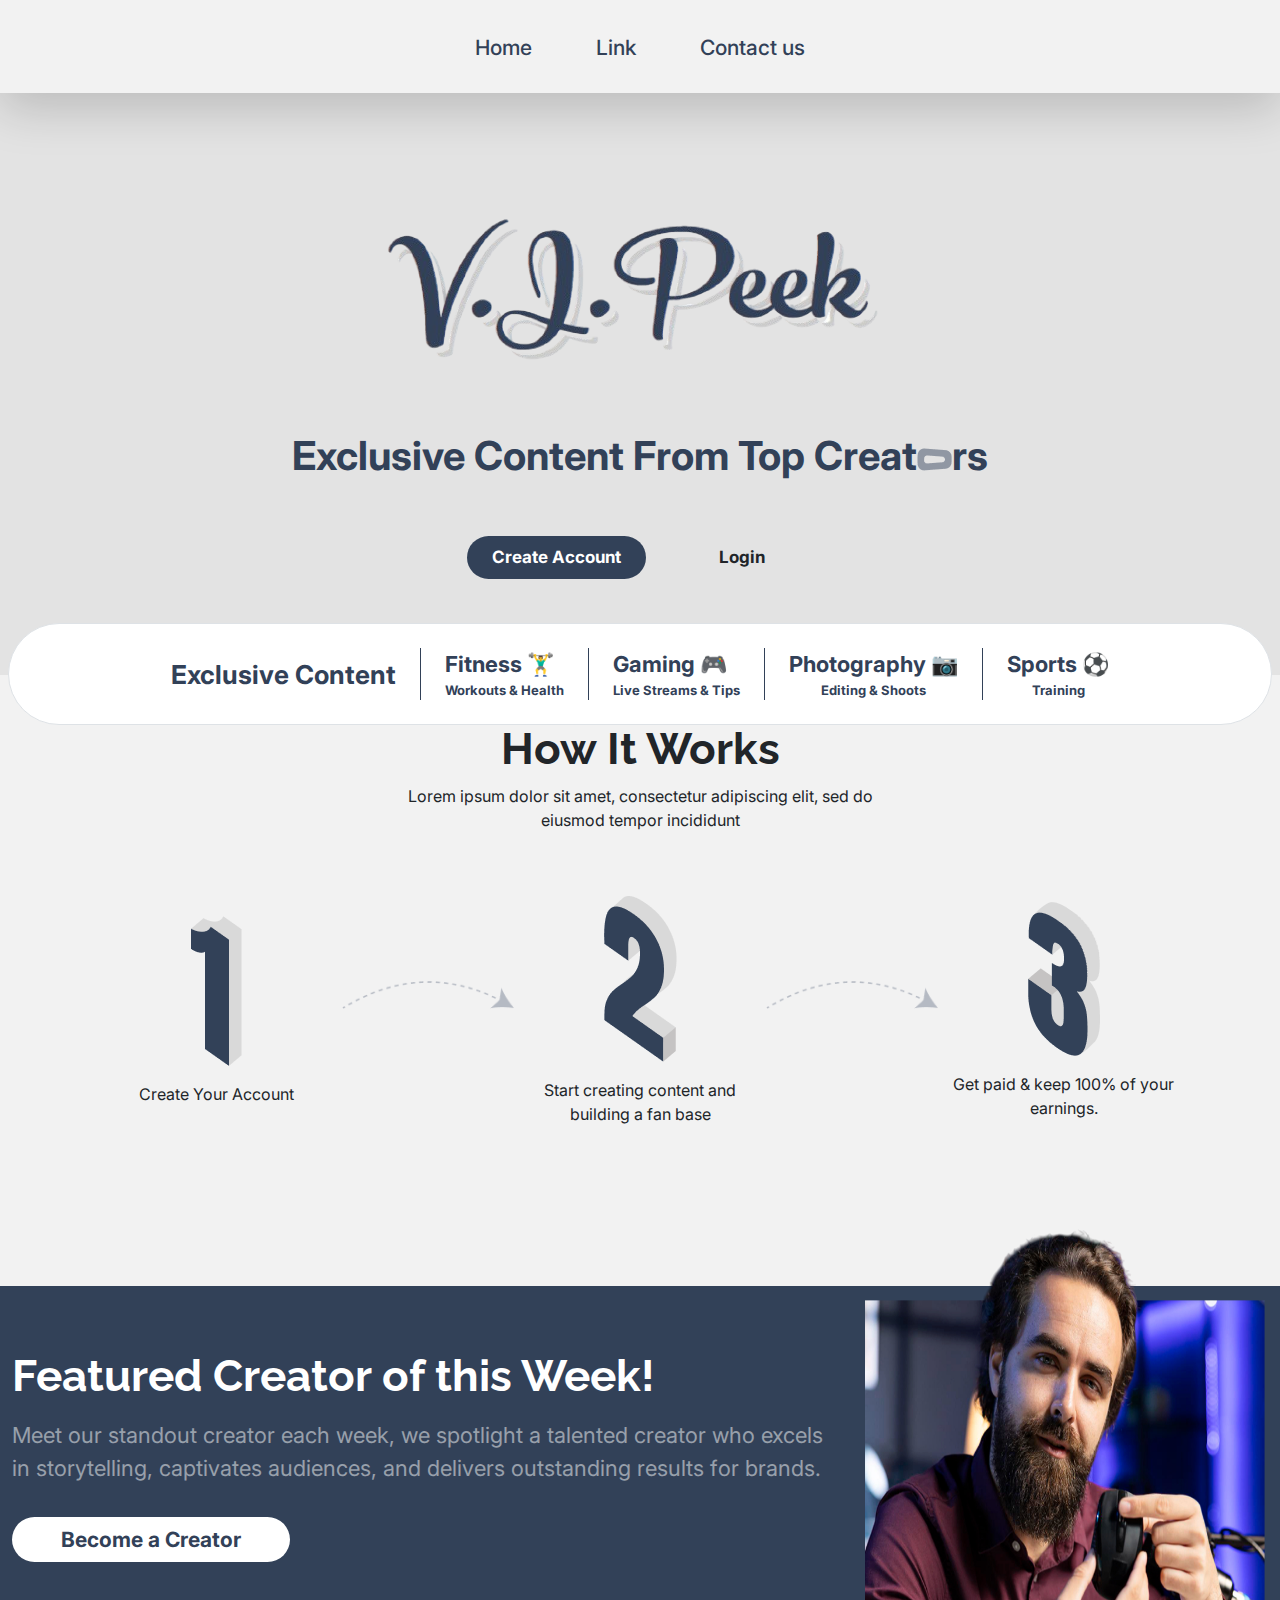
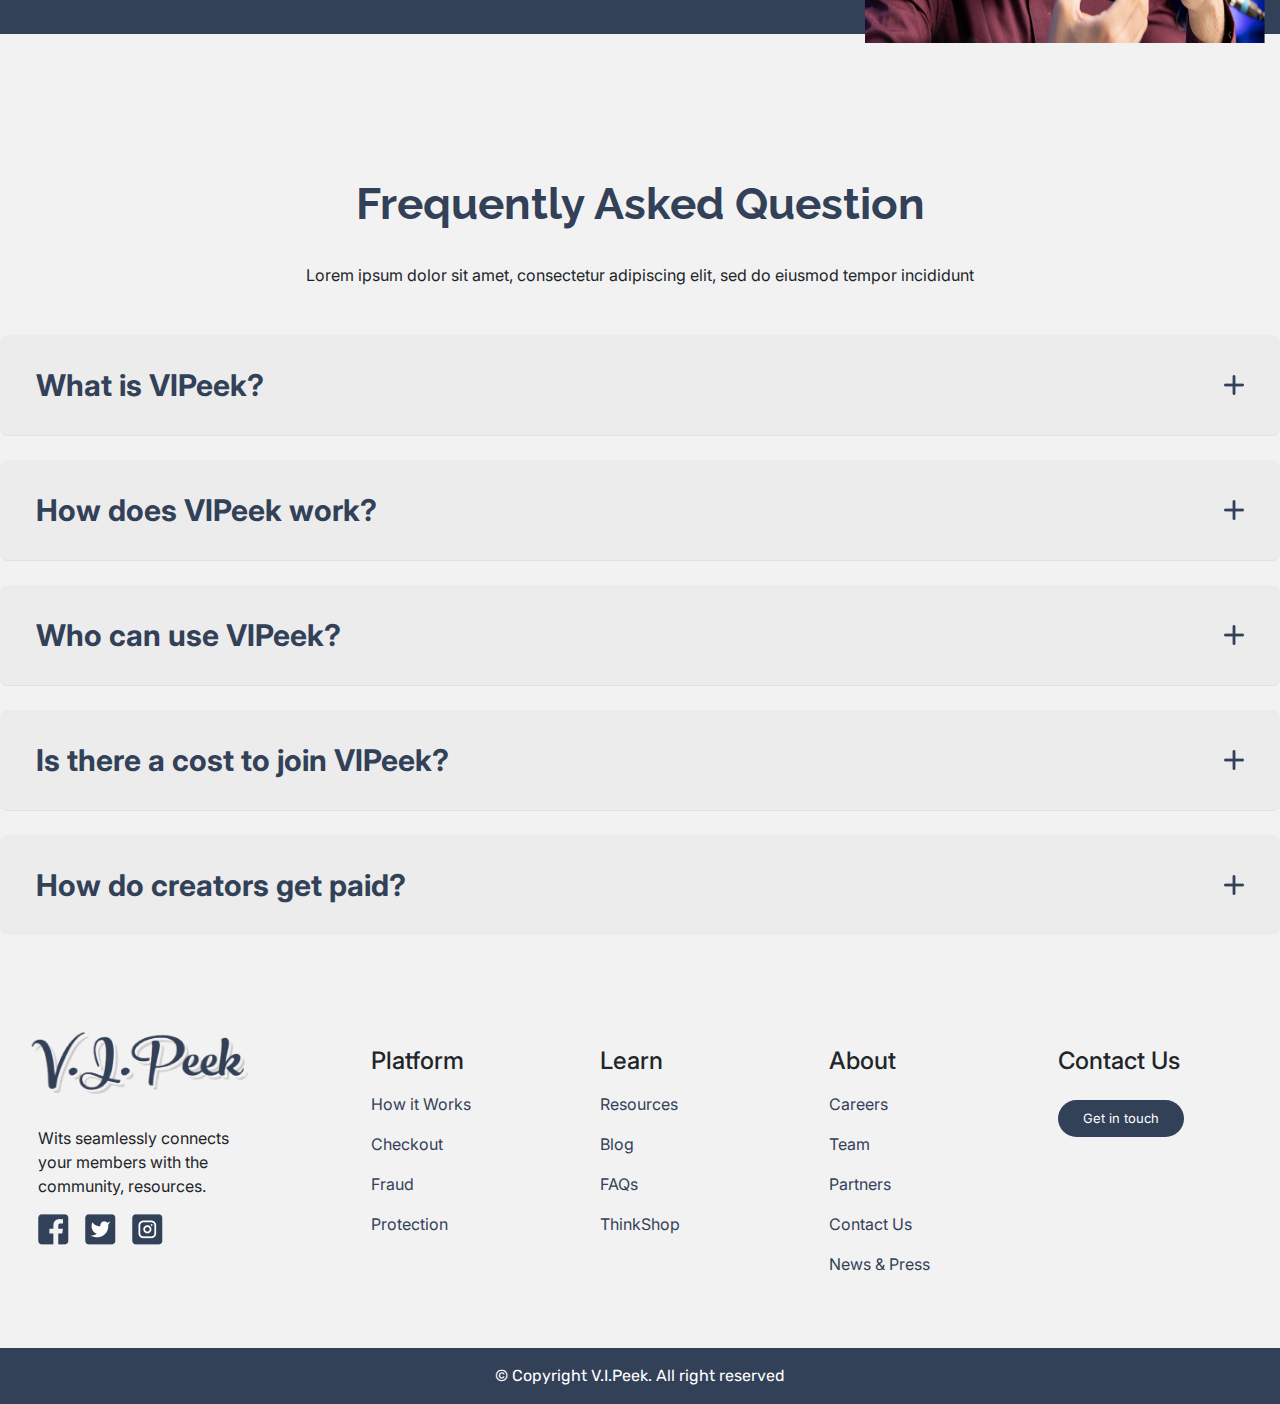
<file: index.html>
<!DOCTYPE html>
<html lang="en">
  <head>
    <meta charset="UTF-8" />
    <meta name="viewport" content="width=device-width, initial-scale=1.0" />
    <link
      href="https://cdn.jsdelivr.net/npm/bootstrap@5.3.3/dist/css/bootstrap.min.css"
      rel="stylesheet"
      integrity="sha384-QWTKZyjpPEjISv5WaRU9OFeRpok6YctnYmDr5pNlyT2bRjXh0JMhjY6hW+ALEwIH"
      crossorigin="anonymous"
    />
    <link
      rel="stylesheet"
      href="https://cdn.jsdelivr.net/npm/swiper@11/swiper-bundle.min.css"
    />

    <link rel="stylesheet" href="style.css" />
    <title>Home</title>
  </head>

  <body class="bg-page">
    <nav class="navbar navbar-expand shadow-lg py-4">
      <div class="container mx-auto">
        <!-- <button
          class="navbar-toggler"
          type="button"
          data-bs-toggle="collapse"
          data-bs-target="#navbarSupportedContent"
          aria-controls="navbarSupportedContent"
          aria-expanded="false"
          aria-label="Toggle navigation"
        >
          <span class="navbar-toggler-icon"></span>
        </button> -->
        <div class="collapse navbar-collapse" id="navbarSupportedContent">
          <ul
            class="navbar-nav me-auto mb-2 mb-lg-0 d-flex mx-auto font-inter font-md gap-5"
          >
            <li class="nav-item">
              <a class="nav-link" href="#">Home</a>
            </li>
            <li class="nav-item">
              <a class="nav-link" href="#">Link</a>
            </li>

            <li class="nav-item">
              <a class="nav-link" href="#">Contact us</a>
            </li>
          </ul>
        </div>
      </div>
    </nav>

    <!-- Button to Open the Modal -->

    <!-- Sign In Modal -->
    <div
      class="modal fade"
      id="signinModal"
      tabindex="-1"
      aria-labelledby="signinModalLabel"
      aria-hidden="true"
    >
      <div class="modal-dialog modal-dialog-centered">
        <div
          class="modal-content d-flex justify-content-center align-items-center"
        >
          <div class="modal-body rounded-4 bg-white font-inter signin-content">
            <div class="py-3 position-relative">
              <div class="section-w2 mx-auto">
                <div class="">
                  <div class="d-flex justify-content-between">
                    <img
                      src="/assests/38770BF6-9C5E-4BF8-854D-470DB7F1E33C_2.png"
                      alt=""
                      class="img-fluid w-50 signup-logo"
                    />
                    <div>
                      <img
                        src="/assests/Subtract.png"
                        class="img-fluid mt-3 me-2 position-absolute right-0 cursor-pointer"
                        alt=""
                        data-bs-dismiss="modal"
                        aria-label="Close"
                      />
                    </div>
                  </div>
                  <div class="my-2 my-md-5">
                    <h1 class="font-xxl fw-bold font-raleway">Sign In</h1>
                    <p class="font-xs font-inter text-blue">
                      Nice to see you again!
                    </p>
                  </div>
                  <div class="form mx-auto text-center">
                    <form class="">
                      <div class="form-group">
                        <input
                          type="email"
                          name=""
                          id=""
                          placeholder="Email"
                          class="w-100 py-2 mb-3"
                        />
                      </div>

                      <div class="form-group position-relative">
                        <input
                          type="password"
                          name=""
                          id=""
                          placeholder="Password"
                          class="w-100 py-2 mb-4"
                        />
                        <span
                          ><img
                            class="position-absolute eye"
                            src="/assests/Group 1000002935.png"
                            alt=""
                        /></span>
                      </div>

                      <div
                        class="d-flex align-items-center justify-content-between py-4"
                      >
                        <div class="d-flex">
                          <input type="checkbox" name="" id="" />
                          <p
                            class="mb-0 ms-3 font-inter fw-medium text-blue-50"
                          >
                            Remember Me
                          </p>
                        </div>
                        <p class="text-blue fw-medium font-inter mb-0 ms-3">
                          Forget Password
                        </p>
                      </div>
                      <div class="mb-4">
                        <a
                          href=""
                          class="btn bg-main-blue w-100 py-2 rounded-pill fw-bold text-white my-2 my-md-4"
                          >Sign In</a
                        >
                        <p class="font-inter">
                          Don’t have an account?
                          <a
                            href=""
                            class="text-blue text-decoration-none fw-semibold"
                            >Create Account</a
                          >
                        </p>
                      </div>

                      <div>
                        <div class="w-100 hr"></div>
                        <div class="or mx-auto fw-medium font-inter">Or</div>
                      </div>

                      <div
                        class="d-flex justify-content-between pb-md-3 signin"
                      >
                        <div class="py-4 mx-auto">
                          <a href="">
                            <img
                              src="/assests/Google logo.png"
                              class="img-fluid"
                              alt=""
                            />
                            <span class="text-blue ms-1 font-inter"
                              >Continue with
                              <span class="fw-semibold">Google</span></span
                            >
                          </a>
                        </div>
                        <div class="py-4 mx-auto signin">
                          <a href="">
                            <img
                              class="img-fluid"
                              src="/assests/Facebook_f_logo_(2021) 1.png"
                              alt=""
                            />
                            <span class="text-blue ms-1 font-inter"
                              >Continue with
                              <span class="fw-semibold">Facebook</span></span
                            >
                          </a>
                        </div>
                      </div>
                    </form>
                  </div>
                </div>
              </div>
            </div>
          </div>
        </div>
      </div>
    </div>

    <!-- Sign UP Modal -->

    <div
      class="modal fade"
      id="signupModal"
      tabindex="-1"
      aria-labelledby="signupModalLabel"
      aria-hidden="true"
    >
      <div class="modal-dialog modal-dialog-centered">
        <div
          class="modal-content d-flex justify-content-center align-items-center"
        >
          <div class="modal-body bg-white rounded-4 signin-content">
            <div class="py-3 position-relative">
              <div class="section-w2 mx-auto px-2">
                <div class="">
                  <div class="d-flex justify-content-between">
                    <img
                      src="/assests/38770BF6-9C5E-4BF8-854D-470DB7F1E33C_2.png"
                      alt=""
                      class="img-fluid w-50 signup-logo"
                    />
                    <div>
                      <img
                        src="/assests/Subtract.png"
                        class="img-fluid mt-3 me-2 position-absolute right-0 cursor-pointer"
                        data-bs-dismiss="modal"
                        aria-label="Close"
                        alt=""
                      />
                    </div>
                  </div>

                  <h1 class="font-xxl fw-bold font-raleway">Sign Up</h1>
                  <p class="font-xs font-inter text-blue">
                    Join us and start something great!
                  </p>

                  <div class="">
                    <div
                      class="rounded-pill border border-1 d-flex mx-auto p-1"
                      style="width: max-content"
                    >
                      <a
                        href=""
                        class="btn px-4 py-2 text-blue rounded-pill fw-semibold"
                        >Creator</a
                      >
                      <a
                        href=""
                        class="btn px-4 py-2 text-white bg-main-blue rounded-pill fw-semibold"
                        >Viewer</a
                      >
                    </div>
                    <p
                      class="text-center font-xs text-blue font-inter py-3 mb-0"
                    >
                      Select Account Type
                    </p>
                  </div>

                  <div class="form mx-auto text-center">
                    <form class="">
                      <div class="form-group">
                        <input
                          type="text"
                          name=""
                          id=""
                          placeholder="Full Name"
                          class="w-100 py-2 mb-4"
                        />
                      </div>

                      <div class="form-group">
                        <input
                          type="password"
                          name=""
                          id=""
                          placeholder="Email"
                          class="w-100 py-2 mb-4"
                        />
                      </div>

                      <div class="form-group position-relative">
                        <input
                          type="password"
                          id="passwordInput"
                          placeholder="Password"
                          class="w-100 py-2 mb-3"
                        />
                        <span>
                          <img
                            id="togglePassword"
                            class="position-absolute eye cursor-pointer"
                            src="/assests/Group 27205.png"
                            alt="Show Password"
                         
                          />
                        </span>
                      </div>

                      <div class="d-flex align-items-center">
                        <input type="checkbox" name="" id="" />
                        <p class="mb-0 ms-3 font-inter font-14">
                          I agree to all the
                          <span class="text-blue fw-semibold">Terms</span> and
                          <span class="fw-semibold text-blue">
                            Privacy Policies.</span
                          >
                        </p>
                      </div>
                      <div class="mb-4">
                        <a
                          href=""
                          class="btn bg-main-blue w-100 py-2 rounded-pill fw-bold text-white my-4"
                          >Create Account</a
                        >
                        <p class="font-inter">
                          Already have an account?
                          <a
                            href=""
                            class="text-blue text-decoration-none fw-semibold"
                            >Sign In</a
                          >
                        </p>
                      </div>

                      <div>
                        <div class="w-100 hr"></div>
                        <div class="or mx-auto fw-medium font-inter">Or</div>
                      </div>

                      <div class="d-flex justify-content-between signin">
                        <div class="py-4 mx-auto">
                          <a href="">
                            <img
                              src="/assests/Google logo.png"
                              class="img-fluid"
                              alt=""
                            />
                            <span class="text-blue ms-1 font-inter"
                              >Continue with
                              <span class="fw-semibold">Google</span></span
                            >
                          </a>
                        </div>
                        <div class="py-4 mx-auto signin">
                          <a href="">
                            <img
                              class="img-fluid"
                              src="/assests/Facebook_f_logo_(2021) 1.png"
                              alt=""
                            />
                            <span class="text-blue ms-1 font-inter"
                              >Continue with
                              <span class="fw-semibold">Facebook</span></span
                            >
                          </a>
                        </div>
                      </div>
                    </form>
                  </div>
                </div>
              </div>
            </div>
          </div>
        </div>
      </div>
    </div>

    <!-- end signupmodel -->

    <div class="container-fluid bg-header pt-4 pb-5">
      <div class="container mx-auto">
        <div class="d-flex flex-column">
          <img
            class="img-fluid mx-auto"
            src="/assests/38770BF6-9C5E-4BF8-854D-470DB7F1E33C_2.png"
            alt=""
          />
          <h1 class="text-blue fw-bold font-inter text-center">
            Exclusive Content From Top Creat<span
              ><img src="/assests/Vector (11).png" alt="" /></span
            >rs
          </h1>
        </div>

        <div class="main-btn d-flex justify-content-center gap-4 my-5">
          <a
            class="btn bg-main-blue text-white rounded-pill px-4 py-2"
            data-bs-toggle="modal"
            data-bs-target="#signupModal"
            href=""
            >Create Account</a
          >
          <a
            class="btn rounded-pill px-5 py-2"
            data-bs-toggle="modal"
            data-bs-target="#signinModal"
            href=""
            >Login</a
          >
        </div>
      </div>
    </div>

    <div
      class="section-w mx-lg-auto position-relative shadow-sm exclusivecontent-wrapper"
    >
      <div
        class="exclusivecontent mx-2 d-flex justify-content-center align-items-center px-lg-4 py-lg-4 border rounded-pill position-absolute top1 bg-white font-raleway text-blue"
      >
        <div class="font-xl fw-bold px-4 ms-500">Exclusive Content</div>
        <div class="font-lg fw-bold px-4 border-1 border-start border-end">
          Fitness 🏋️‍♂️
          <span class="font-xs d-block text-center">Workouts & Health</span>
        </div>
        <div class="font-lg fw-bold px-4 border-1 border-end">
          Gaming 🎮
          <span class="font-xs d-block text-center">Live Streams & Tips</span>
        </div>
        <div class="font-lg fw-bold px-4 border-1 border-end">
          Photography 📷
          <span class="font-xs d-block text-center">Editing & Shoots</span>
        </div>
        <div class="font-lg fw-bold px-4">
          Sports ⚽ <span class="font-xs d-block text-center">Training</span>
        </div>
      </div>
    </div>

    <!-- Top Creators Section -->
    <!-- <div class="top-creators">
      <div class="section-w mx-auto">
        <div
          class="creators-container my-5 py-6 d-flex align-items-center container"
        >

          <div
            class="circle position-relative ms-3"
            onclick="topCreatorsSwiper.slidePrev()"
          >
            <img
              class="position-absolute center-div ms-auto"
              src="/assests/Frame.png"
              alt="Previous"
            />
          </div>

          <div class="mx-auto text-center font-inter text-width">
            <h1 class="font-xxl fw-bold font-raleway text-blue">
              Top Creators
            </h1>
            <p class="text-base text-blue font-variation">
              Lorem ipsum dolor sit amet, consectetur adipiscing elit, sed do
              eiusmod tempor incididunt.
            </p>
            <a
              class="btn bg-main-blue text-white rounded-pill px-4 py-2"
              href="#"
              >Explore More</a
            >
          </div>


          <div
            class="circle position-relative me-3"
            onclick="topCreatorsSwiper.slideNext()"
          >
            <img
              class="position-absolute center-div ms-auto"
              src="/assests/Vector.png"
              alt="Next"
            />
          </div>
        </div>


      </div>
    </div> -->

    <!-- trending -->

    <!-- Work -->

    <div class="work">
      <div class="creator my-5 d-flex align-items-center container">
        <div class="mx-auto text-center font-inter">
          <h1 class="font-xxl fw-bold font-raleway">How It Works</h1>
          <p class="">
            Lorem ipsum dolor sit amet, consectetur adipiscing elit, sed do
            <br />
            eiusmod tempor incididunt
          </p>
        </div>
      </div>

      <div class="mx-auto section-w1">
        <div
          class="d-flex justify-content-between align-items-center text-center"
        >
          <div class="d-flex flex-column w-25 align-items-center">
            <div class="flex">
              <img src="/assests/Group.png" alt="" class="img-fluid mx-auto" />
            </div>
            <p class="my-3">Create Your Account</p>
          </div>
          <div>
            <img src="/assests/Group (3).png" alt="" class="img-fluid mb-5" />
          </div>

          <div class="d-flex flex-column w-25 align-items-center">
            <div class="flex">
              <img
                src="/assests/Group (1).png"
                alt=""
                class="img-fluid mx-auto"
              />
            </div>
            <p class="my-3">Start creating content and building a fan base</p>
          </div>

          <div>
            <img src="/assests/Group (3).png" alt="" class="img-fluid mb-5" />
          </div>

          <div class="d-flex flex-column w-25 align-items-center">
            <div class="flex">
              <img
                src="/assests/Group (2).png"
                alt=""
                class="img-fluid mx-auto"
              />
            </div>
            <p class="my-3">Get paid & keep 100% of your earnings.</p>
          </div>
        </div>
      </div>
    </div>

    <!--  -->

    <div class="py-6">
      <div class="container-fluid bg-main-blue1 my-5">
        <div class="section-w mx-auto">
          <div class="row d-flex flex-wrap align-items-center text-white">
            <div class="col-lg-8 py-5 text-center text-lg-start featured">
              <h1 class="font-xxl font-raleway fw-bold my-3">
                Featured Creator of this Week!
              </h1>
              <p class="font-md1 font-inter text-white-50">
                Meet our standout creator each week, we spotlight a talented
                creator who excels in storytelling, captivates audiences, and
                delivers outstanding results for brands.
              </p>
              <a
                href=""
                class="btn bg-white rounded-pill px-5 fw-bold text-blue font-md mt-3 mb-4"
              >
                Become a Creator
              </a>
            </div>

            <div class="col-lg-4 position-relative">
              <div class="bg-blur3 position-absolute"></div>
              <div class="bg-blur4 position-absolute"></div>
              <div class="position-relative text-center">
                <img
                  src="/assests/Group 1.png"
                  class="img-fluid position-absolute featured-img d-none d-lg-flex"
                  alt=""
                />
                <img
                  src="/assests/Group 1.png"
                  class="img-fluid d-lg-none"
                  alt=""
                />
              </div>
            </div>
          </div>
        </div>
      </div>
    </div>

    <!--Accordion  -->

    <div class="section-w mx-auto homepage-accordion">
      <div class="mx-auto text-center font-inter">
        <h1 class="font-xxl fw-bold font-raleway text-blue">
          Frequently Asked Question
        </h1>
        <p class="font-base">
          <br />
          Lorem ipsum dolor sit amet, consectetur adipiscing elit, sed do
          eiusmod tempor incididunt
        </p>
      </div>

      <!-- accordion -->
      <div class="accordion accordion-flush my-5" id="accordionFlushExample">
        <div class="accordion-item p-3 rounded-3">
          <h2 class="accordion-header">
            <button
              class="accordion-button collapsed fw-bold text-blue font-inter"
              type="button"
              data-bs-toggle="collapse"
              data-bs-target="#flush-collapseOne"
              aria-expanded="false"
              aria-controls="flush-collapseOne"
            >
              What is VIPeek?
            </button>
          </h2>
          <div
            id="flush-collapseOne"
            class="accordion-collapse collapse"
            data-bs-parent="#accordionFlushExample"
          >
            <div class="accordion-body">
              ViPeek is a platform that helps businesses connect with creators
              to promote their brands through engaging video content.
            </div>
          </div>
        </div>
        <br />
        <div class="accordion-item p-3 rounded-3">
          <h2 class="accordion-header">
            <button
              class="accordion-button collapsed fw-bold text-blue font-inter"
              type="button"
              data-bs-toggle="collapse"
              data-bs-target="#flush-collapseTwo"
              aria-expanded="false"
              aria-controls="flush-collapseTwo"
            >
              How does VIPeek work?
            </button>
          </h2>
          <div
            id="flush-collapseTwo"
            class="accordion-collapse collapse"
            data-bs-parent="#accordionFlushExample"
          >
            <div class="accordion-body">
              ViPeek is a platform that helps businesses connect with creators
              to promote their brands through engaging video content.
            </div>
          </div>
        </div>
        <br />
        <div class="accordion-item p-3 rounded-3">
          <h2 class="accordion-header">
            <button
              class="accordion-button collapsed fw-bold text-blue font-inter"
              type="button"
              data-bs-toggle="collapse"
              data-bs-target="#flush-collapseThree"
              aria-expanded="false"
              aria-controls="flush-collapseThree"
            >
              Who can use VIPeek?
            </button>
          </h2>
          <div
            id="flush-collapseThree"
            class="accordion-collapse collapse"
            data-bs-parent="#accordionFlushExample"
          >
            <div class="accordion-body">
              ViPeek is a platform that helps businesses connect with creators
              to promote their brands through engaging video content.
            </div>
          </div>
        </div>
        <br />
        <div class="accordion-item p-3 rounded-3">
          <h2 class="accordion-header">
            <button
              class="accordion-button collapsed fw-bold text-blue font-inter"
              type="button"
              data-bs-toggle="collapse"
              data-bs-target="#flush-collapseFour"
              aria-expanded="false"
              aria-controls="flush-collapseFour"
            >
              Is there a cost to join VIPeek?
            </button>
          </h2>
          <div
            id="flush-collapseFour"
            class="accordion-collapse collapse"
            data-bs-parent="#accordionFlushExample"
          >
            <div class="accordion-body">
              ViPeek is a platform that helps businesses connect with creators
              to promote their brands through engaging video content.
            </div>
          </div>
        </div>
        <br />
        <div class="accordion-item p-3 rounded-3">
          <h2 class="accordion-header">
            <button
              class="accordion-button collapsed fw-bold text-blue font-inter"
              type="button"
              data-bs-toggle="collapse"
              data-bs-target="#flush-collapseFive"
              aria-expanded="false"
              aria-controls="flush-collapseFive"
            >
              How do creators get paid?
            </button>
          </h2>
          <div
            id="flush-collapseFive"
            class="accordion-collapse collapse"
            data-bs-parent="#accordionFlushExample"
          >
            <div class="accordion-body">
              ViPeek is a platform that helps businesses connect with creators
              to promote their brands through engaging video content.
            </div>
          </div>
        </div>
      </div>
    </div>

    <!--  -->

    <footer class="mt-6 mb-5">
      <div class="section-w mx-auto">
        <div
          class="row d-none footer-wrapper d-sm-flex justify-content-around position-relative mx-3 "
        >
          <div class="col-md-3 col-sm-12 mb-4">
            <div class="">
              <div class="footer-logo">
                <img
                  src="/assests/38770BF6-9C5E-4BF8-854D-470DB7F1E33C_2.png"
                  alt=""
                  style="max-width: 350px"
                />
              </div>
              <p class="font-base" style="max-width: 200px">
                Wits seamlessly connects your members with the community,
                resources.
              </p>

              <div class="socialIcon d-flex justify-content-start gap-3 ">
                <img src="/assests/facebook.png" alt="" class="img-fluid" />
                <img src="/assests/twitter.png" alt="" class="img-fluid" />
                <img src="/assests/instagram.png" alt="" class="img-fluid" />
              </div>
            </div>
          </div>
          <div class="footer-links col-sm-3 col-md-2 ">
            <h1 class="">Platform</h1>
            <ul>
              <li><a href="">How it Works</a></li>
              <li><a href="">Checkout</a></li>
              <li><a href="">Fraud</a></li>
              <li><a href="">Protection</a></li>
            </ul>
          </div>

          <div class="footer-links col-md-2 col-sm-3">
            <h1 class="">Learn</h1>
            <ul>
              <li><a href="">Resources</a></li>
              <li><a href="">Blog</a></li>
              <li><a href="">FAQs</a></li>
              <li><a href="">ThinkShop</a></li>
            </ul>
          </div>

          <div class="footer-links col-md-2 col-sm-3">
            <h1 class="">About</h1>
            <ul>
              <li><a href="">Careers</a></li>
              <li><a href="">Team</a></li>
              <li><a href="">Partners</a></li>
              <li><a href="">Contact Us</a></li>
              <li><a href="">News & Press</a></li>
            </ul>
          </div>

          <div
            class="d-flex justify-content-start flex-column align-items-start footer-contact col-md-2 col-sm-3 pe-0"
          >
            <h1 class="">Contact Us</h1>

            <a
              href=""
              class="btn bg-main-blue px-3 px-lg-4 py-2 font-xs rounded-pill text-white my-3"
              >Get in touch
            </a>
          </div>
        </div>
        <div
        class="row footer-wrapper  d-flex d-sm-none justify-content-around position-relative mx-3 "
      >
        <div class="col-12 mb-4">
          <div class="">
            <div class="footer-logo">
              <img
                src="/assests/38770BF6-9C5E-4BF8-854D-470DB7F1E33C_2.png"
                alt=""
                style="max-width: 350px"
              />
            </div>
            <p class="font-base" style="max-width: 200px">
              Wits seamlessly connects your members with the community,
              resources.
            </p>

            <div class="socialIcon d-flex justify-content-start gap-3 ">
              <img src="/assests/facebook.png" alt="" class="img-fluid" />
              <img src="/assests/twitter.png" alt="" class="img-fluid" />
              <img src="/assests/instagram.png" alt="" class="img-fluid" />
            </div>
          </div>
        </div>
        <div class="footer-links col-6 ">
          <h1 class="">Platform</h1>
          <ul>
            <li><a href="">How it Works</a></li>
            <li><a href="">Checkout</a></li>
            <li><a href="">Fraud</a></li>
            <li><a href="">Protection</a></li>
          </ul>
        </div>

        <div class="footer-links col-6">
          <h1 class="">Learn</h1>
          <ul>
            <li><a href="">Resources</a></li>
            <li><a href="">Blog</a></li>
            <li><a href="">FAQs</a></li>
            <li><a href="">ThinkShop</a></li>
          </ul>
        </div>

        <div class="footer-links col-md-2 col-6">
          <h1 class="">About</h1>
          <ul>
            <li><a href="">Careers</a></li>
            <li><a href="">Team</a></li>
            <li><a href="">Partners</a></li>
            <li><a href="">Contact Us</a></li>
            <li><a href="">News & Press</a></li>
          </ul>
        </div>

        <div
          class="d-flex justify-content-start flex-column align-items-start footer-contact col-md-2 col-6 pe-0"
        >
          <h1 class="">Contact Us</h1>

          <a
            href=""
            class="btn bg-main-blue px-3 px-lg-4 py-2 font-xs rounded-pill text-white my-3"
            >Get in touch
          </a>
        </div>
      </div>
      </div>
    </footer>
    <div class="container-fluid bg-main-blue text-white py-3 text-center">
      <p class="m-0 font-rubik">© Copyright V.I.Peek. All right reserved</p>
    </div>

    <script src="https://cdn.jsdelivr.net/npm/swiper@11/swiper-bundle.min.js"></script>

    <script
      src="https://cdn.jsdelivr.net/npm/bootstrap@5.3.3/dist/js/bootstrap.bundle.min.js"
      integrity="sha384-YvpcrYf0tY3lHB60NNkmXc5s9fDVZLESaAA55NDzOxhy9GkcIdslK1eN7N6jIeHz"
      crossorigin="anonymous"
    ></script>
    <script src="index.js"></script>
  </body>
</html>
</file>
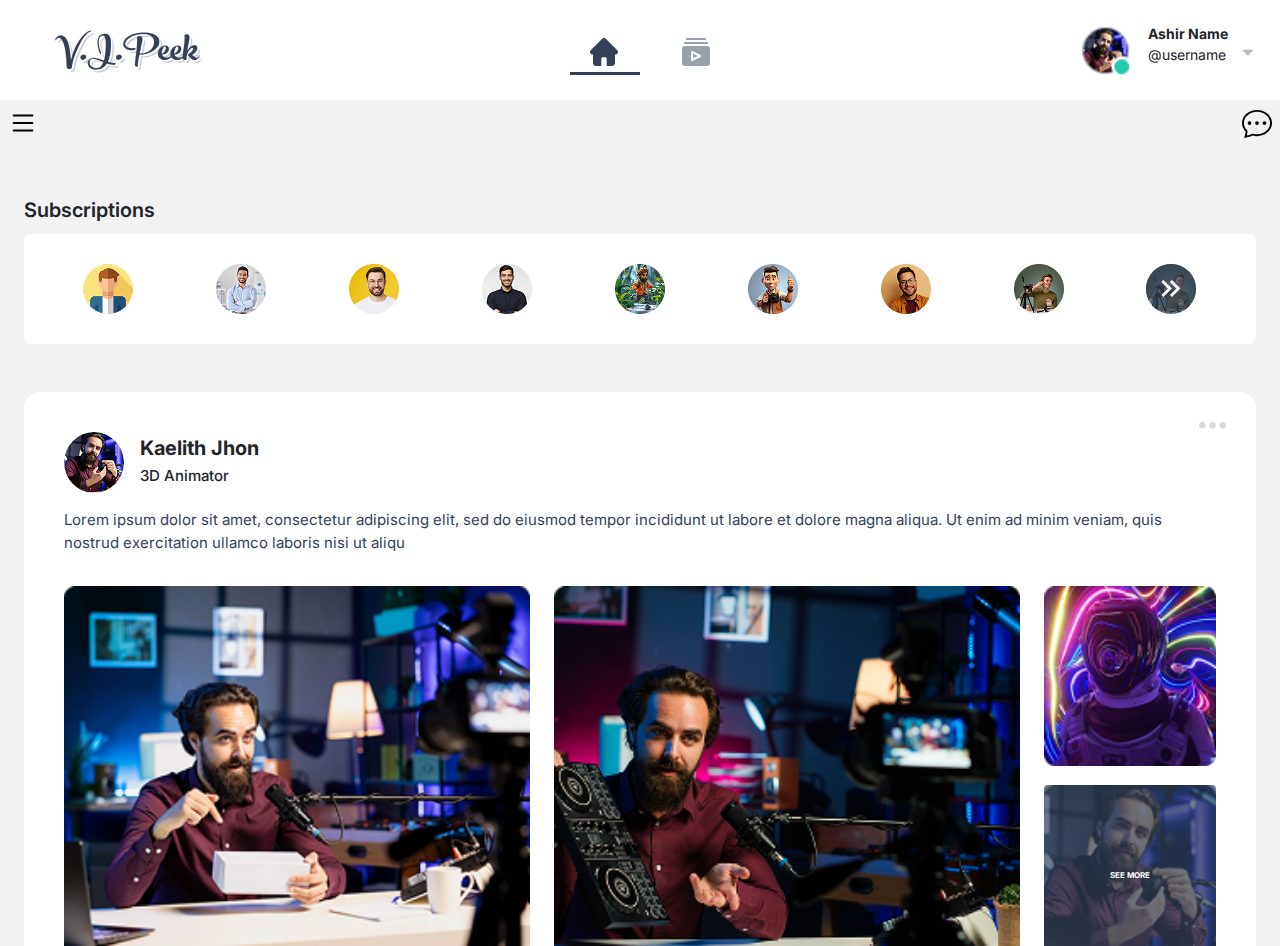
<file: feed.html>
<!DOCTYPE html>
<html lang="en">
  <head>
    <meta charset="UTF-8" />
    <meta name="viewport" content="width=device-width, initial-scale=1.0" />

    <link
      href="https://cdn.jsdelivr.net/npm/bootstrap@5.3.3/dist/css/bootstrap.min.css"
      rel="stylesheet"
      integrity="sha384-QWTKZyjpPEjISv5WaRU9OFeRpok6YctnYmDr5pNlyT2bRjXh0JMhjY6hW+ALEwIH"
      crossorigin="anonymous"
    />
    <link rel="stylesheet" href="style.css" />
    <title>Document</title>
  </head>
  <body class="bg-light-gray">
    <nav class="navbar navbar-expand bg-white main-nav">
      <div
        class="container-fluid d-flex justify-content-between w-100 mx-xxl-5"
      >
        <div class="d-flex flex-column align-items-center">
          <img
            src="/assests/38770BF6-9C5E-4BF8-854D-470DB7F1E33C 2.png"
            alt=""
          />
          <p
            class="text-blue font-inter fw-bold brand-text m-0 d-none d-lg-block"
          >
            Exclusive Content From Top Creat
            <span><img src="/assests/Vector (11).png" alt="" /></span>rs
          </p>
        </div>

        <ul
          class="navbar-nav d-flex align-items-center gap-lg-5 me-auto mb-2 mb-lg-0 ps-5"
        >
          <li class="nav-item">
            <div class="search-bar position-relative">
              <input
                type="search"
                class="py-2 rounded-pill px-3"
                placeholder="Search"
              />
              <span
                ><img src="/assests/images.png" class="searchIcon" alt=""
              /></span>
            </div>
          </li>
          <li class="nav-item mx-lg-3 navlink1">
            <a href="/feed.html" class="active"
              ><img src="/assests/Vector (4).svg" alt=""
            /></a>
          </li>
          <li class="nav-item mx-lg-3">
            <a href="/subscription.html"
              ><img src="/assests/Layer 15.svg" alt=""
            /></a>
          </li>
        </ul>
        <div class="d-flex justify-content-between align-items-center gap-3">
          <div class="position-relative">
            <a href="">
              <img src="/assests/fi-sr-bell.svg" class="img-fluid" alt="" />
              <span
                class="bg-main-blue text-white px-2 font-14 fw-semibold rounded-3 position-absolute nav-notification"
              >
                2</span
              >
            </a>
          </div>
          <div class="position-relative">
            <a href="">
              <img
                src="/assests/fi-sr-envelope (1).svg"
                class="img-fluid mx-3"
                alt=""
              />
              <span
                class="bg-main-blue text-white px-2 font-14 fw-semibold rounded-3 position-absolute msg-notification"
                >2</span
              >
            </a>
          </div>
          <div
            class="d-flex align-items-center profile position-relative cursor-pointer"
            id="profileToggle"
          >
            <img src="/assests/Avatar.png" class="userIcon mx-3" alt="" />
            <p
              class="d-flex flex-column font-inter fw-bold font-14 d-none d-lg-flex"
            >
              Ashir Name <span class="font-xss fw-normal">@username</span>
            </p>
            <img
              src="/assests/Icon (1).png"
              class="img-fluid my-2 mx-2"
              alt=""
            />
          </div>

          <div class="menu" id="dropdownMenu">
            <ul>
              <li>
                <a href="profile.html"
                  ><img src="/assests/Icon.svg" alt="" />&nbsp;Profile</a
                >
              </li>
              <li>
                <a href="messages.html"
                  ><img
                    src="/assests/fi-sr-envelope.svg"
                    alt=""
                  />&nbsp;Messages</a
                >
              </li>
              <li>
                <a href="support.html"
                  ><img
                    src="/assests/Group 1000002901.svg"
                    alt=""
                  />&nbsp;Help</a
                >
              </li>
              <li>
                <a href="#"
                  ><img src="/assests/Group.svg" alt="" />&nbsp;Sign Out</a
                >
              </li>
            </ul>
          </div>
        </div>
      </div>
    </nav>

    <nav class="navbar navbar-expand bg-white responsive-nav">
      <div class="container-fluid w-100">
        <div class="d-flex justify-content-between w-100">
          <div class="d-flex flex-column align-items-center nav-brand">
            <img
              src="/assests/38770BF6-9C5E-4BF8-854D-470DB7F1E33C 2.png"
              alt=""
            />
          </div>
          <div
            class="collapse navbar-collapse d-flex justify-content-end"
            id="navbarSupportedContent"
          >
            <ul
              class="navbar-nav d-none d-md-flex justify-content-center align-items-center gap-5 mx-auto mb-2 mb-lg-0"
            >
              <li class="nav-item navlink1">
                <a href="feed.html" class="active"
                  ><img src="/assests/Vector (4).svg" alt=""
                /></a>
              </li>
              <li class="nav-item mx-lg-3">
                <a href="subscription.html"
                  ><img src="/assests/Layer 15.svg" alt=""
                /></a>
              </li>
            </ul>

            <div
              class="d-flex align-items-center cursor-pointer profile"
              id="profileToggle2"
            >
              <img src="/assests/Avatar.png" class="userIcon mx-sm-3" alt="" />
              <p
                class="d-flex flex-column font-inter fw-bold font-14 d-none d-md-flex username-nav"
              >
                Ashir Name <span class="font-xss fw-normal">@username</span>
              </p>
              <img
                src="/assests/Icon (1).png"
                class="img-fluid my-2 mx-2"
                alt=""
              />
            </div>

            <div class="menu" id="dropdownMenu2">
              <ul>
                <li>
                  <a href="profile.html"
                    ><img src="/assests/Icon.svg" alt="" />&nbsp;Profile</a
                  >
                </li>
                <li>
                  <a href="messages.html"
                    ><img
                      src="/assests/fi-sr-envelope.svg"
                      alt=""
                    />&nbsp;Messages</a
                  >
                </li>
                <li>
                  <a href="support.html"
                    ><img
                      src="/assests/Group 1000002901.svg"
                      alt=""
                    />&nbsp;Help</a
                  >
                </li>
                <li>
                  <a href="#"
                    ><img src="/assests/Group.svg" alt="" />&nbsp;Sign Out</a
                  >
                </li>
              </ul>
            </div>
          </div>
        </div>
      </div>
    </nav>

    <main>
      <div class="container-fluid px-0">
        <div class="d-flex justify-content-between mx-2">
          <div class="sidebar-icon py-2">
            <img src="/assests/list.svg" class="sidebar-icon-width" alt="" />
          </div>
          <div class="chat-side-icon py-2" id="chatIcon">
            <img
              src="/assests/chat-dots.svg"
              class="sidebar-icon-width"
              alt=""
            />
          </div>
        </div>
        <div class="feed-wrapper d-flex justify-content-between">
          <!-- sidebar -->
          <div class="sidebar px-4" id="sideBox">
            <div
              class="sidebar-close-icon d-flex ms-auto w-100"
              id="closeSidebar"
            >
              <img src="/assests/x.svg" class="ms-auto" alt="" />
            </div>
            <ul>
              <li>
                <a href="feed.html"
                  ><img src="/assests/Vector (1).svg" alt="" /><span
                    class="sidebar-text"
                    >Home</span
                  ></a
                >
              </li>
              <li>
                <a href="profile.html"
                  ><img src="/assests/Icon (5).svg" alt="" /><span
                    class="sidebar-text"
                    >Profile</span
                  ></a
                >
              </li>
              <li>
                <a href="subscriptionmanagement.html"
                  ><img src="/assests/Subtract.svg" alt="" /><span
                    class="sidebar-text"
                    >Subscription Management</span
                  ></a
                >
              </li>
              <li>
                <a href="wallet.html"
                  ><img src="/assests/empty-wallet.svg" alt="" /><span
                    class="sidebar-text"
                    >Wallet & Payments</span
                  ></a
                >
              </li>
              <li class="position-relative">
                <a href="messages.html">
                  <span
                    class="text-white rounded-2 position-absolute side-notification"
                  >
                    2</span
                  >
                  <img src="/assests/fi-sr-envelope.svg" alt="" /><span
                    class="sidebar-text"
                    >Messages</span
                  ></a
                >
              </li>
              <li>
                <a href="purchaseHistory.html"
                  ><img src="/assests/Group 1000002900.svg" alt="" /><span
                    class="sidebar-text"
                    >Purchase History</span
                  ></a
                >
              </li>
              <li>
                <a href="support.html"
                  ><img src="/assests/Group 1000002901.svg" alt="" /><span
                    class="sidebar-text"
                    >Support & Help Center</span
                  ></a
                >
              </li>
              <li>
                <a class="mt-auto" href="">
                  <img src="/assests/Group.svg" alt="" />
                  <span class="sidebar-text">Logout</span>
                </a>
              </li>
            </ul>
          </div>

          <!-- subscription or main -->
          <div class="subscription-wrapper px-md-3 mx-2">
            <div class="feed-subscription w-100 section-feed">
              <div class="feed-main1 mx-auto mt-5">
                <h1>Subscriptions</h1>
                <div
                  class="d-flex justify-content-around gap-2 gap-md-3 gap-lg-4 bg-white p1-40 rounded-3 overflow-auto"
                >
                  <img src="/assests/Ellipse 50.png" alt="" />
                  <img src="/assests/Ellipse 50 (1).png" alt="" />
                  <img src="/assests/Ellipse 50 (2).png" alt="" />
                  <img src="/assests/Ellipse 50 (3).png" alt="" />
                  <img src="/assests/Ellipse 50 (4).png" alt="" />
                  <img src="/assests/Ellipse 50 (5).png" alt="" />
                  <img src="/assests/Ellipse 50 (6).png" alt="" />
                  <img src="/assests/Ellipse 50 (7).png" alt="" />
                  <div class="subscription position-relative arrow-more">
                    <img src="/assests/Ellipse 50 (7).png" alt="" />
                  </div>
                </div>
              </div>

              <div class="feed-main2 mt-5">
                <div
                  class="feed2-wrapper bg-white rounded-4 p-40 position-relative"
                >
                  <div>
                    <img
                      src="/assests/Group 1000002889.png"
                      class="position-absolute more-info img-fluid"
                      alt=""
                    />
                  </div>

                  <div class="feed-title d-flex gap-3 flex-wrap">
                    <div><img src="/assests/Ellipse 53.png" alt="" /></div>
                    <div>
                      <p class="profile-name mb-0">Kaelith Jhon</p>
                      <p class="designation mb-0">3D Animator</p>
                    </div>
                  </div>
                  <div class="py-3 post-text">
                    <p>
                      Lorem ipsum dolor sit amet, consectetur adipiscing elit,
                      sed do eiusmod tempor incididunt ut labore et dolore magna
                      aliqua. Ut enim ad minim veniam, quis nostrud exercitation
                      ullamco laboris nisi ut aliqu
                    </p>
                  </div>
                  <div class="post-img">
                    <div class="row d-flex gap-lg-0">
                      <div class="col-sm-6 col-lg-5 mb-3">
                        <img
                          src="/assests/Rectangle 3818.png"
                          class=""
                          alt=""
                        />
                      </div>

                      <div class="col-sm-6 col-lg-5 mb-3">
                        <img
                          src="/assests/Rectangle 3821.png"
                          class="mb-2"
                          alt=""
                        />
                      </div>

                      <div
                        class="col-12 col-lg-2 position-relative d-flex flex-lg-column justify-content-between mb-3"
                      >
                        <div class="w-48">
                          <img
                            src="/assests/Rectangle 3819.png"
                            class="mb-2"
                            alt=""
                          />
                        </div>
                        <div class="see_more">
                          <img
                            src="/assests/Rectangle 3820.png"
                            class="mb-2"
                            alt=""
                          />
                        </div>
                      </div>
                    </div>
                  </div>

                  <div
                    class="like-section d-flex justify-content-around align-items-center py-3 mt-4"
                  >
                    <div>
                      <a
                        href=""
                        class="d-flex flex-column align-items-center flex-sm-row"
                      >
                        <div>
                          <img
                            src="/assests/Group 1000002890.png"
                            alt=""
                            class="img-fluid me-1"
                          />
                        </div>

                        <span class="d-block d-sm-flex">Like</span>
                      </a>
                    </div>
                    <div>
                      <a
                        href=""
                        class="d-flex flex-column align-items-center flex-sm-row"
                      >
                        <div>
                          <img
                            src="/assests/Vector (16).png"
                            alt=""
                            class="img-fluid me-1"
                          />
                        </div>

                        <span class="d-block d-sm-flex ms-1">Comment</span>
                      </a>
                    </div>
                    <div>
                      <a
                        href=""
                        class="d-flex flex-column align-items-center flex-sm-row"
                      >
                        <div>
                          <img
                            src="/assests/Vector (15).png"
                            alt=""
                            class="img-fluid me-1"
                          />
                        </div>

                        <span class="d-block d-sm-flex ms-1">Share</span>
                      </a>
                    </div>
                  </div>
                </div>
              </div>

              <div class="feed-main4 mt-5">
                <div
                  class="feed2-wrapper bg-white rounded-4 p-40 position-relative"
                >
                  <div>
                    <img
                      src="/assests/Group 1000002889.png"
                      class="position-absolute more-info img-fluid"
                      alt=""
                    />
                  </div>

                  <div class="feed-title d-flex gap-3">
                    <div><img src="/assests/Ellipse 53.png" alt="" /></div>
                    <div>
                      <p class="profile-name mb-0">Kaelith Jhon</p>
                      <p class="designation mb-0">3D Animator</p>
                    </div>
                  </div>
                  <div class="py-3 post-text">
                    <p>
                      Lorem ipsum dolor sit amet, consectetur adipiscing elit,
                      sed do eiusmod tempor incididunt ut labore et dolore magna
                      aliqua. Ut enim ad minim veniam, quis nostrud exercitation
                      ullamco laboris nisi ut aliquip ex ea commodo consequat.
                      Duis aute irure dolor in reprehenderit in voluptate velit
                      esse cillum dolore eu fugiat nulla pariatur. Excepteur
                      sint occaecat cupidatat non proident, sunt in culpa qui
                      officia deserunt mollit anim id est laborum.
                    </p>
                  </div>

                  <div class="d-flex justify-content-center video-play">
                      <img src="/assests/Rectangle 3818 (4).png" class="img-fluid " alt="">
                  </div>


                  <div
                    class="like-section d-flex justify-content-around align-items-center py-3 mt-4"
                  >
                    <div>
                      <a
                        href=""
                        class="d-flex flex-column align-items-center flex-sm-row"
                      >
                        <div>
                          <img
                            src="/assests/Group 1000002890.png"
                            alt=""
                            class="img-fluid me-1"
                          />
                        </div>

                        <span class="d-block d-sm-flex">Like</span>
                      </a>
                    </div>
                    <div>
                      <a
                        href=""
                        class="d-flex flex-column align-items-center flex-sm-row"
                      >
                        <div>
                          <img
                            src="/assests/Vector (16).png"
                            alt=""
                            class="img-fluid me-1"
                          />
                        </div>

                        <span class="d-block d-sm-flex ms-1">Comment</span>
                      </a>
                    </div>
                    <div>
                      <a
                        href=""
                        class="d-flex flex-column align-items-center flex-sm-row"
                      >
                        <div>
                          <img
                            src="/assests/Vector (15).png"
                            alt=""
                            class="img-fluid me-1"
                          />
                        </div>

                        <span class="d-block d-sm-flex ms-1">Share</span>
                      </a>
                    </div>
                  </div>
                </div>
              </div>




              <!-- feed 4 -->
              <div class="feed-main3 mt-5">
                <div
                  class="feed2-wrapper bg-white rounded-4 p-40 position-relative"
                >
                  <div>
                    <img
                      src="/assests/Group 1000002889.png"
                      class="position-absolute more-info img-fluid"
                      alt=""
                    />
                  </div>

                  <div class="feed-title d-flex gap-3">
                    <div><img src="/assests/Ellipse 53.png" alt="" /></div>
                    <div>
                      <p class="profile-name mb-0">Kaelith Jhon</p>
                      <p class="designation mb-0">3D Animator</p>
                    </div>
                  </div>
                  <div class="py-3 post-text">
                    <p>
                      Lorem ipsum dolor sit amet, consectetur adipiscing elit,
                      sed do eiusmod tempor incididunt ut labore et dolore magna
                      aliqua. Ut enim ad minim veniam, quis nostrud exercitation
                      ullamco laboris nisi ut aliquip ex ea commodo consequat.
                      Duis aute irure dolor in reprehenderit in voluptate velit
                      esse cillum dolore eu fugiat nulla pariatur. Excepteur
                      sint occaecat cupidatat non proident, sunt in culpa qui
                      officia deserunt mollit anim id est laborum.
                    </p>
                  </div>
                  <div
                    class="like-section d-flex justify-content-around align-items-center py-3 mt-4"
                  >
                    <div>
                      <a
                        href=""
                        class="d-flex flex-column align-items-center flex-sm-row"
                      >
                        <div>
                          <img
                            src="/assests/Group 1000002890.png"
                            alt=""
                            class="img-fluid me-1"
                          />
                        </div>

                        <span class="d-block d-sm-flex">Like</span>
                      </a>
                    </div>
                    <div>
                      <a
                        href=""
                        class="d-flex flex-column align-items-center flex-sm-row"
                      >
                        <div>
                          <img
                            src="/assests/Vector (16).png"
                            alt=""
                            class="img-fluid me-1"
                          />
                        </div>

                        <span class="d-block d-sm-flex ms-1">Comment</span>
                      </a>
                    </div>
                    <div>
                      <a
                        href=""
                        class="d-flex flex-column align-items-center flex-sm-row"
                      >
                        <div>
                          <img
                            src="/assests/Vector (15).png"
                            alt=""
                            class="img-fluid me-1"
                          />
                        </div>

                        <span class="d-block d-sm-flex ms-1">Share</span>
                      </a>
                    </div>
                  </div>
                </div>
              </div>

              <div class="feed-main3 mt-5">
                <div
                  class="feed2-wrapper bg-white rounded-4 p-40 position-relative"
                >
                  <div>
                    <img
                      src="/assests/Group 1000002889.png"
                      class="position-absolute more-info img-fluid"
                      alt=""
                    />
                  </div>

                  <div class="feed-title d-flex gap-3">
                    <div><img src="/assests/Ellipse 53.png" alt="" /></div>
                    <div>
                      <p class="profile-name mb-0">Kaelith Jhon</p>
                      <p class="designation mb-0">3D Animator</p>
                    </div>
                  </div>
                  <div class="py-3 post-text">
                    <p>
                      Lorem ipsum dolor sit amet, consectetur adipiscing elit,
                      sed do eiusmod tempor incididunt ut labore et dolore magna
                      aliqua. Ut enim ad minim veniam, quis nostrud exercitation
                      ullamco laboris nisi ut aliquip ex ea commodo consequat.
                      Duis aute irure dolor in reprehenderit in voluptate velit
                      esse cillum dolore eu fugiat nulla pariatur. Excepteur
                      sint occaecat cupidatat non proident, sunt in culpa qui
                      officia deserunt mollit anim id est laborum.
                    </p>
                  </div>
                  <div class="d-flex justify-content-center">
                    <img
                      src="/assests/Rectangle 3818 (1).png"
                      alt=""
                      class="img-fluid"
                    />
                  </div>

                  <div
                    class="like-section d-flex justify-content-around align-items-center py-3 mt-4"
                  >
                    <div>
                      <a
                        href=""
                        class="d-flex flex-column align-items-center flex-sm-row"
                      >
                        <div>
                          <img
                            src="/assests/Group 1000002890.png"
                            alt=""
                            class="img-fluid me-1"
                          />
                        </div>

                        <span class="d-block d-sm-flex">Like</span>
                      </a>
                    </div>
                    <div>
                      <a
                        href=""
                        class="d-flex flex-column align-items-center flex-sm-row"
                      >
                        <div>
                          <img
                            src="/assests/Vector (16).png"
                            alt=""
                            class="img-fluid me-1"
                          />
                        </div>

                        <span class="d-block d-sm-flex ms-1">Comment</span>
                      </a>
                    </div>
                    <div>
                      <a
                        href=""
                        class="d-flex flex-column align-items-center flex-sm-row"
                      >
                        <div>
                          <img
                            src="/assests/Vector (15).png"
                            alt=""
                            class="img-fluid me-1"
                          />
                        </div>

                        <span class="d-block d-sm-flex ms-1">Share</span>
                      </a>
                    </div>
                  </div>
                </div>
              </div>

              <div class="feed-main2 mt-5">
                <div
                  class="feed2-wrapper bg-white rounded-4 p-40 position-relative"
                >
                  <div>
                    <img
                      src="/assests/Group 1000002889.png"
                      class="position-absolute more-info img-fluid"
                      alt=""
                    />
                  </div>

                  <div class="feed-title d-flex gap-3 flex-wrap">
                    <div><img src="/assests/Ellipse 53.png" alt="" /></div>
                    <div>
                      <p class="profile-name mb-0">Kaelith Jhon</p>
                      <p class="designation mb-0">3D Animator</p>
                    </div>
                  </div>
                  <div class="py-3 post-text">
                    <p>
                      Lorem ipsum dolor sit amet, consectetur adipiscing elit,
                      sed do eiusmod tempor incididunt ut labore et dolore magna
                      aliqua. Ut enim ad minim veniam, quis nostrud exercitation
                      ullamco laboris nisi ut aliqu
                    </p>
                  </div>
                  <div class="post-img">
                    <div class="row d-flex gap-lg-0">
                      <div class="col-sm-6 col-lg-5 mb-3">
                        <img
                          src="/assests/Rectangle 3818.png"
                          class=""
                          alt=""
                        />
                      </div>

                      <div class="col-sm-6 col-lg-5 mb-3">
                        <img
                          src="/assests/Rectangle 3821.png"
                          class="mb-2"
                          alt=""
                        />
                      </div>

                      <div
                        class="col-12 col-lg-2 position-relative d-flex flex-lg-column justify-content-between mb-3"
                      >
                        <div class="w-48">
                          <img
                            src="/assests/Rectangle 3819.png"
                            class="mb-2"
                            alt=""
                          />
                        </div>
                        <div class="see_more">
                          <img
                            src="/assests/Rectangle 3820.png"
                            class="mb-2"
                            alt=""
                          />
                        </div>
                      </div>
                    </div>
                  </div>

                  <div
                    class="like-section d-flex justify-content-around align-items-center py-3 mt-4"
                  >
                    <div>
                      <a
                        href=""
                        class="d-flex flex-column align-items-center flex-sm-row"
                      >
                        <div>
                          <img
                            src="/assests/Group 1000002890.png"
                            alt=""
                            class="img-fluid me-1"
                          />
                        </div>

                        <span class="d-block d-sm-flex">Like</span>
                      </a>
                    </div>
                    <div>
                      <a
                        href=""
                        class="d-flex flex-column align-items-center flex-sm-row"
                      >
                        <div>
                          <img
                            src="/assests/Vector (16).png"
                            alt=""
                            class="img-fluid me-1"
                          />
                        </div>

                        <span class="d-block d-sm-flex ms-1">Comment</span>
                      </a>
                    </div>
                    <div>
                      <a
                        href=""
                        class="d-flex flex-column align-items-center flex-sm-row"
                      >
                        <div>
                          <img
                            src="/assests/Vector (15).png"
                            alt=""
                            class="img-fluid me-1"
                          />
                        </div>

                        <span class="d-block d-sm-flex ms-1">Share</span>
                      </a>
                    </div>
                  </div>
                </div>
              </div>
            </div>
          </div>
          <!-- chat -->

          <div class="feed-chat px-4" id="chatBox">
            <div
              class="d-flex align-items-center justify-content-between chat-heading"
            >
              <h1 class="py-2">Chats</h1>
              <div class="chat-close-icon" id="closeChat">
                <img src="/assests/x.svg" alt="" />
              </div>
            </div>
            <div class="chat-wrapper">
              <div class="chat-icon d-flex align-items-center my-4">
                <div class="me-3">
                  <img src="/assests/Ellipse 50.png" alt="" />
                </div>
                <div class="flex position-relative">
                  <p class="chat-name mb-0">Name Here</p>
                  <p class="chat-text mb-0">His / Her Message Goes Her...</p>
                  <div
                    class="notification position-absolute my-2 d-flex align-items-center justify-content-center"
                  >
                    1
                  </div>
                </div>
              </div>

              <div class="chat-icon d-flex align-items-center my-4">
                <div class="me-3">
                  <img src="/assests/Ellipse 50 (1).png" alt="" />
                </div>
                <div class="flex position-relative">
                  <p class="chat-name mb-0">Name Here</p>
                  <p class="chat-text mb-0">His / Her Message Goes Her...</p>
                  <div
                    class="notification position-absolute my-2 d-flex align-items-center justify-content-center"
                  >
                    1
                  </div>
                </div>
              </div>

              <div class="chat-icon d-flex align-items-center my-4">
                <div class="me-3">
                  <img src="/assests/Ellipse 50 (2).png" alt="" />
                </div>
                <div class="flex position-relative">
                  <p class="chat-name mb-0">Name Here</p>
                  <p class="chat-text mb-0">His / Her Message Goes Her...</p>
                </div>
              </div>

              <div class="chat-icon d-flex align-items-center my-4">
                <div class="me-3">
                  <img src="/assests/Ellipse 50 (3).png" alt="" />
                </div>
                <div class="flex position-relative">
                  <p class="chat-name mb-0">Name Here</p>
                  <p class="chat-text mb-0">His / Her Message Goes Her...</p>
                </div>
              </div>

              <div class="chat-icon d-flex align-items-center my-4">
                <div class="me-3">
                  <img src="/assests/Ellipse 50 (4).png" alt="" />
                </div>
                <div class="flex position-relative">
                  <p class="chat-name mb-0">Name Here</p>
                  <p class="chat-text mb-0">His / Her Message Goes Her...</p>
                </div>
              </div>

              <div class="chat-icon d-flex align-items-center my-4">
                <div class="me-3">
                  <img src="/assests/Ellipse 50 (5).png" alt="" />
                </div>
                <div class="flex position-relative">
                  <p class="chat-name mb-0">Name Here</p>
                  <p class="chat-text mb-0">His / Her Message Goes Her...</p>
                </div>
              </div>

              <div class="chat-icon d-flex align-items-center my-4">
                <div class="me-3">
                  <img src="/assests/Ellipse 50 (6).png" alt="" />
                </div>
                <div class="flex position-relative">
                  <p class="chat-name mb-0">Name Here</p>
                  <p class="chat-text mb-0">His / Her Message Goes Her...</p>
                </div>
              </div>

              <div class="chat-icon d-flex align-items-center my-4">
                <div class="me-3">
                  <img src="/assests/Ellipse 50 (7).png" alt="" />
                </div>
                <div class="flex position-relative">
                  <p class="chat-name mb-0">Name Here</p>
                  <p class="chat-text mb-0">His / Her Message Goes Her...</p>
                </div>
              </div>
              <div class="chat-icon d-flex align-items-center my-4">
                <div class="me-3">
                  <img src="/assests/Ellipse 50 (7).png" alt="" />
                </div>
                <div class="flex position-relative">
                  <p class="chat-name mb-0">Name Here</p>
                  <p class="chat-text mb-0">His / Her Message Goes Her...</p>
                </div>
              </div>
              <div class="chat-icon d-flex align-items-center my-4">
                <div class="me-3">
                  <img src="/assests/Ellipse 50 (7).png" alt="" />
                </div>
                <div class="flex position-relative">
                  <p class="chat-name mb-0">Name Here</p>
                  <p class="chat-text mb-0">His / Her Message Goes Her...</p>
                </div>
              </div>
              <div class="chat-icon d-flex align-items-center my-4">
                <div class="me-3">
                  <img src="/assests/Ellipse 50 (7).png" alt="" />
                </div>
                <div class="flex position-relative">
                  <p class="chat-name mb-0">Name Here</p>
                  <p class="chat-text mb-0">His / Her Message Goes Her...</p>
                </div>
              </div>
              <div class="chat-icon d-flex align-items-center my-4">
                <div class="me-3">
                  <img src="/assests/Ellipse 50 (7).png" alt="" />
                </div>
                <div class="flex position-relative">
                  <p class="chat-name mb-0">Name Here</p>
                  <p class="chat-text mb-0">His / Her Message Goes Her...</p>
                </div>
              </div>
              <div class="chat-icon d-flex align-items-center my-4">
                <div class="me-3">
                  <img src="/assests/Ellipse 50 (7).png" alt="" />
                </div>
                <div class="flex position-relative">
                  <p class="chat-name mb-0">Name Here</p>
                  <p class="chat-text mb-0">His / Her Message Goes Her...</p>
                </div>
              </div>
              <div class="chat-icon d-flex align-items-center my-4">
                <div class="me-3">
                  <img src="/assests/Ellipse 50 (7).png" alt="" />
                </div>
                <div class="flex position-relative">
                  <p class="chat-name mb-0">Name Here</p>
                  <p class="chat-text mb-0">His / Her Message Goes Her...</p>
                </div>
              </div>
              <div class="chat-icon d-flex align-items-center my-4">
                <div class="me-3">
                  <img src="/assests/Ellipse 50 (7).png" alt="" />
                </div>
                <div class="flex position-relative">
                  <p class="chat-name mb-0">Name Here</p>
                  <p class="chat-text mb-0">His / Her Message Goes Her...</p>
                </div>
              </div>
              <div class="chat-icon d-flex align-items-center my-4">
                <div class="me-3">
                  <img src="/assests/Ellipse 50 (7).png" alt="" />
                </div>
                <div class="flex position-relative">
                  <p class="chat-name mb-0">Name Here</p>
                  <p class="chat-text mb-0">His / Her Message Goes Her...</p>
                </div>
              </div>
              <div class="chat-icon d-flex align-items-center my-4">
                <div class="me-3">
                  <img src="/assests/Ellipse 50 (7).png" alt="" />
                </div>
                <div class="flex position-relative">
                  <p class="chat-name mb-0">Name Here</p>
                  <p class="chat-text mb-0">His / Her Message Goes Her...</p>
                </div>
              </div>
              <div class="chat-icon d-flex align-items-center my-4">
                <div class="me-3">
                  <img src="/assests/Ellipse 50 (7).png" alt="" />
                </div>
                <div class="flex position-relative">
                  <p class="chat-name mb-0">Name Here</p>
                  <p class="chat-text mb-0">His / Her Message Goes Her...</p>
                </div>
              </div>
              <div class="chat-icon d-flex align-items-center my-4">
                <div class="me-3">
                  <img src="/assests/Ellipse 50 (7).png" alt="" />
                </div>
                <div class="flex position-relative">
                  <p class="chat-name mb-0">Name Here</p>
                  <p class="chat-text mb-0">His / Her Message Goes Her...</p>
                </div>
              </div>
              <div class="chat-icon d-flex align-items-center my-4">
                <div class="me-3">
                  <img src="/assests/Ellipse 50 (7).png" alt="" />
                </div>
                <div class="flex position-relative">
                  <p class="chat-name mb-0">Name Here</p>
                  <p class="chat-text mb-0">His / Her Message Goes Her...</p>
                </div>
              </div>
              <div class="chat-icon d-flex align-items-center my-4">
                <div class="me-3">
                  <img src="/assests/Ellipse 50 (7).png" alt="" />
                </div>
                <div class="flex position-relative">
                  <p class="chat-name mb-0">Name Here</p>
                  <p class="chat-text mb-0">His / Her Message Goes Her...</p>
                </div>
              </div>
            </div>
          </div>
        </div>
      </div>
    </main>

    <script src="index.js"></script>
    <script
      src="https://cdn.jsdelivr.net/npm/bootstrap@5.3.3/dist/js/bootstrap.bundle.min.js"
      integrity="sha384-YvpcrYf0tY3lHB60NNkmXc5s9fDVZLESaAA55NDzOxhy9GkcIdslK1eN7N6jIeHz"
      crossorigin="anonymous"
    ></script>
  </body>
</html>
</file>
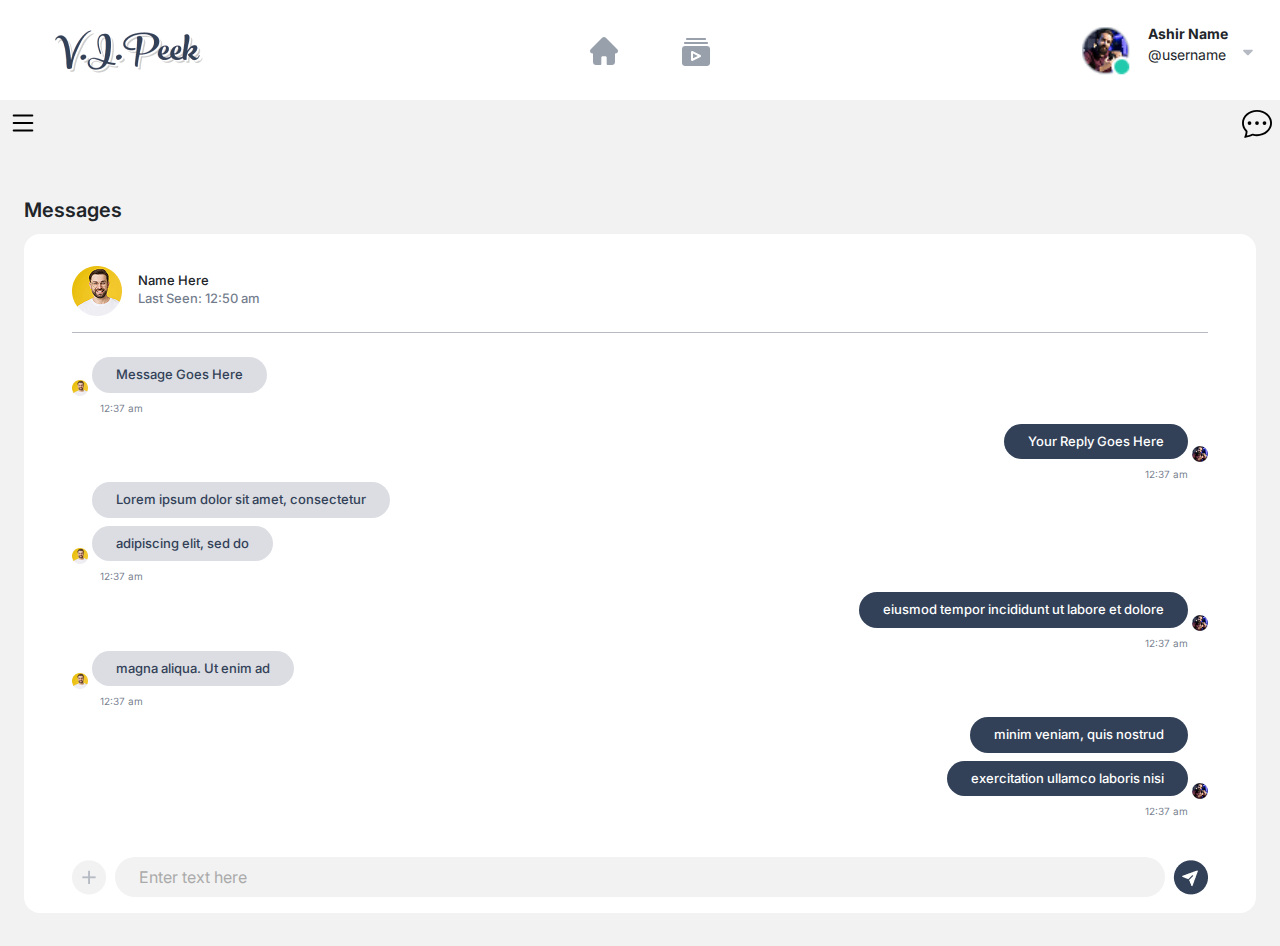
<file: messages.html>
<!DOCTYPE html>
<html lang="en">
  <head>
    <meta charset="UTF-8" />
    <meta name="viewport" content="width=device-width, initial-scale=1.0" />

    <link
      href="https://cdn.jsdelivr.net/npm/bootstrap@5.3.3/dist/css/bootstrap.min.css"
      rel="stylesheet"
      integrity="sha384-QWTKZyjpPEjISv5WaRU9OFeRpok6YctnYmDr5pNlyT2bRjXh0JMhjY6hW+ALEwIH"
      crossorigin="anonymous"
    />
    <link rel="stylesheet" href="style.css" />
    <title>Document</title>
  </head>
  <body class="bg-light-gray">
    <nav class="navbar navbar-expand bg-white main-nav">
      <div
        class="container-fluid d-flex justify-content-between w-100 mx-xxl-5"
      >
        <div class="d-flex flex-column align-items-center">
          <img
            src="/assests/38770BF6-9C5E-4BF8-854D-470DB7F1E33C 2.png"
            alt=""
          />
          <p
            class="text-blue font-inter fw-bold brand-text m-0 d-none d-lg-block"
          >
            Exclusive Content From Top Creat
            <span><img src="/assests/Vector (11).png" alt="" /></span>rs
          </p>
        </div>

        <ul
          class="navbar-nav d-flex align-items-center gap-lg-5 me-auto mb-2 mb-lg-0 ps-5"
        >
          <li class="nav-item">
            <div class="search-bar position-relative">
              <input
                type="search"
                class="py-2 rounded-pill px-3"
                placeholder="Search"
              />
              <span
                ><img src="/assests/images.png" class="searchIcon" alt=""
              /></span>
            </div>
          </li>
          <li class="nav-item mx-lg-3 navlink1">
            <a href="/feed.html"
              ><img src="assests/Vector (3).svg" alt=""
            /></a>
          </li>
          <li class="nav-item mx-lg-3">
            <a href="/subscription.html"
              ><img src="/assests/Layer 15.svg" alt=""
            /></a>
          </li>
        </ul>
        <div class="d-flex justify-content-between align-items-center gap-3">
          <div class="position-relative">
            <a href="">
              <img src="/assests/fi-sr-bell.svg" class="img-fluid" alt=""
            /> <span
            class="bg-main-blue text-white px-2 font-14 fw-semibold rounded-3 position-absolute nav-notification"
            >
           2</span >
          </a>
           
          </div>
          <div class="position-relative">
            <a href="">
              <img
                src="/assests/fi-sr-envelope (1).svg"
                class="img-fluid mx-3"
                alt=""
              />
              <span
              class="bg-main-blue text-white px-2 font-14 fw-semibold rounded-3 position-absolute msg-notification"
              >2</span>
            </a>
            
          </div>
          <div
            class="d-flex align-items-center profile position-relative cursor-pointer"
            id="profileToggle"
          >
            <img src="/assests/Avatar.png" class="userIcon mx-3" alt="" />
            <p
              class="d-flex flex-column font-inter fw-bold font-14 d-none d-lg-flex"
            >
              Ashir Name <span class="font-xss fw-normal">@username</span>
            </p>
            <img
              src="/assests/Icon (1).png"
              class="img-fluid my-2 mx-2"
              alt=""
            />
          </div>

          <div class="menu" id="dropdownMenu">
            <ul>
              <li>
                <a href="profile.html"
                  ><img src="/assests/Icon.svg" alt="" />&nbsp;Profile</a
                >
              </li>
              <li>
                <a href="messages.html"
                  ><img
                    src="/assests/fi-sr-envelope.svg"
                    alt=""
                  />&nbsp;Messages</a
                >
              </li>
              <li>
                <a href="support.html"
                  ><img
                    src="/assests/Group 1000002901.svg"
                    alt=""
                  />&nbsp;Help</a
                >
              </li>
              <li>
                <a href="#"
                  ><img src="/assests/Group.svg" alt="" />&nbsp;Sign Out</a
                >
              </li>
            </ul>
          </div>
        </div>
      </div>
    </nav>

    <nav class="navbar navbar-expand bg-white responsive-nav">
      <div class="container-fluid w-100">
        <div class="d-flex justify-content-between w-100">
          <div class="d-flex flex-column align-items-center nav-brand">
            <img
              src="/assests/38770BF6-9C5E-4BF8-854D-470DB7F1E33C 2.png"
              alt=""
            />
          </div>
          <div
            class="collapse navbar-collapse d-flex justify-content-end"
            id="navbarSupportedContent"
          >
            <ul
              class="navbar-nav d-none d-md-flex justify-content-center align-items-center gap-5 mx-auto mb-2 mb-lg-0"
            >
              <li class="nav-item navlink1">
                <a href="feed.html"
                  ><img src="assests/Vector (3).svg" alt=""
                /></a>
              </li>
              <li class="nav-item mx-lg-3">
                <a href="subscription.html"
                  ><img src="/assests/Layer 15.svg" alt=""
                /></a>
              </li>
            </ul>

            <div
              class="d-flex align-items-center cursor-pointer profile"
              id="profileToggle2"
            >
              <img src="/assests/Avatar.png" class="userIcon mx-sm-3" alt="" />
              <p
                class="d-flex flex-column font-inter fw-bold font-14 d-none d-md-flex username-nav"
              >
                Ashir Name <span class="font-xss fw-normal">@username</span>
              </p>
              <img
                src="/assests/Icon (1).png"
                class="img-fluid my-2 mx-2"
                alt=""
              />
            </div>

            <div class="menu" id="dropdownMenu2">
              <ul>
                <li>
                  <a href="profile.html"
                    ><img src="/assests/Icon.svg" alt="" />&nbsp;Profile</a
                  >
                </li>
                <li>
                  <a href="messages.html"
                    ><img
                      src="/assests/fi-sr-envelope.svg"
                      alt=""
                    />&nbsp;Messages</a
                  >
                </li>
                <li>
                  <a href="support.html"
                    ><img
                      src="/assests/Group 1000002901.svg"
                      alt=""
                    />&nbsp;Help</a
                  >
                </li>
                <li>
                  <a href="#"
                    ><img src="/assests/Group.svg" alt="" />&nbsp;Sign Out</a
                  >
                </li>
              </ul>
            </div>
          </div>
        </div>
      </div>
    </nav>


    <main>
      <div class="container-fluid px-0">
        <div class="d-flex justify-content-between mx-2">
          <div class="sidebar-icon py-2">
            <img src="/assests/list.svg" class="sidebar-icon-width" alt="" />
          </div>
          <div class="chat-side-icon py-2" id="chatIcon">
            <img
              src="/assests/chat-dots.svg"
              class="sidebar-icon-width"
              alt=""
            />
          </div>
        </div>
        <div class="feed-wrapper d-flex justify-content-between">
          <!-- sidebar -->
          <div class="sidebar px-4" id="sideBox">
            <div
              class="sidebar-close-icon d-flex ms-auto w-100"
              id="closeSidebar"
            >
              <img src="/assests/x.svg" class="ms-auto" alt="" />
            </div>
            <ul>
              <li>
                <a href="feed.html"
                  ><img src="/assests/Vector (2).svg" alt="" /><span
                    class="sidebar-text"
                    >Home</span
                  ></a
                >
              </li>
              <li>
                <a href="profile.html"
                  ><img src="/assests/Icon (5).svg" alt="" /><span
                    class="sidebar-text"
                    >Profile</span
                  ></a
                >
              </li>
              <li>
                <a href="subscriptionmanagement.html"
                  ><img src="/assests/Subtract.svg" alt="" /><span
                    class="sidebar-text"
                    >Subscription Management</span
                  ></a
                >
              </li>
              <li>
                <a href="wallet.html"
                  ><img src="/assests/empty-wallet.svg" alt="" /><span
                    class="sidebar-text"
                    >Wallet & Payments</span
                  ></a
                >
              </li>
              <li class="position-relative">
                <a href="messages.html">
                  <span
                    class="text-white  rounded-2 position-absolute side-notification"
                  >
                    2</span
                  >
                  <img src="/assests/fi-sr-envelope (2).svg" alt="" /><span
                    class="sidebar-text"
                    >Messages</span
                  ></a
                >
              </li>
              <li>
                <a href="purchaseHistory.html"
                  ><img src="/assests/Group 1000002900.svg" alt="" /><span
                    class="sidebar-text"
                    >Purchase History</span
                  ></a
                >
              </li>
              <li>
                <a href="support.html"
                  ><img src="/assests/Group 1000002901.svg" alt="" /><span
                    class="sidebar-text"
                    >Support & Help Center</span
                  ></a
                >
              </li>
              <li>
                <a class="mt-auto" href="">
                  <img src="/assests/Group.svg" alt="" />
                  <span class="sidebar-text">Logout</span>
                </a>
              </li>
            </ul>
          </div>

          <!-- Messages -->
          <div class="subscription-wrapper px-md-3 mx-2">
            <div class="feed-subscription w-100 section-feed">
              <!-- your-subscription or main start -->

              <div class="feed-main1 mx-auto mt-3 mt-md-5">
                <h1>Messages</h1>
                <div class="bg-white rounded-4 px-2 px-sm-4 px-md-5 font-inter pt-3">
                  <div class="message-header d-flex">
                    <div class="d-flex align-items-center rounded-circle">
                      <img
                        src="/assests/Ellipse 50 (2).png"
                        class="img-fluid me-3"
                        alt=""
                      />
                      <div>
                        <h5 class="mb-0">Name Here</h5>
                        <p class="mb-0 text-blue-50">Last Seen: 12:50 am</p>
                      </div>
                    </div>
                  </div>
                  <div class="message-body py-4">
                    <div class="message-receive position-relative">
                      <img
                        src="/assests/Ellipse 50 (2).png"
                        class="position-absolute"
                        alt=""
                      />
                      <div class="bg-message px-4 py-2 rounded-pill">
                        Message Goes Here
                      </div>
                      <div class="w-100 d-flex">
                        <p class="font-10 text-blue-50 mb-0 ms-2 mt-2">
                          12:37 am
                        </p>
                      </div>
                    </div>
                    <div class="message-sent position-relative">
                      <img
                        src="/assests/Ellipse 57.png"
                        class="position-absolute"
                        alt=""
                      />
                      <div class="bg-message px-4 py-2 rounded-pill ms-auto">
                        Your Reply Goes Here
                      </div>
                      <div class="w-100 d-flex">
                        <p class="font-10 text-blue-50 mb-0 mt-2 ms-auto">
                          12:37 am
                        </p>
                      </div>
                    </div>
                    <div class="message-receive position-relative">
                      <img
                        src="/assests/Ellipse 50 (2).png"
                        class="position-absolute"
                        alt=""
                      />
                      <div class="bg-message px-4 py-2 mb-2 rounded-pill">
                        Lorem ipsum dolor sit amet, consectetur
                      </div>
                      <div class="bg-message px-4 py-2 rounded-pill">
                        adipiscing elit, sed do
                      </div>
                      <div class="w-100 d-flex">
                        <p class="font-10 text-blue-50 mb-0 ms-2 mt-2">
                          12:37 am
                        </p>
                      </div>
                    </div>

                    <div class="message-sent position-relative">
                      <img
                        src="/assests/Ellipse 57.png"
                        class="position-absolute"
                        alt=""
                      />
                      <div class="bg-message px-4 py-2 rounded-pill ms-auto">
                        eiusmod tempor incididunt ut labore et dolore
                      </div>
                      <div class="w-100 d-flex">
                        <p class="font-10 text-blue-50 mb-0 mt-2 ms-auto">
                          12:37 am
                        </p>
                      </div>
                    </div>
                    <div class="message-receive position-relative">
                      <img
                        src="/assests/Ellipse 50 (2).png"
                        class="position-absolute"
                        alt=""
                      />
                      <div class="bg-message px-4 py-2 rounded-pill">
                        magna aliqua. Ut enim ad
                      </div>
                      <div class="w-100 d-flex">
                        <p class="font-10 text-blue-50 mb-0 ms-2 mt-2">
                          12:37 am
                        </p>
                      </div>
                    </div>

                    <div class="message-sent position-relative">
                      <img
                        src="/assests/Ellipse 57.png"
                        class="position-absolute"
                        alt=""
                      />
                      <div
                        class="bg-message px-4 py-2 mb-2 rounded-pill ms-auto"
                      >
                        minim veniam, quis nostrud
                      </div>
                      <div class="bg-message px-4 py-2 rounded-pill ms-auto">
                        exercitation ullamco laboris nisi
                      </div>
                      <div class="w-100 d-flex">
                        <p class="font-10 text-blue-50 mb-0 mt-2 ms-auto">
                          12:37 am
                        </p>
                      </div>
                    </div>
                 
                  
                  </div>
                  <div class="message-writer w-100 d-flex align-items-center mt-4 bg-white pb-3">
                    <a href="#"><img src="/assests/Group 1000002936 (1).png" alt="" class="flex-shrink-0"></a>
                    <input type="text" class="input-field rounded-pill px-4 py-2 flex-grow-1 mx-2" placeholder="Enter text here">
                    <a href="#"><img src="/assests/Group 1000002937.png" alt="" class="flex-shrink-0"></a>
                </div>
                </div>
              </div>
            </div>
          </div>
          <!-- chat -->
         
          <div class="feed-chat px-4" id="chatBox">
            <div
              class="d-flex align-items-center justify-content-between chat-heading"
            >
              <h1 class="py-2">Chats</h1>
              <div class="chat-close-icon" id="closeChat">
                <img src="/assests/x.svg" alt="" />
              </div>
            </div>
            <div class="chat-wrapper">
              <div class="chat-icon d-flex align-items-center my-4">
                <div class="me-3">
                  <img src="/assests/Ellipse 50.png" alt="" />
                </div>
                <div class="flex position-relative">
                  <p class="chat-name mb-0">Name Here</p>
                  <p class="chat-text mb-0">His / Her Message Goes Her...</p>
                  <div
                    class="notification position-absolute my-2 d-flex align-items-center justify-content-center"
                  >
                    1
                  </div>
                </div>
              </div>

              <div class="chat-icon d-flex align-items-center my-4">
                <div class="me-3">
                  <img src="/assests/Ellipse 50 (1).png" alt="" />
                </div>
                <div class="flex position-relative">
                  <p class="chat-name mb-0">Name Here</p>
                  <p class="chat-text mb-0">His / Her Message Goes Her...</p>
                  <div
                    class="notification position-absolute my-2 d-flex align-items-center justify-content-center"
                  >
                    1
                  </div>
                </div>
              </div>

              <div class="chat-icon d-flex align-items-center my-4">
                <div class="me-3">
                  <img src="/assests/Ellipse 50 (2).png" alt="" />
                </div>
                <div class="flex position-relative">
                  <p class="chat-name mb-0">Name Here</p>
                  <p class="chat-text mb-0">His / Her Message Goes Her...</p>
                </div>
              </div>

              <div class="chat-icon d-flex align-items-center my-4">
                <div class="me-3">
                  <img src="/assests/Ellipse 50 (3).png" alt="" />
                </div>
                <div class="flex position-relative">
                  <p class="chat-name mb-0">Name Here</p>
                  <p class="chat-text mb-0">His / Her Message Goes Her...</p>
                </div>
              </div>

              <div class="chat-icon d-flex align-items-center my-4">
                <div class="me-3">
                  <img src="/assests/Ellipse 50 (4).png" alt="" />
                </div>
                <div class="flex position-relative">
                  <p class="chat-name mb-0">Name Here</p>
                  <p class="chat-text mb-0">His / Her Message Goes Her...</p>
                </div>
              </div>

              <div class="chat-icon d-flex align-items-center my-4">
                <div class="me-3">
                  <img src="/assests/Ellipse 50 (5).png" alt="" />
                </div>
                <div class="flex position-relative">
                  <p class="chat-name mb-0">Name Here</p>
                  <p class="chat-text mb-0">His / Her Message Goes Her...</p>
                </div>
              </div>

              <div class="chat-icon d-flex align-items-center my-4">
                <div class="me-3">
                  <img src="/assests/Ellipse 50 (6).png" alt="" />
                </div>
                <div class="flex position-relative">
                  <p class="chat-name mb-0">Name Here</p>
                  <p class="chat-text mb-0">His / Her Message Goes Her...</p>
                </div>
              </div>

              <div class="chat-icon d-flex align-items-center my-4">
                <div class="me-3">
                  <img src="/assests/Ellipse 50 (7).png" alt="" />
                </div>
                <div class="flex position-relative">
                  <p class="chat-name mb-0">Name Here</p>
                  <p class="chat-text mb-0">His / Her Message Goes Her...</p>
                </div>
              </div>
              <div class="chat-icon d-flex align-items-center my-4">
                <div class="me-3">
                  <img src="/assests/Ellipse 50 (7).png" alt="" />
                </div>
                <div class="flex position-relative">
                  <p class="chat-name mb-0">Name Here</p>
                  <p class="chat-text mb-0">His / Her Message Goes Her...</p>
                </div>
              </div>
              <div class="chat-icon d-flex align-items-center my-4">
                <div class="me-3">
                  <img src="/assests/Ellipse 50 (7).png" alt="" />
                </div>
                <div class="flex position-relative">
                  <p class="chat-name mb-0">Name Here</p>
                  <p class="chat-text mb-0">His / Her Message Goes Her...</p>
                </div>
              </div>
              <div class="chat-icon d-flex align-items-center my-4">
                <div class="me-3">
                  <img src="/assests/Ellipse 50 (7).png" alt="" />
                </div>
                <div class="flex position-relative">
                  <p class="chat-name mb-0">Name Here</p>
                  <p class="chat-text mb-0">His / Her Message Goes Her...</p>
                </div>
              </div>
              <div class="chat-icon d-flex align-items-center my-4">
                <div class="me-3">
                  <img src="/assests/Ellipse 50 (7).png" alt="" />
                </div>
                <div class="flex position-relative">
                  <p class="chat-name mb-0">Name Here</p>
                  <p class="chat-text mb-0">His / Her Message Goes Her...</p>
                </div>
              </div>
              <div class="chat-icon d-flex align-items-center my-4">
                <div class="me-3">
                  <img src="/assests/Ellipse 50 (7).png" alt="" />
                </div>
                <div class="flex position-relative">
                  <p class="chat-name mb-0">Name Here</p>
                  <p class="chat-text mb-0">His / Her Message Goes Her...</p>
                </div>
              </div>
              <div class="chat-icon d-flex align-items-center my-4">
                <div class="me-3">
                  <img src="/assests/Ellipse 50 (7).png" alt="" />
                </div>
                <div class="flex position-relative">
                  <p class="chat-name mb-0">Name Here</p>
                  <p class="chat-text mb-0">His / Her Message Goes Her...</p>
                </div>
              </div>
              <div class="chat-icon d-flex align-items-center my-4">
                <div class="me-3">
                  <img src="/assests/Ellipse 50 (7).png" alt="" />
                </div>
                <div class="flex position-relative">
                  <p class="chat-name mb-0">Name Here</p>
                  <p class="chat-text mb-0">His / Her Message Goes Her...</p>
                </div>
              </div>
              <div class="chat-icon d-flex align-items-center my-4">
                <div class="me-3">
                  <img src="/assests/Ellipse 50 (7).png" alt="" />
                </div>
                <div class="flex position-relative">
                  <p class="chat-name mb-0">Name Here</p>
                  <p class="chat-text mb-0">His / Her Message Goes Her...</p>
                </div>
              </div>
              <div class="chat-icon d-flex align-items-center my-4">
                <div class="me-3">
                  <img src="/assests/Ellipse 50 (7).png" alt="" />
                </div>
                <div class="flex position-relative">
                  <p class="chat-name mb-0">Name Here</p>
                  <p class="chat-text mb-0">His / Her Message Goes Her...</p>
                </div>
              </div>
              <div class="chat-icon d-flex align-items-center my-4">
                <div class="me-3">
                  <img src="/assests/Ellipse 50 (7).png" alt="" />
                </div>
                <div class="flex position-relative">
                  <p class="chat-name mb-0">Name Here</p>
                  <p class="chat-text mb-0">His / Her Message Goes Her...</p>
                </div>
              </div>
              <div class="chat-icon d-flex align-items-center my-4">
                <div class="me-3">
                  <img src="/assests/Ellipse 50 (7).png" alt="" />
                </div>
                <div class="flex position-relative">
                  <p class="chat-name mb-0">Name Here</p>
                  <p class="chat-text mb-0">His / Her Message Goes Her...</p>
                </div>
              </div>
              <div class="chat-icon d-flex align-items-center my-4">
                <div class="me-3">
                  <img src="/assests/Ellipse 50 (7).png" alt="" />
                </div>
                <div class="flex position-relative">
                  <p class="chat-name mb-0">Name Here</p>
                  <p class="chat-text mb-0">His / Her Message Goes Her...</p>
                </div>
              </div>
              <div class="chat-icon d-flex align-items-center my-4">
                <div class="me-3">
                  <img src="/assests/Ellipse 50 (7).png" alt="" />
                </div>
                <div class="flex position-relative">
                  <p class="chat-name mb-0">Name Here</p>
                  <p class="chat-text mb-0">His / Her Message Goes Her...</p>
                </div>
              </div>
            </div>
          </div>
        </div>
      </div>
    </main>

    <script src="index.js"></script>
    <script
      src="https://cdn.jsdelivr.net/npm/bootstrap@5.3.3/dist/js/bootstrap.bundle.min.js"
      integrity="sha384-YvpcrYf0tY3lHB60NNkmXc5s9fDVZLESaAA55NDzOxhy9GkcIdslK1eN7N6jIeHz"
      crossorigin="anonymous"
    ></script>
  </body>
</html>
</file>
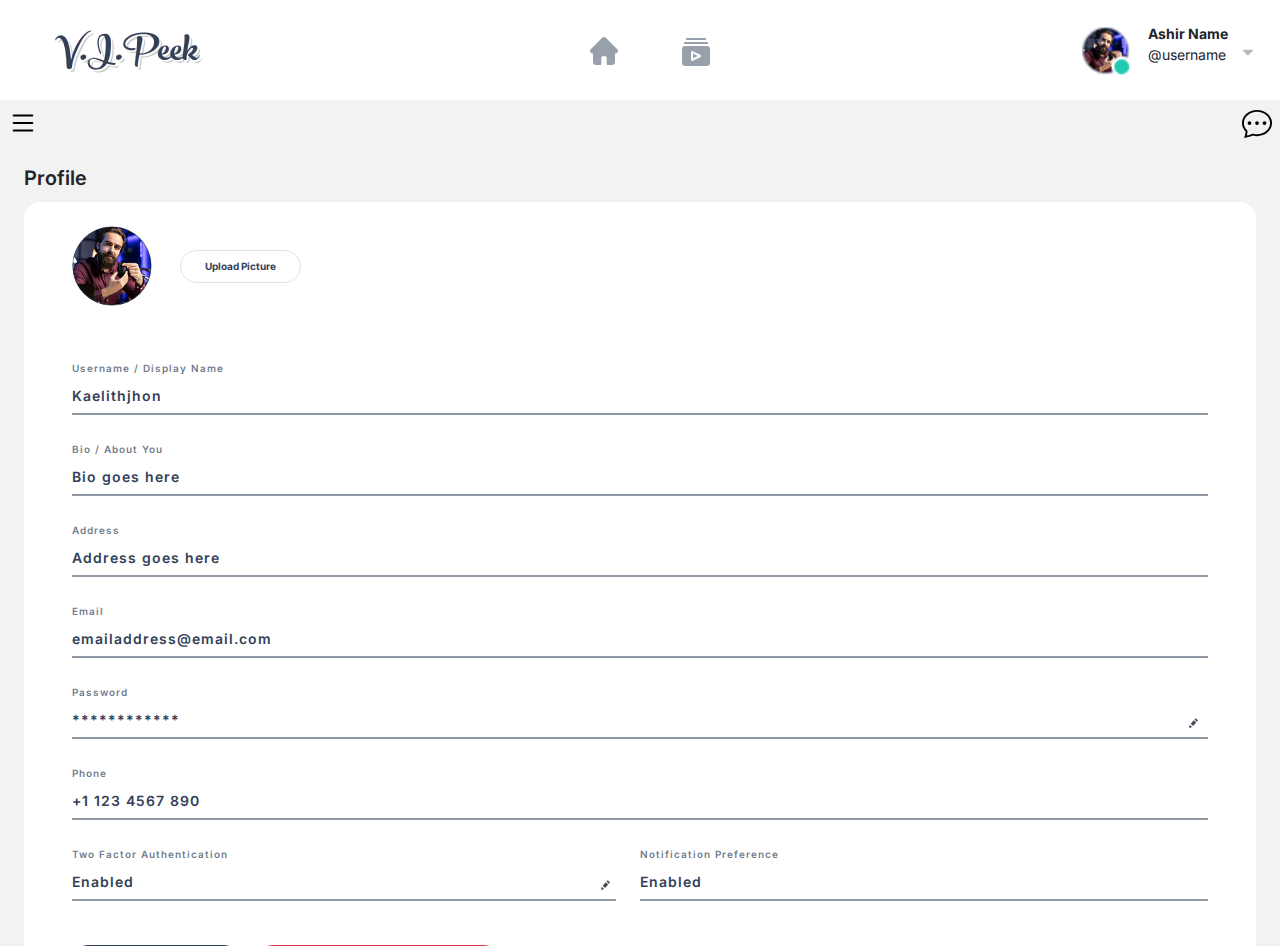
<file: profile.html>
<!DOCTYPE html>
<html lang="en">
  <head>
    <meta charset="UTF-8" />
    <meta name="viewport" content="width=device-width, initial-scale=1.0" />

    <link
      href="https://cdn.jsdelivr.net/npm/bootstrap@5.3.3/dist/css/bootstrap.min.css"
      rel="stylesheet"
      integrity="sha384-QWTKZyjpPEjISv5WaRU9OFeRpok6YctnYmDr5pNlyT2bRjXh0JMhjY6hW+ALEwIH"
      crossorigin="anonymous"
    />
    <link rel="stylesheet" href="style.css" />
    <title>Document</title>
  </head>
  <body class="bg-light-gray">
    <nav class="navbar navbar-expand bg-white main-nav">
      <div
        class="container-fluid d-flex justify-content-between w-100 mx-xxl-5"
      >
        <div class="d-flex flex-column align-items-center">
          <img
            src="/assests/38770BF6-9C5E-4BF8-854D-470DB7F1E33C 2.png"
            alt=""
          />
          <p
            class="text-blue font-inter fw-bold brand-text m-0 d-none d-lg-block"
          >
            Exclusive Content From Top Creat
            <span><img src="/assests/Vector (11).png" alt="" /></span>rs
          </p>
        </div>

        <ul
          class="navbar-nav d-flex align-items-center gap-lg-5 me-auto mb-2 mb-lg-0 ps-5"
        >
          <li class="nav-item">
            <div class="search-bar position-relative">
              <input
                type="search"
                class="py-2 rounded-pill px-3"
                placeholder="Search"
              />
              <span
                ><img src="/assests/images.png" class="searchIcon" alt=""
              /></span>
            </div>
          </li>
          <li class="nav-item mx-lg-3 navlink1">
            <a href="/feed.html"
              ><img src="assests/Vector (3).svg" alt=""
            /></a>
          </li>
          <li class="nav-item mx-lg-3">
            <a href="/subscription.html"
              ><img src="/assests/Layer 15.svg" alt=""
            /></a>
          </li>
        </ul>
        <div class="d-flex justify-content-between align-items-center gap-3">
          <div class="position-relative">
            <a href="">
              <img src="/assests/fi-sr-bell.svg" class="img-fluid" alt=""
            /> <span
            class="bg-main-blue text-white px-2 font-14 fw-semibold rounded-3 position-absolute nav-notification"
            >
           2</span >
          </a>
           
          </div>
          <div class="position-relative">
            <a href="">
              <img
                src="/assests/fi-sr-envelope (1).svg"
                class="img-fluid mx-3"
                alt=""
              />
              <span
              class="bg-main-blue text-white px-2 font-14 fw-semibold rounded-3 position-absolute msg-notification"
              >2</span>
            </a>
            
          </div>
          <div
            class="d-flex align-items-center profile position-relative cursor-pointer"
            id="profileToggle"
          >
            <img src="/assests/Avatar.png" class="userIcon mx-3" alt="" />
            <p
              class="d-flex flex-column font-inter fw-bold font-14 d-none d-lg-flex"
            >
              Ashir Name <span class="font-xss fw-normal">@username</span>
            </p>
            <img
              src="/assests/Icon (1).png"
              class="img-fluid my-2 mx-2"
              alt=""
            />
          </div>

          <div class="menu" id="dropdownMenu">
            <ul>
              <li>
                <a href="profile.html"
                  ><img src="/assests/Icon.svg" alt="" />&nbsp;Profile</a
                >
              </li>
              <li>
                <a href="messages.html"
                  ><img
                    src="/assests/fi-sr-envelope.svg"
                    alt=""
                  />&nbsp;Messages</a
                >
              </li>
              <li>
                <a href="support.html"
                  ><img
                    src="/assests/Group 1000002901.svg"
                    alt=""
                  />&nbsp;Help</a
                >
              </li>
              <li>
                <a href="#"
                  ><img src="/assests/Group.svg" alt="" />&nbsp;Sign Out</a
                >
              </li>
            </ul>
          </div>
        </div>
      </div>
    </nav>

    <nav class="navbar navbar-expand bg-white responsive-nav">
      <div class="container-fluid w-100">
        <div class="d-flex justify-content-between w-100">
          <div class="d-flex flex-column align-items-center nav-brand">
            <img
              src="/assests/38770BF6-9C5E-4BF8-854D-470DB7F1E33C 2.png"
              alt=""
            />
          </div>
          <div
            class="collapse navbar-collapse d-flex justify-content-end"
            id="navbarSupportedContent"
          >
            <ul
              class="navbar-nav d-none d-md-flex justify-content-center align-items-center gap-5 mx-auto mb-2 mb-lg-0"
            >
              <li class="nav-item navlink1">
                <a href="feed.html"
                  ><img src="assests/Vector (3).svg" alt=""
                /></a>
              </li>
              <li class="nav-item mx-lg-3">
                <a href="subscription.html"
                  ><img src="/assests/Layer 15.svg" alt=""
                /></a>
              </li>
            </ul>

            <div
              class="d-flex align-items-center cursor-pointer profile"
              id="profileToggle2"
            >
              <img src="/assests/Avatar.png" class="userIcon mx-sm-3" alt="" />
              <p
                class="d-flex flex-column font-inter fw-bold font-14 d-none d-md-flex username-nav"
              >
                Ashir Name <span class="font-xss fw-normal">@username</span>
              </p>
              <img
                src="/assests/Icon (1).png"
                class="img-fluid my-2 mx-2"
                alt=""
              />
            </div>

            <div class="menu" id="dropdownMenu2">
              <ul>
                <li>
                  <a href="profile.html"
                    ><img src="/assests/Icon.svg" alt="" />&nbsp;Profile</a
                  >
                </li>
                <li>
                  <a href="messages.html"
                    ><img
                      src="/assests/fi-sr-envelope.svg"
                      alt=""
                    />&nbsp;Messages</a
                  >
                </li>
                <li>
                  <a href="support.html"
                    ><img
                      src="/assests/Group 1000002901.svg"
                      alt=""
                    />&nbsp;Help</a
                  >
                </li>
                <li>
                  <a href="#"
                    ><img src="/assests/Group.svg" alt="" />&nbsp;Sign Out</a
                  >
                </li>
              </ul>
            </div>
          </div>
        </div>
      </div>
    </nav>

    <main>
      <div class="container-fluid px-0">
        <div class="d-flex justify-content-between mx-2">
          <div class="sidebar-icon py-2">
            <img src="/assests/list.svg" class="sidebar-icon-width" alt="" />
          </div>
          <div class="chat-side-icon py-2" id="chatIcon">
            <img
              src="/assests/chat-dots.svg"
              class="sidebar-icon-width"
              alt=""
            />
          </div>
        </div>
        <div class="feed-wrapper d-flex justify-content-between">
          <!-- sidebar -->

          <div class="sidebar px-4" id="sideBox">
            <div
              class="sidebar-close-icon d-flex ms-auto w-100"
              id="closeSidebar"
            >
              <img src="/assests/x.svg" class="ms-auto" alt="" />
            </div>
            <ul>
              <li>
                <a href="feed.html"
                  ><img src="/assests/Vector (2).svg" alt="" /><span
                    class="sidebar-text"
                    >Home</span
                  ></a
                >
              </li>
              <li>
                <a href="profile.html"
                  ><img src="/assests/Icon (4).svg" alt="" /><span
                    class="sidebar-text"
                    >Profile</span
                  ></a
                >
              </li>
              <li>
                <a href="subscriptionmanagement.html"
                  ><img src="/assests/Subtract.svg" alt="" /><span
                    class="sidebar-text"
                    >Subscription Management</span
                  ></a
                >
              </li>
              <li>
                <a href="wallet.html"
                  ><img src="/assests/empty-wallet.svg" alt="" /><span
                    class="sidebar-text"
                    >Wallet & Payments</span
                  ></a
                >
              </li>
              <li class="position-relative">
                <a href="messages.html">
                  <span
                    class="text-white  rounded-2 position-absolute side-notification"
                  >
                    2</span
                  >
                  <img src="/assests/fi-sr-envelope.svg" alt="" /><span
                    class="sidebar-text"
                    >Messages</span
                  ></a
                >
              </li>
              <li>
                <a href="purchaseHistory.html"
                  ><img src="/assests/Group 1000002900.svg" alt="" /><span
                    class="sidebar-text"
                    >Purchase History</span
                  ></a
                >
              </li>
              <li>
                <a href="support.html"
                  ><img src="/assests/Group 1000002901.svg" alt="" /><span
                    class="sidebar-text"
                    >Support & Help Center</span
                  ></a
                >
              </li>
              <li>
                <a class="mt-auto" href="">
                  <img src="/assests/Group.svg" alt="" />
                  <span class="sidebar-text">Logout</span>
                </a>
              </li>
            </ul>
          </div>

          <!-- subscription or main -->
          <div class="subscription-wrapper px-md-3 mx-2">
            <div class="feed-subscription w-100 section-feed">
              <!-- your-subscription or main start -->
              <div class="feed-main1 mx-auto mt-3">
                <h1>Profile</h1>
                <div class="bg-white rounded-4 px-3 px-md-5 py-4">
                  <div>
                    <!-- profile img -->
                    <div class="rounded-circle text-center text-md-start">
                      <img
                        id="profileImage"
                        class="rounded-circle"
                        src="/assests/Ellipse 57.png"
                        alt="Profile Image"
                      />
                      <input
                        type="file"
                        id="imageUpload"
                        class="d-none"
                        accept="image/*"
                      />
                      <button
                        class="btn bg-white border text-blue fw-bold font-inter px-4 rounded-pill ms-md-4 py-2 my-3 my-md-0 font-10"
                        onclick="document.getElementById('imageUpload').click();"
                      >
                        Upload Picture
                      </button>
                    </div>

                    <div class="profile-form pt-5">
                      <form>
                        <div class="form-group position-relative">
                          <label for="usernameInput"
                            >Username / Display Name</label
                          >
                          <input
                            type="text"
                            class="form-control"
                            id="usernameInput"
                            aria-describedby=""
                            placeholder="Kaelithjhon"
                            oninput="toggleImage()"
                            onfocus="toggleImage()"
                            onblur="toggleImage()"
                          />
                          <img
                            src="/assests/Vector (20).png"
                            class="img-fluid input-img3"
                            id="inputImage"
                            alt=""
                            style="display: none"
                          />
                        </div>

                        <div class="form-group">
                          <label for="exampleInputPassword1"
                            >Bio / About You</label
                          >
                          <input
                            type="text"
                            class="form-control"
                            id="exampleInputPassword1"
                            placeholder="Bio goes here"
                          />
                        </div>

                        <div class="form-group">
                          <label for="exampleInputEmail1">Address</label>
                          <input
                            type="email"
                            class="form-control"
                            id="exampleInputEmail1"
                            aria-describedby="emailHelp"
                            placeholder="Address goes here"
                          />
                        </div>

                        <div class="form-group position-relative">
                          <label for="emailInput">Email</label>
                          <input
                            type="email"
                            class="form-control"
                            id="emailInput"
                            placeholder="emailaddress@email.com"
                          />
                          <img
                            src="/assests/Vector (20).png"
                            class="img-fluid input-img3"
                            id="emailImage"
                            alt=""
                            style="display: none"
                          />
                        </div>
                        <div class="form-group position-relative">
                          <label for="exampleInputEmail1">Password</label>
                          <input
                            type="password"
                            class="form-control"
                            id="exampleInputEmail1"
                            aria-describedby="emailHelp"
                            placeholder="************"
                          />
                          <img
                            src="/assests/Vector (19).png"
                            class="img-fluid input-img3"
                            alt=""
                          />
                        </div>
                        <div class="form-group">
                          <label for="exampleInputEmail1">Phone</label>
                          <input
                            type="password"
                            class="form-control"
                            id="exampleInputEmail1"
                            aria-describedby="emailHelp"
                            placeholder="+1 123 4567 890"
                          />
                        </div>
                        <div class="form-row d-flex flex-column flex-md-row">
                          <div
                            class="form-group col-12 col-md-6 position-relative"
                          >
                            <div class="me-md-4">
                              <label for="inputEmail4"
                                >Two Factor Authentication</label
                              >
                              <input
                                type="text"
                                class="form-control"
                                id="inputEmail4"
                                placeholder="Enabled"
                              />
                              <img
                                src="/assests/Vector (19).png"
                                class="img-fluid input-img4"
                                alt=""
                              />
                            </div>
                          </div>
                          <div class="form-group col-12 col-md-6">
                            <div class="">
                              <label for="inputState"
                                >Notification Preference</label
                              >
                              <select id="inputState" class="form-control">
                                <option selected>Enabled</option>
                                <option>...</option>
                              </select>
                            </div>
                          </div>
                        </div>
                        <div
                          class="profile-btn my-4 d-flex flex-wrap flex-sm-nowrap justify-content-center justify-content-sm-start"
                        >
                          <div class="text-center text-md-start">
                            <a
                              href=""
                              class="btn bg-main-blue text-white font-10 rounded-pill px-5 fw-bold py-2 me-sm-3 mb-2"
                              >Save Changes</a
                            >
                          </div>
                          <div class="text-center text-md-start">
                            <a
                              href=""
                              class="btn btn-danger text-white font-10 rounded-pill px-5 fw-bold py-2 mb-2"
                              >Delete / Deactivate Account
                              <span
                                ><img
                                  src="/assests/Vector (18).png"
                                  alt="" /></span
                            ></a>
                            <span class="d-block deactivate text-center"
                              >Deactivate or Permanently delete the
                              account.</span
                            >
                          </div>
                        </div>
                      </form>
                    </div>
                  </div>
                </div>
              </div>
            </div>
          </div>

          <!-- chat -->

          <div class="feed-chat px-4" id="chatBox">
            <div
              class="d-flex align-items-center justify-content-between chat-heading"
            >
              <h1 class="py-2">Chats</h1>
              <div class="chat-close-icon" id="closeChat">
                <img src="/assests/x.svg" alt="" />
              </div>
            </div>
            <div class="chat-wrapper">
              <div class="chat-icon d-flex align-items-center my-4">
                <div class="me-3">
                  <img src="/assests/Ellipse 50.png" alt="" />
                </div>
                <div class="flex position-relative">
                  <p class="chat-name mb-0">Name Here</p>
                  <p class="chat-text mb-0">His / Her Message Goes Her...</p>
                  <div
                    class="notification position-absolute my-2 d-flex align-items-center justify-content-center"
                  >
                    1
                  </div>
                </div>
              </div>

              <div class="chat-icon d-flex align-items-center my-4">
                <div class="me-3">
                  <img src="/assests/Ellipse 50 (1).png" alt="" />
                </div>
                <div class="flex position-relative">
                  <p class="chat-name mb-0">Name Here</p>
                  <p class="chat-text mb-0">His / Her Message Goes Her...</p>
                  <div
                    class="notification position-absolute my-2 d-flex align-items-center justify-content-center"
                  >
                    1
                  </div>
                </div>
              </div>

              <div class="chat-icon d-flex align-items-center my-4">
                <div class="me-3">
                  <img src="/assests/Ellipse 50 (2).png" alt="" />
                </div>
                <div class="flex position-relative">
                  <p class="chat-name mb-0">Name Here</p>
                  <p class="chat-text mb-0">His / Her Message Goes Her...</p>
                </div>
              </div>

              <div class="chat-icon d-flex align-items-center my-4">
                <div class="me-3">
                  <img src="/assests/Ellipse 50 (3).png" alt="" />
                </div>
                <div class="flex position-relative">
                  <p class="chat-name mb-0">Name Here</p>
                  <p class="chat-text mb-0">His / Her Message Goes Her...</p>
                </div>
              </div>

              <div class="chat-icon d-flex align-items-center my-4">
                <div class="me-3">
                  <img src="/assests/Ellipse 50 (4).png" alt="" />
                </div>
                <div class="flex position-relative">
                  <p class="chat-name mb-0">Name Here</p>
                  <p class="chat-text mb-0">His / Her Message Goes Her...</p>
                </div>
              </div>

              <div class="chat-icon d-flex align-items-center my-4">
                <div class="me-3">
                  <img src="/assests/Ellipse 50 (5).png" alt="" />
                </div>
                <div class="flex position-relative">
                  <p class="chat-name mb-0">Name Here</p>
                  <p class="chat-text mb-0">His / Her Message Goes Her...</p>
                </div>
              </div>

              <div class="chat-icon d-flex align-items-center my-4">
                <div class="me-3">
                  <img src="/assests/Ellipse 50 (6).png" alt="" />
                </div>
                <div class="flex position-relative">
                  <p class="chat-name mb-0">Name Here</p>
                  <p class="chat-text mb-0">His / Her Message Goes Her...</p>
                </div>
              </div>

              <div class="chat-icon d-flex align-items-center my-4">
                <div class="me-3">
                  <img src="/assests/Ellipse 50 (7).png" alt="" />
                </div>
                <div class="flex position-relative">
                  <p class="chat-name mb-0">Name Here</p>
                  <p class="chat-text mb-0">His / Her Message Goes Her...</p>
                </div>
              </div>
              <div class="chat-icon d-flex align-items-center my-4">
                <div class="me-3">
                  <img src="/assests/Ellipse 50 (7).png" alt="" />
                </div>
                <div class="flex position-relative">
                  <p class="chat-name mb-0">Name Here</p>
                  <p class="chat-text mb-0">His / Her Message Goes Her...</p>
                </div>
              </div>
              <div class="chat-icon d-flex align-items-center my-4">
                <div class="me-3">
                  <img src="/assests/Ellipse 50 (7).png" alt="" />
                </div>
                <div class="flex position-relative">
                  <p class="chat-name mb-0">Name Here</p>
                  <p class="chat-text mb-0">His / Her Message Goes Her...</p>
                </div>
              </div>
              <div class="chat-icon d-flex align-items-center my-4">
                <div class="me-3">
                  <img src="/assests/Ellipse 50 (7).png" alt="" />
                </div>
                <div class="flex position-relative">
                  <p class="chat-name mb-0">Name Here</p>
                  <p class="chat-text mb-0">His / Her Message Goes Her...</p>
                </div>
              </div>
              <div class="chat-icon d-flex align-items-center my-4">
                <div class="me-3">
                  <img src="/assests/Ellipse 50 (7).png" alt="" />
                </div>
                <div class="flex position-relative">
                  <p class="chat-name mb-0">Name Here</p>
                  <p class="chat-text mb-0">His / Her Message Goes Her...</p>
                </div>
              </div>
              <div class="chat-icon d-flex align-items-center my-4">
                <div class="me-3">
                  <img src="/assests/Ellipse 50 (7).png" alt="" />
                </div>
                <div class="flex position-relative">
                  <p class="chat-name mb-0">Name Here</p>
                  <p class="chat-text mb-0">His / Her Message Goes Her...</p>
                </div>
              </div>
              <div class="chat-icon d-flex align-items-center my-4">
                <div class="me-3">
                  <img src="/assests/Ellipse 50 (7).png" alt="" />
                </div>
                <div class="flex position-relative">
                  <p class="chat-name mb-0">Name Here</p>
                  <p class="chat-text mb-0">His / Her Message Goes Her...</p>
                </div>
              </div>
              <div class="chat-icon d-flex align-items-center my-4">
                <div class="me-3">
                  <img src="/assests/Ellipse 50 (7).png" alt="" />
                </div>
                <div class="flex position-relative">
                  <p class="chat-name mb-0">Name Here</p>
                  <p class="chat-text mb-0">His / Her Message Goes Her...</p>
                </div>
              </div>
              <div class="chat-icon d-flex align-items-center my-4">
                <div class="me-3">
                  <img src="/assests/Ellipse 50 (7).png" alt="" />
                </div>
                <div class="flex position-relative">
                  <p class="chat-name mb-0">Name Here</p>
                  <p class="chat-text mb-0">His / Her Message Goes Her...</p>
                </div>
              </div>
              <div class="chat-icon d-flex align-items-center my-4">
                <div class="me-3">
                  <img src="/assests/Ellipse 50 (7).png" alt="" />
                </div>
                <div class="flex position-relative">
                  <p class="chat-name mb-0">Name Here</p>
                  <p class="chat-text mb-0">His / Her Message Goes Her...</p>
                </div>
              </div>
              <div class="chat-icon d-flex align-items-center my-4">
                <div class="me-3">
                  <img src="/assests/Ellipse 50 (7).png" alt="" />
                </div>
                <div class="flex position-relative">
                  <p class="chat-name mb-0">Name Here</p>
                  <p class="chat-text mb-0">His / Her Message Goes Her...</p>
                </div>
              </div>
              <div class="chat-icon d-flex align-items-center my-4">
                <div class="me-3">
                  <img src="/assests/Ellipse 50 (7).png" alt="" />
                </div>
                <div class="flex position-relative">
                  <p class="chat-name mb-0">Name Here</p>
                  <p class="chat-text mb-0">His / Her Message Goes Her...</p>
                </div>
              </div>
              <div class="chat-icon d-flex align-items-center my-4">
                <div class="me-3">
                  <img src="/assests/Ellipse 50 (7).png" alt="" />
                </div>
                <div class="flex position-relative">
                  <p class="chat-name mb-0">Name Here</p>
                  <p class="chat-text mb-0">His / Her Message Goes Her...</p>
                </div>
              </div>
              <div class="chat-icon d-flex align-items-center my-4">
                <div class="me-3">
                  <img src="/assests/Ellipse 50 (7).png" alt="" />
                </div>
                <div class="flex position-relative">
                  <p class="chat-name mb-0">Name Here</p>
                  <p class="chat-text mb-0">His / Her Message Goes Her...</p>
                </div>
              </div>
            </div>
          </div>
        </div>
      </div>
    </main>

    <script src="index.js"></script>
    <script
      src="https://cdn.jsdelivr.net/npm/bootstrap@5.3.3/dist/js/bootstrap.bundle.min.js"
      integrity="sha384-YvpcrYf0tY3lHB60NNkmXc5s9fDVZLESaAA55NDzOxhy9GkcIdslK1eN7N6jIeHz"
      crossorigin="anonymous"
    ></script>
  </body>
</html>
</file>
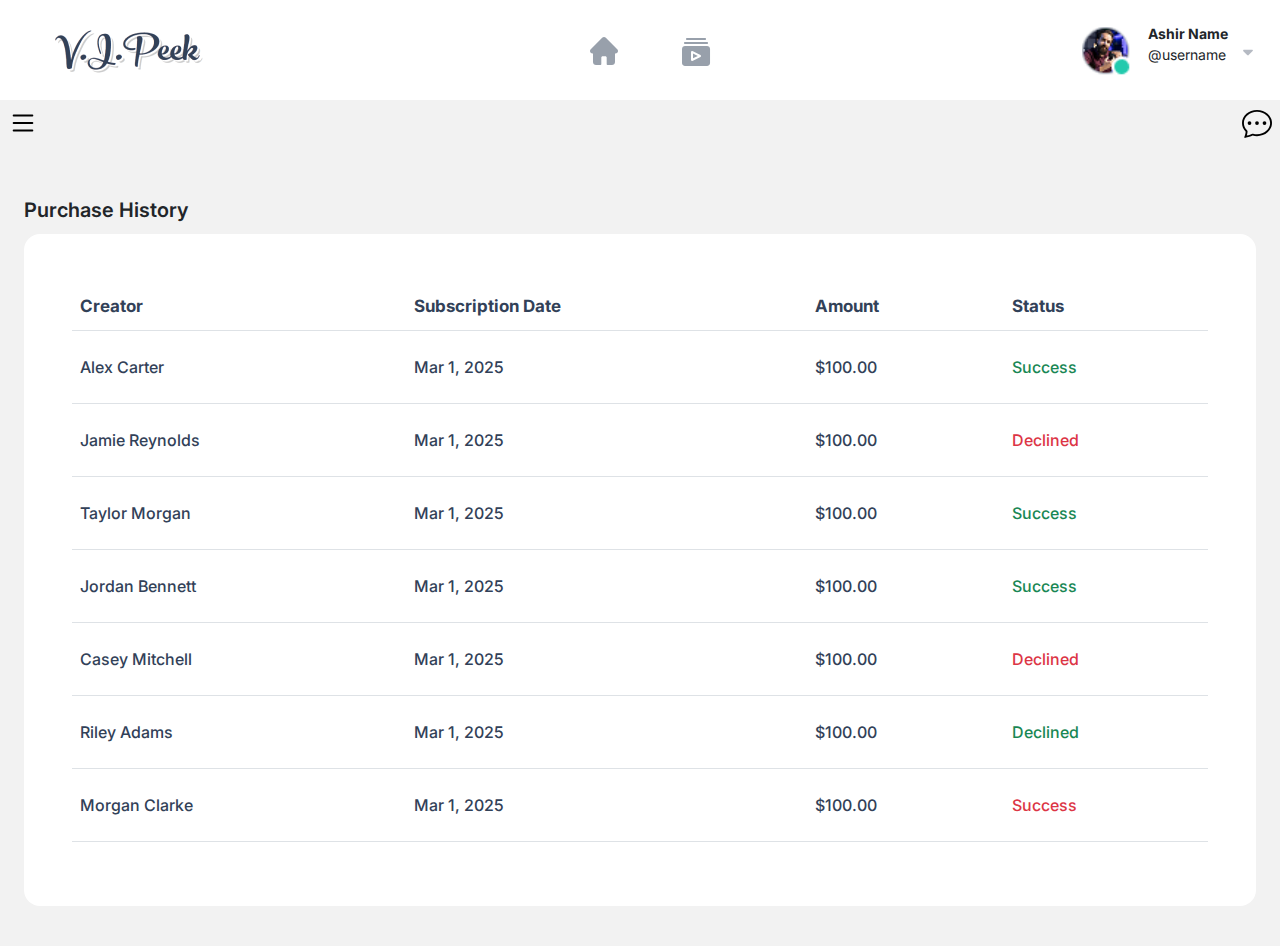
<file: purchaseHistory.html>
<!DOCTYPE html>
<html lang="en">
  <head>
    <meta charset="UTF-8" />
    <meta name="viewport" content="width=device-width, initial-scale=1.0" />

    <link
      href="https://cdn.jsdelivr.net/npm/bootstrap@5.3.3/dist/css/bootstrap.min.css"
      rel="stylesheet"
      integrity="sha384-QWTKZyjpPEjISv5WaRU9OFeRpok6YctnYmDr5pNlyT2bRjXh0JMhjY6hW+ALEwIH"
      crossorigin="anonymous"
    />
    <link rel="stylesheet" href="style.css" />
    <title>Document</title>
  </head>
  <body class="bg-light-gray">
    <nav class="navbar navbar-expand bg-white main-nav">
      <div
        class="container-fluid d-flex justify-content-between w-100 mx-xxl-5"
      >
        <div class="d-flex flex-column align-items-center">
          <img
            src="/assests/38770BF6-9C5E-4BF8-854D-470DB7F1E33C 2.png"
            alt=""
          />
          <p
            class="text-blue font-inter fw-bold brand-text m-0 d-none d-lg-block"
          >
            Exclusive Content From Top Creat
            <span><img src="/assests/Vector (11).png" alt="" /></span>rs
          </p>
        </div>

        <ul
          class="navbar-nav d-flex align-items-center gap-lg-5 me-auto mb-2 mb-lg-0 ps-5"
        >
          <li class="nav-item">
            <div class="search-bar position-relative">
              <input
                type="search"
                class="py-2 rounded-pill px-3"
                placeholder="Search"
              />
              <span
                ><img src="/assests/images.png" class="searchIcon" alt=""
              /></span>
            </div>
          </li>
          <li class="nav-item mx-lg-3 navlink1">
            <a href="/feed.html"
              ><img src="assests/Vector (3).svg" alt=""
            /></a>
          </li>
          <li class="nav-item mx-lg-3">
            <a href="/subscription.html"
              ><img src="/assests/Layer 15.svg" alt=""
            /></a>
          </li>
        </ul>
        <div class="d-flex justify-content-between align-items-center gap-3">
          <div class="position-relative">
            <a href="">
              <img src="/assests/fi-sr-bell.svg" class="img-fluid" alt=""
            /> <span
            class="bg-main-blue text-white px-2 font-14 fw-semibold rounded-3 position-absolute nav-notification"
            >
           2</span >
          </a>
           
          </div>
          <div class="position-relative">
            <a href="">
              <img
                src="/assests/fi-sr-envelope (1).svg"
                class="img-fluid mx-3"
                alt=""
              />
              <span
              class="bg-main-blue text-white px-2 font-14 fw-semibold rounded-3 position-absolute msg-notification"
              >2</span>
            </a>
            
          </div>
          <div
            class="d-flex align-items-center profile position-relative cursor-pointer"
            id="profileToggle"
          >
            <img src="/assests/Avatar.png" class="userIcon mx-3" alt="" />
            <p
              class="d-flex flex-column font-inter fw-bold font-14 d-none d-lg-flex"
            >
              Ashir Name <span class="font-xss fw-normal">@username</span>
            </p>
            <img
              src="/assests/Icon (1).png"
              class="img-fluid my-2 mx-2"
              alt=""
            />
          </div>

          <div class="menu" id="dropdownMenu">
            <ul>
              <li>
                <a href="profile.html"
                  ><img src="/assests/Icon.svg" alt="" />&nbsp;Profile</a
                >
              </li>
              <li>
                <a href="messages.html"
                  ><img
                    src="/assests/fi-sr-envelope.svg"
                    alt=""
                  />&nbsp;Messages</a
                >
              </li>
              <li>
                <a href="support.html"
                  ><img
                    src="/assests/Group 1000002901.svg"
                    alt=""
                  />&nbsp;Help</a
                >
              </li>
              <li>
                <a href="#"
                  ><img src="/assests/Group.svg" alt="" />&nbsp;Sign Out</a
                >
              </li>
            </ul>
          </div>
        </div>
      </div>
    </nav>

    <nav class="navbar navbar-expand bg-white responsive-nav">
      <div class="container-fluid w-100">
        <div class="d-flex justify-content-between w-100">
          <div class="d-flex flex-column align-items-center nav-brand">
            <img
              src="/assests/38770BF6-9C5E-4BF8-854D-470DB7F1E33C 2.png"
              alt=""
            />
          </div>
          <div
            class="collapse navbar-collapse d-flex justify-content-end"
            id="navbarSupportedContent"
          >
            <ul
              class="navbar-nav d-none d-md-flex justify-content-center align-items-center gap-5 mx-auto mb-2 mb-lg-0"
            >
              <li class="nav-item navlink1">
                <a href="feed.html"
                  ><img src="assests/Vector (3).svg" alt=""
                /></a>
              </li>
              <li class="nav-item mx-lg-3">
                <a href="subscription.html"
                  ><img src="/assests/Layer 15.svg" alt=""
                /></a>
              </li>
            </ul>

            <div
              class="d-flex align-items-center cursor-pointer profile"
              id="profileToggle2"
            >
              <img src="/assests/Avatar.png" class="userIcon mx-sm-3" alt="" />
              <p
                class="d-flex flex-column font-inter fw-bold font-14 d-none d-md-flex username-nav"
              >
                Ashir Name <span class="font-xss fw-normal">@username</span>
              </p>
              <img
                src="/assests/Icon (1).png"
                class="img-fluid my-2 mx-2"
                alt=""
              />
            </div>

            <div class="menu" id="dropdownMenu2">
              <ul>
                <li>
                  <a href="profile.html"
                    ><img src="/assests/Icon.svg" alt="" />&nbsp;Profile</a
                  >
                </li>
                <li>
                  <a href="messages.html"
                    ><img
                      src="/assests/fi-sr-envelope.svg"
                      alt=""
                    />&nbsp;Messages</a
                  >
                </li>
                <li>
                  <a href="support.html"
                    ><img
                      src="/assests/Group 1000002901.svg"
                      alt=""
                    />&nbsp;Help</a
                  >
                </li>
                <li>
                  <a href="#"
                    ><img src="/assests/Group.svg" alt="" />&nbsp;Sign Out</a
                  >
                </li>
              </ul>
            </div>
          </div>
        </div>
      </div>
    </nav>
    <main>
      <div class="container-fluid px-0">
        <div class="d-flex justify-content-between mx-2">
          <div class="sidebar-icon py-2">
            <img src="/assests/list.svg" class="sidebar-icon-width" alt="" />
          </div>
          <div class="chat-side-icon py-2" id="chatIcon">
            <img
              src="/assests/chat-dots.svg"
              class="sidebar-icon-width"
              alt=""
            />
          </div>
        </div>
        <div class="feed-wrapper d-flex justify-content-between">
          <!-- sidebar -->
          <div class="sidebar px-4" id="sideBox">
            <div
              class="sidebar-close-icon d-flex ms-auto w-100"
              id="closeSidebar"
            >
              <img src="/assests/x.svg" class="ms-auto" alt="" />
            </div>
            <ul>
              <li>
                <a href="feed.html"
                  ><img src="/assests/Vector (2).svg" alt="" /><span
                    class="sidebar-text"
                    >Home</span
                  ></a
                >
              </li>
              <li>
                <a href="profile.html"
                  ><img src="/assests/Icon (5).svg" alt="" /><span
                    class="sidebar-text"
                    >Profile</span
                  ></a
                >
              </li>
              <li>
                <a href="subscriptionmanagement.html"
                  ><img src="/assests/Subtract.svg" alt="" /><span
                    class="sidebar-text"
                    >Subscription Management</span
                  ></a
                >
              </li>
              <li>
                <a href="wallet.html"
                  ><img src="/assests/empty-wallet.svg" alt="" /><span
                    class="sidebar-text"
                    >Wallet & Payments</span
                  ></a
                >
              </li>
              <li class="position-relative">
                <a href="messages.html">
                  <span
                    class="text-white  rounded-2 position-absolute side-notification"
                  >
                    2</span
                  >
                  <img src="/assests/fi-sr-envelope.svg" alt="" /><span
                    class="sidebar-text"
                    >Messages</span
                  ></a
                >
              </li>
              <li>
                <a href="purchaseHistory.html"
                  ><img src="/assests/Group 1000002900 (1).svg" alt="" /><span
                    class="sidebar-text"
                    >Purchase History</span
                  ></a
                >
              </li>
              <li>
                <a href="support.html"
                  ><img src="/assests/Group 1000002901.svg" alt="" /><span
                    class="sidebar-text"
                    >Support & Help Center</span
                  ></a
                >
              </li>
              <li>
                <a class="mt-auto" href="">
                  <img src="/assests/Group.svg" alt="" />
                  <span class="sidebar-text">Logout</span>
                </a>
              </li>
            </ul>
          </div>


          <!-- subscription or main -->
          <div class="subscription-wrapper px-md-3 mx-2">
            <div class="feed-subscription w-100 section-feed">
              <!-- your-subscription or main start -->
              <div class="feed-main1 mx-auto mt-3 mt-md-5">
                <h1>Purchase History</h1>
                <div class="bg-white px-3 px-lg-5 rounded-4 py-5">
                  <div class="table-responsive">
                    <table class="table payment-history">
                      <thead>
                        <tr>
                          <th>Creator</th>
                          <th class="text-nowrap">Subscription Date</th>
                          <th>Amount</th>
                          <th>Status</th>
                        </tr>
                      </thead>
                      <tbody>
                        <tr>
                          <td class="py-4">Alex Carter</td>
                          <td class="py-4 text-nowrap">Mar 1, 2025</td>
                          <td class="py-4">$100.00</td>
                          <td class="py-4 text-success">Success</td>
                        </tr>
                        <tr>
                          <td class="py-4">Jamie Reynolds</td>
                          <td class="py-4">Mar 1, 2025</td>
                          <td class="py-4">$100.00</td>
                          <td class="py-4 text-danger">Declined</td>
                        </tr>
                        <tr>
                          <td class="py-4">Taylor Morgan</td>
                          <td class="py-4">Mar 1, 2025</td>
                          <td class="py-4">$100.00</td>
                          <td class="py-4 text-success">Success</td>
                        </tr>
                        <tr>
                          <td class="py-4">Jordan Bennett</td>
                          <td class="py-4">Mar 1, 2025</td>
                          <td class="py-4">$100.00</td>
                          <td class="py-4 text-success">Success</td>
                        </tr>
                        <tr>
                          <td class="py-4">Casey Mitchell</td>
                          <td class="py-4">Mar 1, 2025</td>
                          <td class="py-4">$100.00</td>
                          <td class="py-4 text-danger">Declined</td>
                        </tr>
                        <tr>
                          <td class="py-4">Riley Adams</td>
                          <td class="py-4">Mar 1, 2025</td>
                          <td class="py-4">$100.00</td>
                          <td class="py-4 text-success">Declined</td>
                        </tr>
                        <tr>
                          <td class="py-4">Morgan Clarke</td>
                          <td class="py-4">Mar 1, 2025</td>
                          <td class="py-4">$100.00</td>
                          <td class="py-4 text-danger">Success</td>
                        </tr>
                      </tbody>
                    </table>
                  </div>
                </div>
              </div>
            </div>
          </div>

          <!-- chat -->
        
          <div class="feed-chat px-4" id="chatBox">
            <div
              class="d-flex align-items-center justify-content-between chat-heading"
            >
              <h1 class="py-2">Chats</h1>
              <div class="chat-close-icon" id="closeChat">
                <img src="/assests/x.svg" alt="" />
              </div>
            </div>
            <div class="chat-wrapper">
              <div class="chat-icon d-flex align-items-center my-4">
                <div class="me-3">
                  <img src="/assests/Ellipse 50.png" alt="" />
                </div>
                <div class="flex position-relative">
                  <p class="chat-name mb-0">Name Here</p>
                  <p class="chat-text mb-0">His / Her Message Goes Her...</p>
                  <div
                    class="notification position-absolute my-2 d-flex align-items-center justify-content-center"
                  >
                    1
                  </div>
                </div>
              </div>

              <div class="chat-icon d-flex align-items-center my-4">
                <div class="me-3">
                  <img src="/assests/Ellipse 50 (1).png" alt="" />
                </div>
                <div class="flex position-relative">
                  <p class="chat-name mb-0">Name Here</p>
                  <p class="chat-text mb-0">His / Her Message Goes Her...</p>
                  <div
                    class="notification position-absolute my-2 d-flex align-items-center justify-content-center"
                  >
                    1
                  </div>
                </div>
              </div>

              <div class="chat-icon d-flex align-items-center my-4">
                <div class="me-3">
                  <img src="/assests/Ellipse 50 (2).png" alt="" />
                </div>
                <div class="flex position-relative">
                  <p class="chat-name mb-0">Name Here</p>
                  <p class="chat-text mb-0">His / Her Message Goes Her...</p>
                </div>
              </div>

              <div class="chat-icon d-flex align-items-center my-4">
                <div class="me-3">
                  <img src="/assests/Ellipse 50 (3).png" alt="" />
                </div>
                <div class="flex position-relative">
                  <p class="chat-name mb-0">Name Here</p>
                  <p class="chat-text mb-0">His / Her Message Goes Her...</p>
                </div>
              </div>

              <div class="chat-icon d-flex align-items-center my-4">
                <div class="me-3">
                  <img src="/assests/Ellipse 50 (4).png" alt="" />
                </div>
                <div class="flex position-relative">
                  <p class="chat-name mb-0">Name Here</p>
                  <p class="chat-text mb-0">His / Her Message Goes Her...</p>
                </div>
              </div>

              <div class="chat-icon d-flex align-items-center my-4">
                <div class="me-3">
                  <img src="/assests/Ellipse 50 (5).png" alt="" />
                </div>
                <div class="flex position-relative">
                  <p class="chat-name mb-0">Name Here</p>
                  <p class="chat-text mb-0">His / Her Message Goes Her...</p>
                </div>
              </div>

              <div class="chat-icon d-flex align-items-center my-4">
                <div class="me-3">
                  <img src="/assests/Ellipse 50 (6).png" alt="" />
                </div>
                <div class="flex position-relative">
                  <p class="chat-name mb-0">Name Here</p>
                  <p class="chat-text mb-0">His / Her Message Goes Her...</p>
                </div>
              </div>

              <div class="chat-icon d-flex align-items-center my-4">
                <div class="me-3">
                  <img src="/assests/Ellipse 50 (7).png" alt="" />
                </div>
                <div class="flex position-relative">
                  <p class="chat-name mb-0">Name Here</p>
                  <p class="chat-text mb-0">His / Her Message Goes Her...</p>
                </div>
              </div>
              <div class="chat-icon d-flex align-items-center my-4">
                <div class="me-3">
                  <img src="/assests/Ellipse 50 (7).png" alt="" />
                </div>
                <div class="flex position-relative">
                  <p class="chat-name mb-0">Name Here</p>
                  <p class="chat-text mb-0">His / Her Message Goes Her...</p>
                </div>
              </div>
              <div class="chat-icon d-flex align-items-center my-4">
                <div class="me-3">
                  <img src="/assests/Ellipse 50 (7).png" alt="" />
                </div>
                <div class="flex position-relative">
                  <p class="chat-name mb-0">Name Here</p>
                  <p class="chat-text mb-0">His / Her Message Goes Her...</p>
                </div>
              </div>
              <div class="chat-icon d-flex align-items-center my-4">
                <div class="me-3">
                  <img src="/assests/Ellipse 50 (7).png" alt="" />
                </div>
                <div class="flex position-relative">
                  <p class="chat-name mb-0">Name Here</p>
                  <p class="chat-text mb-0">His / Her Message Goes Her...</p>
                </div>
              </div>
              <div class="chat-icon d-flex align-items-center my-4">
                <div class="me-3">
                  <img src="/assests/Ellipse 50 (7).png" alt="" />
                </div>
                <div class="flex position-relative">
                  <p class="chat-name mb-0">Name Here</p>
                  <p class="chat-text mb-0">His / Her Message Goes Her...</p>
                </div>
              </div>
              <div class="chat-icon d-flex align-items-center my-4">
                <div class="me-3">
                  <img src="/assests/Ellipse 50 (7).png" alt="" />
                </div>
                <div class="flex position-relative">
                  <p class="chat-name mb-0">Name Here</p>
                  <p class="chat-text mb-0">His / Her Message Goes Her...</p>
                </div>
              </div>
              <div class="chat-icon d-flex align-items-center my-4">
                <div class="me-3">
                  <img src="/assests/Ellipse 50 (7).png" alt="" />
                </div>
                <div class="flex position-relative">
                  <p class="chat-name mb-0">Name Here</p>
                  <p class="chat-text mb-0">His / Her Message Goes Her...</p>
                </div>
              </div>
              <div class="chat-icon d-flex align-items-center my-4">
                <div class="me-3">
                  <img src="/assests/Ellipse 50 (7).png" alt="" />
                </div>
                <div class="flex position-relative">
                  <p class="chat-name mb-0">Name Here</p>
                  <p class="chat-text mb-0">His / Her Message Goes Her...</p>
                </div>
              </div>
              <div class="chat-icon d-flex align-items-center my-4">
                <div class="me-3">
                  <img src="/assests/Ellipse 50 (7).png" alt="" />
                </div>
                <div class="flex position-relative">
                  <p class="chat-name mb-0">Name Here</p>
                  <p class="chat-text mb-0">His / Her Message Goes Her...</p>
                </div>
              </div>
              <div class="chat-icon d-flex align-items-center my-4">
                <div class="me-3">
                  <img src="/assests/Ellipse 50 (7).png" alt="" />
                </div>
                <div class="flex position-relative">
                  <p class="chat-name mb-0">Name Here</p>
                  <p class="chat-text mb-0">His / Her Message Goes Her...</p>
                </div>
              </div>
              <div class="chat-icon d-flex align-items-center my-4">
                <div class="me-3">
                  <img src="/assests/Ellipse 50 (7).png" alt="" />
                </div>
                <div class="flex position-relative">
                  <p class="chat-name mb-0">Name Here</p>
                  <p class="chat-text mb-0">His / Her Message Goes Her...</p>
                </div>
              </div>
              <div class="chat-icon d-flex align-items-center my-4">
                <div class="me-3">
                  <img src="/assests/Ellipse 50 (7).png" alt="" />
                </div>
                <div class="flex position-relative">
                  <p class="chat-name mb-0">Name Here</p>
                  <p class="chat-text mb-0">His / Her Message Goes Her...</p>
                </div>
              </div>
              <div class="chat-icon d-flex align-items-center my-4">
                <div class="me-3">
                  <img src="/assests/Ellipse 50 (7).png" alt="" />
                </div>
                <div class="flex position-relative">
                  <p class="chat-name mb-0">Name Here</p>
                  <p class="chat-text mb-0">His / Her Message Goes Her...</p>
                </div>
              </div>
              <div class="chat-icon d-flex align-items-center my-4">
                <div class="me-3">
                  <img src="/assests/Ellipse 50 (7).png" alt="" />
                </div>
                <div class="flex position-relative">
                  <p class="chat-name mb-0">Name Here</p>
                  <p class="chat-text mb-0">His / Her Message Goes Her...</p>
                </div>
              </div>
            </div>
          </div>
        </div>
      </div>
    </main>

    <script src="index.js"></script>
    <script
      src="https://cdn.jsdelivr.net/npm/bootstrap@5.3.3/dist/js/bootstrap.bundle.min.js"
      integrity="sha384-YvpcrYf0tY3lHB60NNkmXc5s9fDVZLESaAA55NDzOxhy9GkcIdslK1eN7N6jIeHz"
      crossorigin="anonymous"
    ></script>
  </body>
</html>
</file>
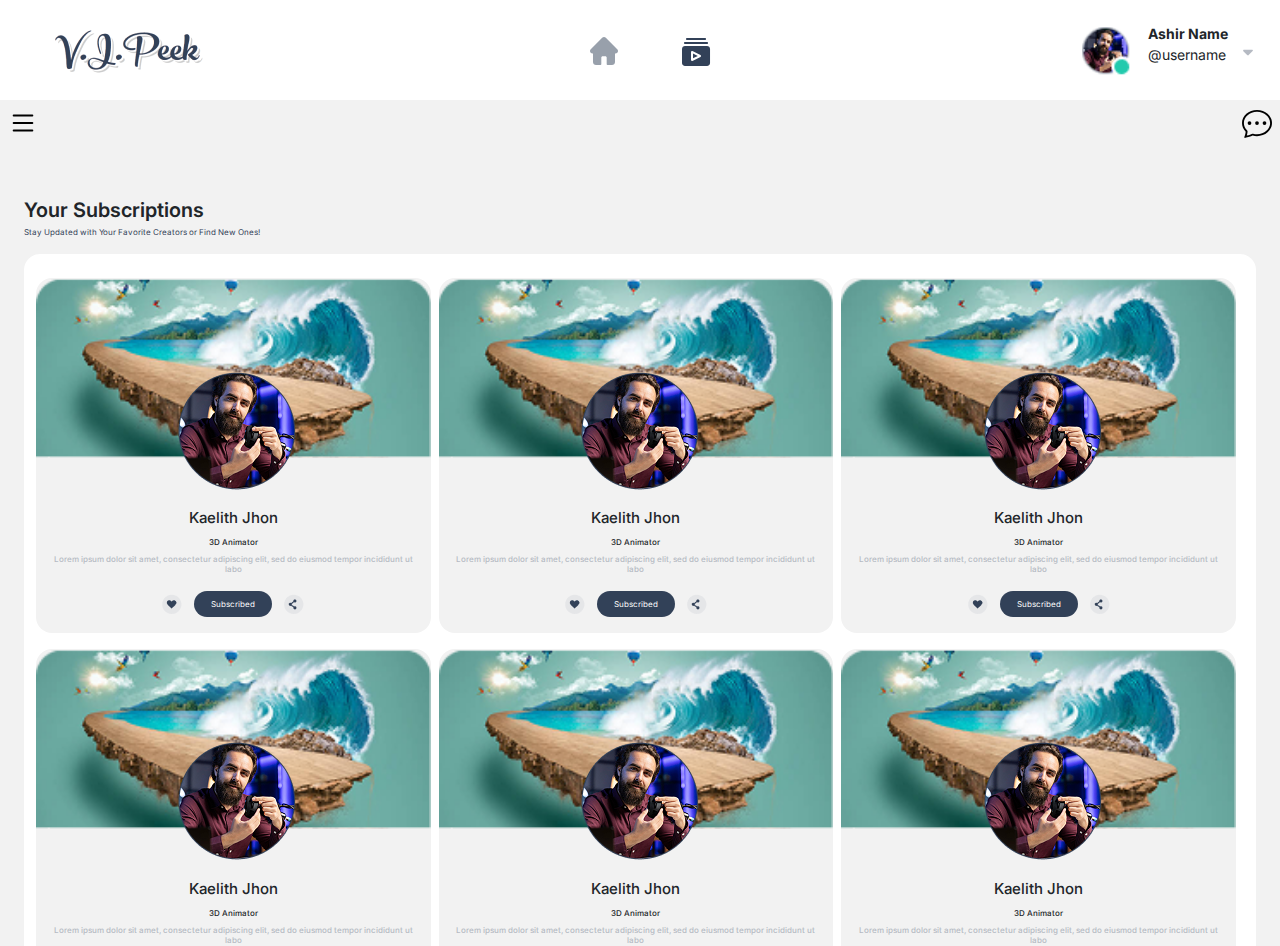
<file: subscription.html>
<!DOCTYPE html>
<html lang="en">
  <head>
    <meta charset="UTF-8" />
    <meta name="viewport" content="width=device-width, initial-scale=1.0" />

    <link
      href="https://cdn.jsdelivr.net/npm/bootstrap@5.3.3/dist/css/bootstrap.min.css"
      rel="stylesheet"
      integrity="sha384-QWTKZyjpPEjISv5WaRU9OFeRpok6YctnYmDr5pNlyT2bRjXh0JMhjY6hW+ALEwIH"
      crossorigin="anonymous"
    />
    <link rel="stylesheet" href="style.css" />
    <title>Document</title>
  </head>
  <body class="bg-light-gray">
    <nav class="navbar navbar-expand bg-white main-nav">
      <div
        class="container-fluid d-flex justify-content-between w-100 mx-xxl-5"
      >
        <div class="d-flex flex-column align-items-center">
          <img
            src="/assests/38770BF6-9C5E-4BF8-854D-470DB7F1E33C 2.png"
            alt=""
          />
          <p
            class="text-blue font-inter fw-bold brand-text m-0 d-none d-lg-block"
          >
            Exclusive Content From Top Creat
            <span><img src="/assests/Vector (11).png" alt="" /></span>rs
          </p>
        </div>

        <ul
          class="navbar-nav d-flex align-items-center gap-lg-5 me-auto mb-2 mb-lg-0 ps-5"
        >
          <li class="nav-item">
            <div class="search-bar position-relative">
              <input
                type="search"
                class="py-2 rounded-pill px-3"
                placeholder="Search"
              />
              <span
                ><img src="/assests/images.png" class="searchIcon" alt=""
              /></span>
            </div>
          </li>
          <li class="nav-item mx-lg-3 navlink1">
            <a href="/feed.html"
              ><img src="/assests/Vector (3).svg" alt=""
            /></a>
          </li>
          <li class="nav-item mx-lg-3">
            <a href="/subscription.html"
              ><img src="/assests/Layer 15 (1).svg" alt=""
            /></a>
          </li>
        </ul>
        <div class="d-flex justify-content-between align-items-center gap-3">
          <div class="position-relative">
            <a href="">
              <img src="/assests/fi-sr-bell.svg" class="img-fluid" alt=""
            /> <span
            class="bg-main-blue text-white px-2 font-14 fw-semibold rounded-3 position-absolute nav-notification"
            >
           2</span >
          </a>
           
          </div>
          <div class="position-relative">
            <a href="">
              <img
                src="/assests/fi-sr-envelope (1).svg"
                class="img-fluid mx-3"
                alt=""
              />
              <span
              class="bg-main-blue text-white px-2 font-14 fw-semibold rounded-3 position-absolute msg-notification"
              >2</span>
            </a>
            
          </div>
          <div
            class="d-flex align-items-center profile position-relative cursor-pointer"
            id="profileToggle"
          >
            <img src="/assests/Avatar.png" class="userIcon mx-3" alt="" />
            <p
              class="d-flex flex-column font-inter fw-bold font-14 d-none d-lg-flex"
            >
              Ashir Name <span class="font-xss fw-normal">@username</span>
            </p>
            <img
              src="/assests/Icon (1).png"
              class="img-fluid my-2 mx-2"
              alt=""
            />
          </div>

          <div class="menu" id="dropdownMenu">
            <ul>
              <li>
                <a href="profile.html"
                  ><img src="/assests/Icon.svg" alt="" />&nbsp;Profile</a
                >
              </li>
              <li>
                <a href="messages.html"
                  ><img
                    src="/assests/fi-sr-envelope.svg"
                    alt=""
                  />&nbsp;Messages</a
                >
              </li>
              <li>
                <a href="support.html"
                  ><img
                    src="/assests/Group 1000002901.svg"
                    alt=""
                  />&nbsp;Help</a
                >
              </li>
              <li>
                <a href="#"
                  ><img src="/assests/Group.svg" alt="" />&nbsp;Sign Out</a
                >
              </li>
            </ul>
          </div>
        </div>
      </div>
    </nav>

    <nav class="navbar navbar-expand bg-white responsive-nav">
      <div class="container-fluid w-100">
        <div class="d-flex justify-content-between w-100">
          <div class="d-flex flex-column align-items-center nav-brand">
            <img
              src="/assests/38770BF6-9C5E-4BF8-854D-470DB7F1E33C 2.png"
              alt=""
            />
          </div>
          <div
            class="collapse navbar-collapse d-flex justify-content-end"
            id="navbarSupportedContent"
          >
            <ul
              class="navbar-nav d-none d-md-flex justify-content-center align-items-center gap-5 mx-auto mb-2 mb-lg-0"
            >
              <li class="nav-item navlink1">
                <a href="feed.html"
                  ><img src="/assests/Vector (3).svg" alt=""
                /></a>
              </li>
              <li class="nav-item mx-lg-3">
                <a href="subscription.html"
                  ><img src="/assests/Layer 15 (1).svg" alt=""
                /></a>
              </li>
            </ul>

            <div
              class="d-flex align-items-center cursor-pointer profile"
              id="profileToggle2"
            >
              <img src="/assests/Avatar.png" class="userIcon mx-sm-3" alt="" />
              <p
                class="d-flex flex-column font-inter fw-bold font-14 d-none d-md-flex username-nav"
              >
                Ashir Name <span class="font-xss fw-normal">@username</span>
              </p>
              <img
                src="/assests/Icon (1).png"
                class="img-fluid my-2 mx-2"
                alt=""
              />
            </div>

            <div class="menu" id="dropdownMenu2">
              <ul>
                <li>
                  <a href="profile.html"
                    ><img src="/assests/Icon.svg" alt="" />&nbsp;Profile</a
                  >
                </li>
                <li>
                  <a href="messages.html"
                    ><img
                      src="/assests/fi-sr-envelope.svg"
                      alt=""
                    />&nbsp;Messages</a
                  >
                </li>
                <li>
                  <a href="support.html"
                    ><img
                      src="/assests/Group 1000002901.svg"
                      alt=""
                    />&nbsp;Help</a
                  >
                </li>
                <li>
                  <a href="#"
                    ><img src="/assests/Group.svg" alt="" />&nbsp;Sign Out</a
                  >
                </li>
              </ul>
            </div>
          </div>
        </div>
      </div>
    </nav>

    <main>
      <div class="container-fluid px-0">
        <div class="d-flex justify-content-between mx-2">
          <div class="sidebar-icon py-2">
            <img src="/assests/list.svg" class="sidebar-icon-width" alt="" />
          </div>
          <div class="chat-side-icon py-2" id="chatIcon">
            <img
              src="/assests/chat-dots.svg"
              class="sidebar-icon-width"
              alt=""
            />
          </div>
        </div>
        <div class="feed-wrapper d-flex justify-content-between">
          <!-- sidebar -->
          <div class="sidebar px-4" id="sideBox">
            <div
              class="sidebar-close-icon d-flex ms-auto w-100"
              id="closeSidebar"
            >
              <img src="/assests/x.svg" class="ms-auto" alt="" />
            </div>
            <ul>
              <li>
                <a href="feed.html"
                  ><img src="/assests/Vector (1).svg" alt="" /><span
                    class="sidebar-text"
                    >Home</span
                  ></a
                >
              </li>
              <li>
                <a href="profile.html"
                  ><img src="/assests/Icon (5).svg" alt="" /><span
                    class="sidebar-text"
                    >Profile</span
                  ></a
                >
              </li>
              <li>
                <a href="subscriptionmanagement.html"
                  ><img src="/assests/Subtract.svg" alt="" /><span
                    class="sidebar-text"
                    >Subscription Management</span
                  ></a
                >
              </li>
              <li>
                <a href="wallet.html"
                  ><img src="/assests/empty-wallet.svg" alt="" /><span
                    class="sidebar-text"
                    >Wallet & Payments</span
                  ></a
                >
              </li>
              <li class="position-relative">
                <a href="messages.html">
                  <span
                    class="text-white  rounded-2 position-absolute side-notification"
                  >
                    2</span
                  >
                  <img src="/assests/fi-sr-envelope.svg" alt="" /><span
                    class="sidebar-text"
                    >Messages</span
                  ></a
                >
              </li>
              <li>
                <a href="purchaseHistory.html"
                  ><img src="/assests/Group 1000002900.svg" alt="" /><span
                    class="sidebar-text"
                    >Purchase History</span
                  ></a
                >
              </li>
              <li>
                <a href="support.html"
                  ><img src="/assests/Group 1000002901.svg" alt="" /><span
                    class="sidebar-text"
                    >Support & Help Center</span
                  ></a
                >
              </li>
              <li>
                <a class="mt-auto" href="">
                  <img src="/assests/Group.svg" alt="" />
                  <span class="sidebar-text">Logout</span>
                </a>
              </li>
            </ul>
          </div>
          <!-- subscription or main -->
          <div class="subscription-wrapper px-md-3 mx-2">
            <div class="feed-subscription w-100 section-feed">
              <!-- your-subscription or main start -->

              <div class="feed-main1 mx-auto mt-3 mt-md-5">
                <h1 class="mb-0">Your Subscriptions</h1>
                <p class="font-inter font-8">
                  Stay Updated with Your Favorite Creators or Find New Ones!
                </p>
                <!-- first div -->
                <div class="bg-white  rounded-4 d-flex flex-wrap">
                  <div class="row flex-wrap p-4">
                    <div
                      class="col-md-4  col-sm-6 col-12 position-relative px-0 mb-3"
                    >
                      <div class="me-md-2 me-1 bg-page rounded-4">
                        <div class="subscription-bg-img">
                          <img
                            src="/assests/Rectangle 3838.png"
                            alt=""
                            class="img-fluid"
                          />
                        </div>
                        <div class="creator-img">
                          <img
                            src="/assests/Ellipse 57.png"
                            class="position-absolute center-creator-img "
                            alt=""
                          />
                        </div>
                        <div class="subscription-text mt-5 px-3">
                          <div class="creator-name text-center">
                            Kaelith Jhon
                            <span class="profession d-block">3D Animator</span>
                          </div>

                          <div class="creator-description">
                            Lorem ipsum dolor sit amet, consectetur adipiscing
                            elit, sed do eiusmod tempor incididunt ut labo
                          </div>
                          <div class="subscribed text-center py-3">
                            <img src="/assests/Group 1000002870.png" alt="" />
                            <a
                              href=""
                              class="btn bg-main-blue text-white rounded-pill font-8 px-3 mx-2"
                              >Subscribed</a
                            >
                            <img src="/assests/Group 1000002839.png" alt="" />
                          </div>
                        </div>
                      </div>
                    </div>

                    <div
                      class="col-md-4 col-sm-6 col-12 position-relative px-0 mb-3"
                    >
                      <div class="me-md-2 me-1 bg-page rounded-4">
                        <div class="subscription-bg-img">
                          <img
                            src="/assests/Rectangle 3838.png"
                            alt=""
                            class="img-fluid"
                          />
                        </div>
                        <div class="creator-img">
                          <img
                            src="/assests/Ellipse 57.png"
                            class="position-absolute center-creator-img"
                            alt=""
                          />
                        </div>
                        <div class="subscription-text mt-5 px-3">
                          <div class="creator-name text-center">
                            Kaelith Jhon
                            <span class="profession d-block">3D Animator</span>
                          </div>

                          <div class="creator-description">
                            Lorem ipsum dolor sit amet, consectetur adipiscing
                            elit, sed do eiusmod tempor incididunt ut labo
                          </div>
                          <div class="subscribed text-center py-3">
                            <img src="/assests/Group 1000002870.png" alt="" />
                            <a
                              href=""
                              class="btn bg-main-blue text-white rounded-pill font-8 px-3 mx-2"
                              >Subscribed</a
                            >
                            <img src="/assests/Group 1000002839.png" alt="" />
                          </div>
                        </div>
                      </div>
                    </div>
                    <div
                      class="col-md-4 col-sm-6 col-12 position-relative px-0 mb-3"
                    >
                      <div class="me-md-2 me-1 bg-page rounded-4">
                        <div class="subscription-bg-img">
                          <img
                            src="/assests/Rectangle 3838.png"
                            alt=""
                            class="img-fluid"
                          />
                        </div>
                        <div class="creator-img">
                          <img
                            src="/assests/Ellipse 57.png"
                            class="position-absolute center-creator-img"
                            alt=""
                          />
                        </div>
                        <div class="subscription-text mt-5 px-3">
                          <div class="creator-name text-center">
                            Kaelith Jhon
                            <span class="profession d-block">3D Animator</span>
                          </div>

                          <div class="creator-description">
                            Lorem ipsum dolor sit amet, consectetur adipiscing
                            elit, sed do eiusmod tempor incididunt ut labo
                          </div>
                          <div class="subscribed text-center py-3">
                            <img src="/assests/Group 1000002870.png" alt="" />
                            <a
                              href=""
                              class="btn bg-main-blue text-white rounded-pill font-8 px-3 mx-2"
                              >Subscribed</a
                            >
                            <img src="/assests/Group 1000002839.png" alt="" />
                          </div>
                        </div>
                      </div>
                    </div>
                    <div
                      class="col-md-4 col-sm-6 col-12 position-relative px-0 mb-3"
                    >
                      <div class="me-md-2 me-1 bg-page rounded-4">
                        <div class="subscription-bg-img">
                          <img
                            src="/assests/Rectangle 3838.png"
                            alt=""
                            class="img-fluid"
                          />
                        </div>
                        <div class="creator-img">
                          <img
                            src="/assests/Ellipse 57.png"
                            class="position-absolute center-creator-img"
                            alt=""
                          />
                        </div>
                        <div class="subscription-text mt-5 px-3">
                          <div class="creator-name text-center">
                            Kaelith Jhon
                            <span class="profession d-block">3D Animator</span>
                          </div>

                          <div class="creator-description">
                            Lorem ipsum dolor sit amet, consectetur adipiscing
                            elit, sed do eiusmod tempor incididunt ut labo
                          </div>
                          <div class="subscribed text-center py-3">
                            <img src="/assests/Group 1000002870.png" alt="" />
                            <a
                              href=""
                              class="btn bg-main-blue text-white rounded-pill font-8 px-3 mx-2"
                              >Subscribed</a
                            >
                            <img src="/assests/Group 1000002839.png" alt="" />
                          </div>
                        </div>
                      </div>
                    </div>
                    <div
                      class="col-md-4 col-sm-6 col-12 position-relative px-0 mb-3"
                    >
                      <div class="me-md-2 me-1 bg-page rounded-4">
                        <div class="subscription-bg-img">
                          <img
                            src="/assests/Rectangle 3838.png"
                            alt=""
                            class="img-fluid"
                          />
                        </div>
                        <div class="creator-img">
                          <img
                            src="/assests/Ellipse 57.png"
                            class="position-absolute center-creator-img"
                            alt=""
                          />
                        </div>
                        <div class="subscription-text mt-5 px-3">
                          <div class="creator-name text-center">
                            Kaelith Jhon
                            <span class="profession d-block">3D Animator</span>
                          </div>

                          <div class="creator-description">
                            Lorem ipsum dolor sit amet, consectetur adipiscing
                            elit, sed do eiusmod tempor incididunt ut labo
                          </div>
                          <div class="subscribed text-center py-3">
                            <img src="/assests/Group 1000002870.png" alt="" />
                            <a
                              href=""
                              class="btn bg-main-blue text-white rounded-pill font-8 px-3 mx-2"
                              >Subscribed</a
                            >
                            <img src="/assests/Group 1000002839.png" alt="" />
                          </div>
                        </div>
                      </div>
                    </div>
                    <div
                      class="col-md-4 col-sm-6 col-12 position-relative px-0 mb-3"
                    >
                      <div class="me-md-2 me-1 bg-page rounded-4">
                        <div class="subscription-bg-img">
                          <img
                            src="/assests/Rectangle 3838.png"
                            alt=""
                            class="img-fluid"
                          />
                        </div>
                        <div class="creator-img">
                          <img
                            src="/assests/Ellipse 57.png"
                            class="position-absolute center-creator-img"
                            alt=""
                          />
                        </div>
                        <div class="subscription-text mt-5 px-3">
                          <div class="creator-name text-center">
                            Kaelith Jhon
                            <span class="profession d-block">3D Animator</span>
                          </div>

                          <div class="creator-description">
                            Lorem ipsum dolor sit amet, consectetur adipiscing
                            elit, sed do eiusmod tempor incididunt ut labo
                          </div>
                          <div class="subscribed text-center py-3">
                            <img src="/assests/Group 1000002870.png" alt="" />
                            <a
                              href=""
                              class="btn bg-main-blue text-white rounded-pill font-8 px-3 mx-2"
                              >Subscribed</a
                            >
                            <img src="/assests/Group 1000002839.png" alt="" />
                          </div>
                        </div>
                      </div>
                    </div>
                  </div>
                </div>
              </div>

              <!-- Discover -->

              <div class="feed-main1 mx-auto mt-5">
                <h1 class="mb-0">Discover & Subscribe</h1>
                <p class="font-inter font-8">
                  Stay Updated with Your Favorite Creators or Find New Ones!
                </p>
                <!-- first div -->
                <div class="bg-white p-4 rounded-4 d-flex flex-wrap">
                  <div class="row flex-wrap ">
                    <div
                      class="col-md-4 col-sm-6 col-12 position-relative px-0 mb-3"
                    >
                      <div class="me-md-2 me-1 bg-page rounded-4">
                        <div class="subscription-bg-img">
                          <img
                            src="/assests/Rectangle 3838.png"
                            alt=""
                            class="img-fluid"
                          />
                        </div>
                        <div class="creator-img">
                          <img
                            src="/assests/Ellipse 57.png"
                            class="position-absolute center-creator-img"
                            alt=""
                          />
                        </div>
                        <div class="subscription-text mt-5 px-3">
                          <div class="creator-name text-center">
                            Kaelith Jhon
                            <span class="profession d-block">3D Animator</span>
                          </div>

                          <div class="creator-description">
                            Lorem ipsum dolor sit amet, consectetur adipiscing
                            elit, sed do eiusmod tempor incididunt ut labo
                          </div>
                          <div class="subscribed text-center py-3">
                            <img src="/assests/Group 1000002870.png" alt="" />
                            <a
                              href=""
                              class="btn bg-main-blue text-white rounded-pill font-8 px-3 mx-2"
                              >Subscribed</a
                            >
                            <img src="/assests/Group 1000002839.png" alt="" />
                          </div>
                        </div>
                      </div>
                    </div>

                    <div
                      class="col-md-4 col-sm-6 col-12 position-relative px-0 mb-3"
                    >
                      <div class="me-md-2 me-1 bg-page rounded-4">
                        <div class="subscription-bg-img">
                          <img
                            src="/assests/Rectangle 3838.png"
                            alt=""
                            class="img-fluid"
                          />
                        </div>
                        <div class="creator-img">
                          <img
                            src="/assests/Ellipse 57.png"
                            class="position-absolute center-creator-img"
                            alt=""
                          />
                        </div>
                        <div class="subscription-text mt-5 px-3">
                          <div class="creator-name text-center">
                            Kaelith Jhon
                            <span class="profession d-block">3D Animator</span>
                          </div>

                          <div class="creator-description">
                            Lorem ipsum dolor sit amet, consectetur adipiscing
                            elit, sed do eiusmod tempor incididunt ut labo
                          </div>
                          <div class="subscribed text-center py-3">
                            <img src="/assests/Group 1000002870.png" alt="" />
                            <a
                              href=""
                              class="btn bg-main-blue text-white rounded-pill font-8 px-3 mx-2"
                              >Subscribed</a
                            >
                            <img src="/assests/Group 1000002839.png" alt="" />
                          </div>
                        </div>
                      </div>
                    </div>
                    <div
                      class="col-md-4 col-sm-6 col-12 position-relative px-0 mb-3"
                    >
                      <div class="me-md-2 me-1 bg-page rounded-4">
                        <div class="subscription-bg-img">
                          <img
                            src="/assests/Rectangle 3838.png"
                            alt=""
                            class="img-fluid"
                          />
                        </div>
                        <div class="creator-img">
                          <img
                            src="/assests/Ellipse 57.png"
                            class="position-absolute center-creator-img"
                            alt=""
                          />
                        </div>
                        <div class="subscription-text mt-5 px-3">
                          <div class="creator-name text-center">
                            Kaelith Jhon
                            <span class="profession d-block">3D Animator</span>
                          </div>

                          <div class="creator-description">
                            Lorem ipsum dolor sit amet, consectetur adipiscing
                            elit, sed do eiusmod tempor incididunt ut labo
                          </div>
                          <div class="subscribed text-center py-3">
                            <img src="/assests/Group 1000002870.png" alt="" />
                            <a
                              href=""
                              class="btn bg-main-blue text-white rounded-pill font-8 px-3 mx-2"
                              >Subscribed</a
                            >
                            <img src="/assests/Group 1000002839.png" alt="" />
                          </div>
                        </div>
                      </div>
                    </div>
                    <div
                      class="col-md-4 col-sm-6 col-12 position-relative px-0 mb-3"
                    >
                      <div class="me-md-2 me-1 bg-page rounded-4">
                        <div class="subscription-bg-img">
                          <img
                            src="/assests/Rectangle 3838.png"
                            alt=""
                            class="img-fluid"
                          />
                        </div>
                        <div class="creator-img">
                          <img
                            src="/assests/Ellipse 57.png"
                            class="position-absolute center-creator-img"
                            alt=""
                          />
                        </div>
                        <div class="subscription-text mt-5 px-3">
                          <div class="creator-name text-center">
                            Kaelith Jhon
                            <span class="profession d-block">3D Animator</span>
                          </div>

                          <div class="creator-description">
                            Lorem ipsum dolor sit amet, consectetur adipiscing
                            elit, sed do eiusmod tempor incididunt ut labo
                          </div>
                          <div class="subscribed text-center py-3">
                            <img src="/assests/Group 1000002870.png" alt="" />
                            <a
                              href=""
                              class="btn bg-main-blue text-white rounded-pill font-8 px-3 mx-2"
                              >Subscribed</a
                            >
                            <img src="/assests/Group 1000002839.png" alt="" />
                          </div>
                        </div>
                      </div>
                    </div>

                    <div
                      class="col-md-4 col-sm-6 col-12 position-relative px-0 mb-3"
                    >
                      <div class="me-md-2 me-1 bg-page rounded-4">
                        <div class="subscription-bg-img">
                          <img
                            src="/assests/Rectangle 3838.png"
                            alt=""
                            class="img-fluid"
                          />
                        </div>
                        <div class="creator-img">
                          <img
                            src="/assests/Ellipse 57.png"
                            class="position-absolute center-creator-img"
                            alt=""
                          />
                        </div>
                        <div class="subscription-text mt-5 px-3">
                          <div class="creator-name text-center">
                            Kaelith Jhon
                            <span class="profession d-block">3D Animator</span>
                          </div>

                          <div class="creator-description">
                            Lorem ipsum dolor sit amet, consectetur adipiscing
                            elit, sed do eiusmod tempor incididunt ut labo
                          </div>
                          <div class="subscribed text-center py-3">
                            <img src="/assests/Group 1000002870.png" alt="" />
                            <a
                              href=""
                              class="btn bg-main-blue text-white rounded-pill font-8 px-3 mx-2"
                              >Subscribed</a
                            >
                            <img src="/assests/Group 1000002839.png" alt="" />
                          </div>
                        </div>
                      </div>
                    </div>
                    <div
                      class="col-md-4 col-sm-6 col-12 position-relative px-0 mb-3"
                    >
                      <div class="me-md-2 me-1 bg-page rounded-4">
                        <div class="subscription-bg-img">
                          <img
                            src="/assests/Rectangle 3838.png"
                            alt=""
                            class="img-fluid"
                          />
                        </div>
                        <div class="creator-img">
                          <img
                            src="/assests/Ellipse 57.png"
                            class="position-absolute center-creator-img"
                            alt=""
                          />
                        </div>
                        <div class="subscription-text mt-5 px-3">
                          <div class="creator-name text-center">
                            Kaelith Jhon
                            <span class="profession d-block">3D Animator</span>
                          </div>

                          <div class="creator-description">
                            Lorem ipsum dolor sit amet, consectetur adipiscing
                            elit, sed do eiusmod tempor incididunt ut labo
                          </div>
                          <div class="subscribed text-center py-3">
                            <img src="/assests/Group 1000002870.png" alt="" />
                            <a
                              href=""
                              class="btn bg-main-blue text-white rounded-pill font-8 px-3 mx-2"
                              >Subscribed</a
                            >
                            <img src="/assests/Group 1000002839.png" alt="" />
                          </div>
                        </div>
                      </div>
                    </div>
                    <div
                      class="col-md-4 col-sm-6 col-12 position-relative px-0 mb-3"
                    >
                      <div class="me-md-2 me-1 bg-page rounded-4">
                        <div class="subscription-bg-img">
                          <img
                            src="/assests/Rectangle 3838.png"
                            alt=""
                            class="img-fluid"
                          />
                        </div>
                        <div class="creator-img">
                          <img
                            src="/assests/Ellipse 57.png"
                            class="position-absolute center-creator-img"
                            alt=""
                          />
                        </div>
                        <div class="subscription-text mt-5 px-3">
                          <div class="creator-name text-center">
                            Kaelith Jhon
                            <span class="profession d-block">3D Animator</span>
                          </div>

                          <div class="creator-description">
                            Lorem ipsum dolor sit amet, consectetur adipiscing
                            elit, sed do eiusmod tempor incididunt ut labo
                          </div>
                          <div class="subscribed text-center py-3">
                            <img src="/assests/Group 1000002870.png" alt="" />
                            <a
                              href=""
                              class="btn bg-main-blue text-white rounded-pill font-8 px-3 mx-2"
                              >Subscribed</a
                            >
                            <img src="/assests/Group 1000002839.png" alt="" />
                          </div>
                        </div>
                      </div>
                    </div>
                    <div
                      class="col-md-4 col-sm-6 col-12 position-relative px-0 mb-3"
                    >
                      <div class="me-md-2 me-1 bg-page rounded-4">
                        <div class="subscription-bg-img">
                          <img
                            src="/assests/Rectangle 3838.png"
                            alt=""
                            class="img-fluid"
                          />
                        </div>
                        <div class="creator-img">
                          <img
                            src="/assests/Ellipse 57.png"
                            class="position-absolute center-creator-img"
                            alt=""
                          />
                        </div>
                        <div class="subscription-text mt-5 px-3">
                          <div class="creator-name text-center">
                            Kaelith Jhon
                            <span class="profession d-block">3D Animator</span>
                          </div>

                          <div class="creator-description">
                            Lorem ipsum dolor sit amet, consectetur adipiscing
                            elit, sed do eiusmod tempor incididunt ut labo
                          </div>
                          <div class="subscribed text-center py-3">
                            <img src="/assests/Group 1000002870.png" alt="" />
                            <a
                              href=""
                              class="btn bg-main-blue text-white rounded-pill font-8 px-3 mx-2"
                              >Subscribed</a
                            >
                            <img src="/assests/Group 1000002839.png" alt="" />
                          </div>
                        </div>
                      </div>
                    </div>
                    <div
                      class="col-md-4 col-sm-6 col-12 position-relative px-0 mb-3"
                    >
                      <div class="me-md-2 me-1 bg-page rounded-4">
                        <div class="subscription-bg-img">
                          <img
                            src="/assests/Rectangle 3838.png"
                            alt=""
                            class="img-fluid"
                          />
                        </div>
                        <div class="creator-img">
                          <img
                            src="/assests/Ellipse 57.png"
                            class="position-absolute center-creator-img"
                            alt=""
                          />
                        </div>
                        <div class="subscription-text mt-5 px-3">
                          <div class="creator-name text-center">
                            Kaelith Jhon
                            <span class="profession d-block">3D Animator</span>
                          </div>

                          <div class="creator-description">
                            Lorem ipsum dolor sit amet, consectetur adipiscing
                            elit, sed do eiusmod tempor incididunt ut labo
                          </div>
                          <div class="subscribed text-center py-3">
                            <img src="/assests/Group 1000002870.png" alt="" />
                            <a
                              href=""
                              class="btn bg-main-blue text-white rounded-pill font-8 px-3 mx-2"
                              >Subscribed</a
                            >
                            <img src="/assests/Group 1000002839.png" alt="" />
                          </div>
                        </div>
                      </div>
                    </div>

                    <div
                    class="col-md-4 col-sm-6 col-12 position-relative px-0 mb-3"
                  >
                    <div class="me-md-2 me-1 bg-page rounded-4">
                      <div class="subscription-bg-img">
                        <img
                          src="/assests/Rectangle 3838.png"
                          alt=""
                          class="img-fluid"
                        />
                      </div>
                      <div class="creator-img">
                        <img
                          src="/assests/Ellipse 57.png"
                          class="position-absolute center-creator-img"
                          alt=""
                        />
                      </div>
                      <div class="subscription-text mt-5 px-3">
                        <div class="creator-name text-center">
                          Kaelith Jhon
                          <span class="profession d-block">3D Animator</span>
                        </div>

                        <div class="creator-description">
                          Lorem ipsum dolor sit amet, consectetur adipiscing
                          elit, sed do eiusmod tempor incididunt ut labo
                        </div>
                        <div class="subscribed text-center py-3">
                          <img src="/assests/Group 1000002870.png" alt="" />
                          <a
                            href=""
                            class="btn bg-main-blue text-white rounded-pill font-8 px-3 mx-2"
                            >Subscribed</a
                          >
                          <img src="/assests/Group 1000002839.png" alt="" />
                        </div>
                      </div>
                    </div>
                  </div>

                  <div
                  class="col-md-4 col-sm-6 col-12 position-relative px-0 mb-3"
                >
                  <div class="me-md-2 me-1 bg-page rounded-4">
                    <div class="subscription-bg-img">
                      <img
                        src="/assests/Rectangle 3838.png"
                        alt=""
                        class="img-fluid"
                      />
                    </div>
                    <div class="creator-img">
                      <img
                        src="/assests/Ellipse 57.png"
                        class="position-absolute center-creator-img"
                        alt=""
                      />
                    </div>
                    <div class="subscription-text mt-5 px-3">
                      <div class="creator-name text-center">
                        Kaelith Jhon
                        <span class="profession d-block">3D Animator</span>
                      </div>

                      <div class="creator-description">
                        Lorem ipsum dolor sit amet, consectetur adipiscing
                        elit, sed do eiusmod tempor incididunt ut labo
                      </div>
                      <div class="subscribed text-center py-3">
                        <img src="/assests/Group 1000002870.png" alt="" />
                        <a
                          href=""
                          class="btn bg-main-blue text-white rounded-pill font-8 px-3 mx-2"
                          >Subscribed</a
                        >
                        <img src="/assests/Group 1000002839.png" alt="" />
                      </div>
                    </div>
                  </div>
                </div>


                <div
                class="col-md-4 col-sm-6 col-12 position-relative px-0 mb-3"
              >
                <div class="me-md-2 me-1 bg-page rounded-4">
                  <div class="subscription-bg-img">
                    <img
                      src="/assests/Rectangle 3838.png"
                      alt=""
                      class="img-fluid"
                    />
                  </div>
                  <div class="creator-img">
                    <img
                      src="/assests/Ellipse 57.png"
                      class="position-absolute center-creator-img"
                      alt=""
                    />
                  </div>
                  <div class="subscription-text mt-5 px-3">
                    <div class="creator-name text-center">
                      Kaelith Jhon
                      <span class="profession d-block">3D Animator</span>
                    </div>

                    <div class="creator-description">
                      Lorem ipsum dolor sit amet, consectetur adipiscing
                      elit, sed do eiusmod tempor incididunt ut labo
                    </div>
                    <div class="subscribed text-center py-3">
                      <img src="/assests/Group 1000002870.png" alt="" />
                      <a
                        href=""
                        class="btn bg-main-blue text-white rounded-pill font-8 px-3 mx-2"
                        >Subscribed</a
                      >
                      <img src="/assests/Group 1000002839.png" alt="" />
                    </div>
                  </div>
                </div>
              </div>
                  </div>
                </div>
              </div>

              <!-- Featured Creator of this Week! -->
              <div
                class="container-fluid bg-main-blue1 my-5 featured-subscription"
              >
                <div class="section-w mx-auto">
                  <div
                    class="row d-flex  align-items-center justify-content-center justify-content-md-start  text-white"
                  >
                    <div class="col-md-8 py-4 px-5 text-center text-md-start">
                      <h1 class="font-md1 font-raleway fw-bold my-3">
                        Featured Creator of this Week!
                      </h1>
                      <p class="text-sm font-inter text-white-50">
                        Meet our standout creator each week, we spotlight a
                        talented creator who excels in storytelling, captivates
                        audiences, and delivers outstanding results for brands.
                      </p>
                      <a
                        href=""
                        class="btn bg-white rounded-pill px-3 fw-bold text-blue font-8 mt-3 mb-4"
                      >
                        Become a Creator
                      </a>
                    </div>

                    <div class="col-md-4 col-sm-6 col-12 position-relative text-center">
                      <div class="position-relative  ">
                        <img
                          src="/assests/Group 1.png"
                          class="img-fluid position-absolute featured-img d-none d-lg-flex"
                          alt=""
                        />
                        <img
                          src="/assests/Group 1.png"
                          class="img-fluid d-lg-none featured-img2 mx-auto"
                          alt=""
                        />
                      </div>
                    </div>
                  </div>
                </div>
              </div>

              <!-- explore more -->

              <div class="feed-main1 mx-auto mt-5">
                <!-- first div -->
                <div class="bg-white p-4 rounded-4 d-flex flex-wrap">
                  <div class="row flex-wrap ">
                    <div
                      class="col-md-4 col-sm-6 col-12 position-relative px-0 mb-3"
                    >
                      <div class="me-md-2 me-1 bg-page rounded-4">
                        <div class="subscription-bg-img">
                          <img
                            src="/assests/Rectangle 3838.png"
                            alt=""
                            class="img-fluid"
                          />
                        </div>
                        <div class="creator-img">
                          <img
                            src="/assests/Ellipse 57.png"
                            class="position-absolute center-creator-img"
                            alt=""
                          />
                        </div>
                        <div class="subscription-text mt-5 px-3">
                          <div class="creator-name text-center">
                            Kaelith Jhon
                            <span class="profession d-block">3D Animator</span>
                          </div>

                          <div class="creator-description">
                            Lorem ipsum dolor sit amet, consectetur adipiscing
                            elit, sed do eiusmod tempor incididunt ut labo
                          </div>
                          <div class="subscribed text-center py-3">
                            <img src="/assests/Group 1000002870.png" alt="" />
                            <a
                              href=""
                              class="btn bg-main-blue text-white rounded-pill font-8 px-3 mx-2"
                              >Subscribed</a
                            >
                            <img src="/assests/Group 1000002839.png" alt="" />
                          </div>
                        </div>
                      </div>
                    </div>

                    <div
                      class="col-md-4 col-sm-6 col-12 position-relative px-0 mb-3"
                    >
                      <div class="me-md-2 me-1 bg-page rounded-4">
                        <div class="subscription-bg-img">
                          <img
                            src="/assests/Rectangle 3838.png"
                            alt=""
                            class="img-fluid"
                          />
                        </div>
                        <div class="creator-img">
                          <img
                            src="/assests/Ellipse 57.png"
                            class="position-absolute center-creator-img"
                            alt=""
                          />
                        </div>
                        <div class="subscription-text mt-5 px-3">
                          <div class="creator-name text-center">
                            Kaelith Jhon
                            <span class="profession d-block">3D Animator</span>
                          </div>

                          <div class="creator-description">
                            Lorem ipsum dolor sit amet, consectetur adipiscing
                            elit, sed do eiusmod tempor incididunt ut labo
                          </div>
                          <div class="subscribed text-center py-3">
                            <img src="/assests/Group 1000002870.png" alt="" />
                            <a
                              href=""
                              class="btn bg-main-blue text-white rounded-pill font-8 px-3 mx-2"
                              >Subscribed</a
                            >
                            <img src="/assests/Group 1000002839.png" alt="" />
                          </div>
                        </div>
                      </div>
                    </div>
                    <div
                      class="col-md-4 col-sm-6 col-12 position-relative px-0 mb-3"
                    >
                      <div class="me-md-2 me-1 bg-page rounded-4">
                        <div class="subscription-bg-img">
                          <img
                            src="/assests/Rectangle 3838.png"
                            alt=""
                            class="img-fluid"
                          />
                        </div>
                        <div class="creator-img">
                          <img
                            src="/assests/Ellipse 57.png"
                            class="position-absolute center-creator-img"
                            alt=""
                          />
                        </div>
                        <div class="subscription-text mt-5 px-3">
                          <div class="creator-name text-center">
                            Kaelith Jhon
                            <span class="profession d-block">3D Animator</span>
                          </div>

                          <div class="creator-description">
                            Lorem ipsum dolor sit amet, consectetur adipiscing
                            elit, sed do eiusmod tempor incididunt ut labo
                          </div>
                          <div class="subscribed text-center py-3">
                            <img src="/assests/Group 1000002870.png" alt="" />
                            <a
                              href=""
                              class="btn bg-main-blue text-white rounded-pill font-8 px-3 mx-2"
                              >Subscribed</a
                            >
                            <img src="/assests/Group 1000002839.png" alt="" />
                          </div>
                        </div>
                      </div>
                    </div>
                    <div
                      class="col-md-4 col-sm-6 col-12 position-relative px-0 mb-3"
                    >
                      <div class="me-md-2 me-1 bg-page rounded-4">
                        <div class="subscription-bg-img">
                          <img
                            src="/assests/Rectangle 3838.png"
                            alt=""
                            class="img-fluid"
                          />
                        </div>
                        <div class="creator-img">
                          <img
                            src="/assests/Ellipse 57.png"
                            class="position-absolute center-creator-img"
                            alt=""
                          />
                        </div>
                        <div class="subscription-text mt-5 px-3">
                          <div class="creator-name text-center">
                            Kaelith Jhon
                            <span class="profession d-block">3D Animator</span>
                          </div>

                          <div class="creator-description">
                            Lorem ipsum dolor sit amet, consectetur adipiscing
                            elit, sed do eiusmod tempor incididunt ut labo
                          </div>
                          <div class="subscribed text-center py-3">
                            <img src="/assests/Group 1000002870.png" alt="" />
                            <a
                              href=""
                              class="btn bg-main-blue text-white rounded-pill font-8 px-3 mx-2"
                              >Subscribed</a
                            >
                            <img src="/assests/Group 1000002839.png" alt="" />
                          </div>
                        </div>
                      </div>
                    </div>
                    <div
                      class="col-md-4 col-sm-6 col-12 position-relative px-0 mb-3"
                    >
                      <div class="me-md-2 me-1 bg-page rounded-4">
                        <div class="subscription-bg-img">
                          <img
                            src="/assests/Rectangle 3838.png"
                            alt=""
                            class="img-fluid"
                          />
                        </div>
                        <div class="creator-img">
                          <img
                            src="/assests/Ellipse 57.png"
                            class="position-absolute center-creator-img"
                            alt=""
                          />
                        </div>
                        <div class="subscription-text mt-5 px-3">
                          <div class="creator-name text-center">
                            Kaelith Jhon
                            <span class="profession d-block">3D Animator</span>
                          </div>

                          <div class="creator-description">
                            Lorem ipsum dolor sit amet, consectetur adipiscing
                            elit, sed do eiusmod tempor incididunt ut labo
                          </div>
                          <div class="subscribed text-center py-3">
                            <img src="/assests/Group 1000002870.png" alt="" />
                            <a
                              href=""
                              class="btn bg-main-blue text-white rounded-pill font-8 px-3 mx-2"
                              >Subscribed</a
                            >
                            <img src="/assests/Group 1000002839.png" alt="" />
                          </div>
                        </div>
                      </div>
                    </div>
                    <div
                      class="col-md-4 col-sm-6 col-12 position-relative px-0 mb-3"
                    >
                      <div class="me-md-2 me-1 bg-page rounded-4">
                        <div class="subscription-bg-img">
                          <img
                            src="/assests/Rectangle 3838.png"
                            alt=""
                            class="img-fluid"
                          />
                        </div>
                        <div class="creator-img">
                          <img
                            src="/assests/Ellipse 57.png"
                            class="position-absolute center-creator-img"
                            alt=""
                          />
                        </div>
                        <div class="subscription-text mt-5 px-3">
                          <div class="creator-name text-center">
                            Kaelith Jhon
                            <span class="profession d-block">3D Animator</span>
                          </div>

                          <div class="creator-description">
                            Lorem ipsum dolor sit amet, consectetur adipiscing
                            elit, sed do eiusmod tempor incididunt ut labo
                          </div>
                          <div class="subscribed text-center py-3">
                            <img src="/assests/Group 1000002870.png" alt="" />
                            <a
                              href=""
                              class="btn bg-main-blue text-white rounded-pill font-8 px-3 mx-2"
                              >Subscribed</a
                            >
                            <img src="/assests/Group 1000002839.png" alt="" />
                          </div>
                        </div>
                      </div>
                    </div>
                  </div>
                </div>
              </div>

              <div class="explore-more w-100 text-center position-relative">
                <div class="bg-blur-explore"></div>
              </div>
              <div class="explore-more text-center my-5">
                <a
                  href=""
                  class="btn bg-main-blue text-white font-xs fw-bold rounded-pill px-4 z-3 mb-4"
                  >Explore More <span><img src="/assests/Vector (17).png" alt=""></span>
                </a>
              </div>
            </div>
          </div>

          <!-- chat -->
       
          <div class="feed-chat px-4" id="chatBox">
            <div
              class="d-flex align-items-center justify-content-between chat-heading"
            >
              <h1 class="py-2">Chats</h1>
              <div class="chat-close-icon" id="closeChat">
                <img src="/assests/x.svg" alt="" />
              </div>
            </div>
            <div class="chat-wrapper">
              <div class="chat-icon d-flex align-items-center my-4">
                <div class="me-3">
                  <img src="/assests/Ellipse 50.png" alt="" />
                </div>
                <div class="flex position-relative">
                  <p class="chat-name mb-0">Name Here</p>
                  <p class="chat-text mb-0">His / Her Message Goes Her...</p>
                  <div
                    class="notification position-absolute my-2 d-flex align-items-center justify-content-center"
                  >
                    1
                  </div>
                </div>
              </div>

              <div class="chat-icon d-flex align-items-center my-4">
                <div class="me-3">
                  <img src="/assests/Ellipse 50 (1).png" alt="" />
                </div>
                <div class="flex position-relative">
                  <p class="chat-name mb-0">Name Here</p>
                  <p class="chat-text mb-0">His / Her Message Goes Her...</p>
                  <div
                    class="notification position-absolute my-2 d-flex align-items-center justify-content-center"
                  >
                    1
                  </div>
                </div>
              </div>

              <div class="chat-icon d-flex align-items-center my-4">
                <div class="me-3">
                  <img src="/assests/Ellipse 50 (2).png" alt="" />
                </div>
                <div class="flex position-relative">
                  <p class="chat-name mb-0">Name Here</p>
                  <p class="chat-text mb-0">His / Her Message Goes Her...</p>
                </div>
              </div>

              <div class="chat-icon d-flex align-items-center my-4">
                <div class="me-3">
                  <img src="/assests/Ellipse 50 (3).png" alt="" />
                </div>
                <div class="flex position-relative">
                  <p class="chat-name mb-0">Name Here</p>
                  <p class="chat-text mb-0">His / Her Message Goes Her...</p>
                </div>
              </div>

              <div class="chat-icon d-flex align-items-center my-4">
                <div class="me-3">
                  <img src="/assests/Ellipse 50 (4).png" alt="" />
                </div>
                <div class="flex position-relative">
                  <p class="chat-name mb-0">Name Here</p>
                  <p class="chat-text mb-0">His / Her Message Goes Her...</p>
                </div>
              </div>

              <div class="chat-icon d-flex align-items-center my-4">
                <div class="me-3">
                  <img src="/assests/Ellipse 50 (5).png" alt="" />
                </div>
                <div class="flex position-relative">
                  <p class="chat-name mb-0">Name Here</p>
                  <p class="chat-text mb-0">His / Her Message Goes Her...</p>
                </div>
              </div>

              <div class="chat-icon d-flex align-items-center my-4">
                <div class="me-3">
                  <img src="/assests/Ellipse 50 (6).png" alt="" />
                </div>
                <div class="flex position-relative">
                  <p class="chat-name mb-0">Name Here</p>
                  <p class="chat-text mb-0">His / Her Message Goes Her...</p>
                </div>
              </div>

              <div class="chat-icon d-flex align-items-center my-4">
                <div class="me-3">
                  <img src="/assests/Ellipse 50 (7).png" alt="" />
                </div>
                <div class="flex position-relative">
                  <p class="chat-name mb-0">Name Here</p>
                  <p class="chat-text mb-0">His / Her Message Goes Her...</p>
                </div>
              </div>
              <div class="chat-icon d-flex align-items-center my-4">
                <div class="me-3">
                  <img src="/assests/Ellipse 50 (7).png" alt="" />
                </div>
                <div class="flex position-relative">
                  <p class="chat-name mb-0">Name Here</p>
                  <p class="chat-text mb-0">His / Her Message Goes Her...</p>
                </div>
              </div>
              <div class="chat-icon d-flex align-items-center my-4">
                <div class="me-3">
                  <img src="/assests/Ellipse 50 (7).png" alt="" />
                </div>
                <div class="flex position-relative">
                  <p class="chat-name mb-0">Name Here</p>
                  <p class="chat-text mb-0">His / Her Message Goes Her...</p>
                </div>
              </div>
              <div class="chat-icon d-flex align-items-center my-4">
                <div class="me-3">
                  <img src="/assests/Ellipse 50 (7).png" alt="" />
                </div>
                <div class="flex position-relative">
                  <p class="chat-name mb-0">Name Here</p>
                  <p class="chat-text mb-0">His / Her Message Goes Her...</p>
                </div>
              </div>
              <div class="chat-icon d-flex align-items-center my-4">
                <div class="me-3">
                  <img src="/assests/Ellipse 50 (7).png" alt="" />
                </div>
                <div class="flex position-relative">
                  <p class="chat-name mb-0">Name Here</p>
                  <p class="chat-text mb-0">His / Her Message Goes Her...</p>
                </div>
              </div>
              <div class="chat-icon d-flex align-items-center my-4">
                <div class="me-3">
                  <img src="/assests/Ellipse 50 (7).png" alt="" />
                </div>
                <div class="flex position-relative">
                  <p class="chat-name mb-0">Name Here</p>
                  <p class="chat-text mb-0">His / Her Message Goes Her...</p>
                </div>
              </div>
              <div class="chat-icon d-flex align-items-center my-4">
                <div class="me-3">
                  <img src="/assests/Ellipse 50 (7).png" alt="" />
                </div>
                <div class="flex position-relative">
                  <p class="chat-name mb-0">Name Here</p>
                  <p class="chat-text mb-0">His / Her Message Goes Her...</p>
                </div>
              </div>
              <div class="chat-icon d-flex align-items-center my-4">
                <div class="me-3">
                  <img src="/assests/Ellipse 50 (7).png" alt="" />
                </div>
                <div class="flex position-relative">
                  <p class="chat-name mb-0">Name Here</p>
                  <p class="chat-text mb-0">His / Her Message Goes Her...</p>
                </div>
              </div>
              <div class="chat-icon d-flex align-items-center my-4">
                <div class="me-3">
                  <img src="/assests/Ellipse 50 (7).png" alt="" />
                </div>
                <div class="flex position-relative">
                  <p class="chat-name mb-0">Name Here</p>
                  <p class="chat-text mb-0">His / Her Message Goes Her...</p>
                </div>
              </div>
              <div class="chat-icon d-flex align-items-center my-4">
                <div class="me-3">
                  <img src="/assests/Ellipse 50 (7).png" alt="" />
                </div>
                <div class="flex position-relative">
                  <p class="chat-name mb-0">Name Here</p>
                  <p class="chat-text mb-0">His / Her Message Goes Her...</p>
                </div>
              </div>
              <div class="chat-icon d-flex align-items-center my-4">
                <div class="me-3">
                  <img src="/assests/Ellipse 50 (7).png" alt="" />
                </div>
                <div class="flex position-relative">
                  <p class="chat-name mb-0">Name Here</p>
                  <p class="chat-text mb-0">His / Her Message Goes Her...</p>
                </div>
              </div>
              <div class="chat-icon d-flex align-items-center my-4">
                <div class="me-3">
                  <img src="/assests/Ellipse 50 (7).png" alt="" />
                </div>
                <div class="flex position-relative">
                  <p class="chat-name mb-0">Name Here</p>
                  <p class="chat-text mb-0">His / Her Message Goes Her...</p>
                </div>
              </div>
              <div class="chat-icon d-flex align-items-center my-4">
                <div class="me-3">
                  <img src="/assests/Ellipse 50 (7).png" alt="" />
                </div>
                <div class="flex position-relative">
                  <p class="chat-name mb-0">Name Here</p>
                  <p class="chat-text mb-0">His / Her Message Goes Her...</p>
                </div>
              </div>
              <div class="chat-icon d-flex align-items-center my-4">
                <div class="me-3">
                  <img src="/assests/Ellipse 50 (7).png" alt="" />
                </div>
                <div class="flex position-relative">
                  <p class="chat-name mb-0">Name Here</p>
                  <p class="chat-text mb-0">His / Her Message Goes Her...</p>
                </div>
              </div>
            </div>
          </div>
        </div>
      </div>
    </main>

    <script src="index.js"></script>
    <script
      src="https://cdn.jsdelivr.net/npm/bootstrap@5.3.3/dist/js/bootstrap.bundle.min.js"
      integrity="sha384-YvpcrYf0tY3lHB60NNkmXc5s9fDVZLESaAA55NDzOxhy9GkcIdslK1eN7N6jIeHz"
      crossorigin="anonymous"
    ></script>
  </body>
</html>
</file>
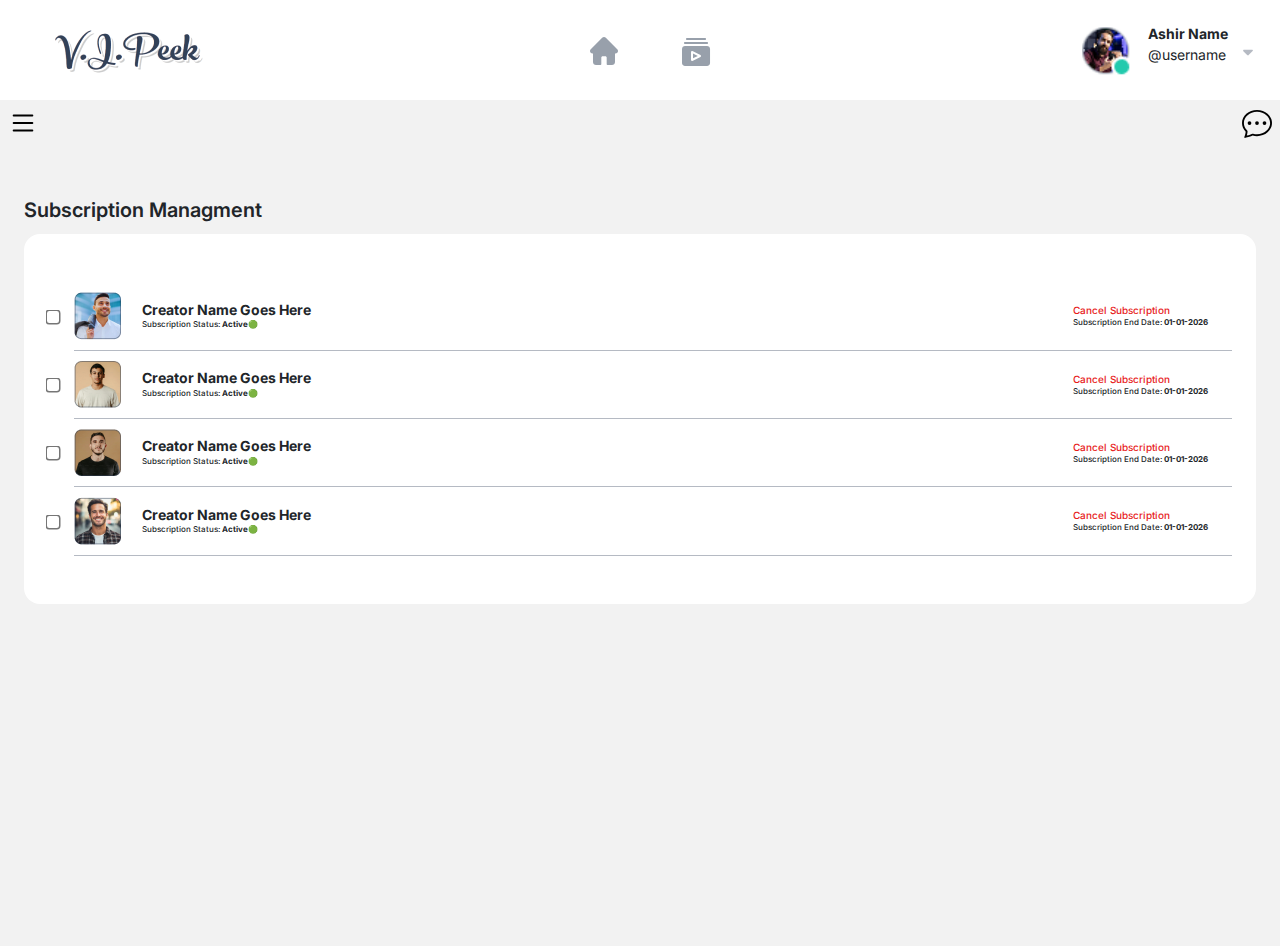
<file: subscriptionmanagement.html>
<!DOCTYPE html>
<html lang="en">
  <head>
    <meta charset="UTF-8" />
    <meta name="viewport" content="width=device-width, initial-scale=1.0" />

    <link
      href="https://cdn.jsdelivr.net/npm/bootstrap@5.3.3/dist/css/bootstrap.min.css"
      rel="stylesheet"
      integrity="sha384-QWTKZyjpPEjISv5WaRU9OFeRpok6YctnYmDr5pNlyT2bRjXh0JMhjY6hW+ALEwIH"
      crossorigin="anonymous"
    />
    <link rel="stylesheet" href="style.css" />
    <title>Document</title>
  </head>
  <body class="bg-light-gray">
    <nav class="navbar navbar-expand bg-white main-nav">
      <div
        class="container-fluid d-flex justify-content-between w-100 mx-xxl-5"
      >
        <div class="d-flex flex-column align-items-center">
          <img
            src="/assests/38770BF6-9C5E-4BF8-854D-470DB7F1E33C 2.png"
            alt=""
          />
          <p
            class="text-blue font-inter fw-bold brand-text m-0 d-none d-lg-block"
          >
            Exclusive Content From Top Creat
            <span><img src="/assests/Vector (11).png" alt="" /></span>rs
          </p>
        </div>

        <ul
          class="navbar-nav d-flex align-items-center gap-lg-5 me-auto mb-2 mb-lg-0 ps-5"
        >
          <li class="nav-item">
            <div class="search-bar position-relative">
              <input
                type="search"
                class="py-2 rounded-pill px-3"
                placeholder="Search"
              />
              <span
                ><img src="/assests/images.png" class="searchIcon" alt=""
              /></span>
            </div>
          </li>
          <li class="nav-item mx-lg-3 navlink1">
            <a href="/feed.html"
              ><img src="assests/Vector (3).svg" alt=""
            /></a>
          </li>
          <li class="nav-item mx-lg-3">
            <a href="/subscription.html"
              ><img src="/assests/Layer 15.svg" alt=""
            /></a>
          </li>
        </ul>
        <div class="d-flex justify-content-between align-items-center gap-3">
          <div class="position-relative">
            <a href="">
              <img src="/assests/fi-sr-bell.svg" class="img-fluid" alt=""
            /> <span
            class="bg-main-blue text-white px-2 font-14 fw-semibold rounded-3 position-absolute nav-notification"
            >
           2</span >
          </a>
           
          </div>
          <div class="position-relative">
            <a href="">
              <img
                src="/assests/fi-sr-envelope (1).svg"
                class="img-fluid mx-3"
                alt=""
              />
              <span
              class="bg-main-blue text-white px-2 font-14 fw-semibold rounded-3 position-absolute msg-notification"
              >2</span>
            </a>
            
          </div>
          <div
            class="d-flex align-items-center profile position-relative cursor-pointer"
            id="profileToggle"
          >
            <img src="/assests/Avatar.png" class="userIcon mx-3" alt="" />
            <p
              class="d-flex flex-column font-inter fw-bold font-14 d-none d-lg-flex"
            >
              Ashir Name <span class="font-xss fw-normal">@username</span>
            </p>
            <img
              src="/assests/Icon (1).png"
              class="img-fluid my-2 mx-2"
              alt=""
            />
          </div>

          <div class="menu" id="dropdownMenu">
            <ul>
              <li>
                <a href="profile.html"
                  ><img src="/assests/Icon.svg" alt="" />&nbsp;Profile</a
                >
              </li>
              <li>
                <a href="messages.html"
                  ><img
                    src="/assests/fi-sr-envelope.svg"
                    alt=""
                  />&nbsp;Messages</a
                >
              </li>
              <li>
                <a href="support.html"
                  ><img
                    src="/assests/Group 1000002901.svg"
                    alt=""
                  />&nbsp;Help</a
                >
              </li>
              <li>
                <a href="#"
                  ><img src="/assests/Group.svg" alt="" />&nbsp;Sign Out</a
                >
              </li>
            </ul>
          </div>
        </div>
      </div>
    </nav>

    <nav class="navbar navbar-expand bg-white responsive-nav">
      <div class="container-fluid w-100">
        <div class="d-flex justify-content-between w-100">
          <div class="d-flex flex-column align-items-center nav-brand">
            <img
              src="/assests/38770BF6-9C5E-4BF8-854D-470DB7F1E33C 2.png"
              alt=""
            />
          </div>
          <div
            class="collapse navbar-collapse d-flex justify-content-end"
            id="navbarSupportedContent"
          >
            <ul
              class="navbar-nav d-none d-md-flex justify-content-center align-items-center gap-5 mx-auto mb-2 mb-lg-0"
            >
              <li class="nav-item navlink1">
                <a href="feed.html"
                  ><img src="assests/Vector (3).svg" alt=""
                /></a>
              </li>
              <li class="nav-item mx-lg-3">
                <a href="subscription.html"
                  ><img src="/assests/Layer 15.svg" alt=""
                /></a>
              </li>
            </ul>

            <div
              class="d-flex align-items-center cursor-pointer profile"
              id="profileToggle2"
            >
              <img src="/assests/Avatar.png" class="userIcon mx-sm-3" alt="" />
              <p
                class="d-flex flex-column font-inter fw-bold font-14 d-none d-md-flex username-nav"
              >
                Ashir Name <span class="font-xss fw-normal">@username</span>
              </p>
              <img
                src="/assests/Icon (1).png"
                class="img-fluid my-2 mx-2"
                alt=""
              />
            </div>

            <div class="menu" id="dropdownMenu2">
              <ul>
                <li>
                  <a href="profile.html"
                    ><img src="/assests/Icon.svg" alt="" />&nbsp;Profile</a
                  >
                </li>
                <li>
                  <a href="messages.html"
                    ><img
                      src="/assests/fi-sr-envelope.svg"
                      alt=""
                    />&nbsp;Messages</a
                  >
                </li>
                <li>
                  <a href="support.html"
                    ><img
                      src="/assests/Group 1000002901.svg"
                      alt=""
                    />&nbsp;Help</a
                  >
                </li>
                <li>
                  <a href="#"
                    ><img src="/assests/Group.svg" alt="" />&nbsp;Sign Out</a
                  >
                </li>
              </ul>
            </div>
          </div>
        </div>
      </div>
    </nav>

    <main>
      <div class="container-fluid px-0">
        <div class="d-flex justify-content-between mx-2">
          <div class="sidebar-icon py-2">
            <img src="/assests/list.svg" class="sidebar-icon-width" alt="" />
          </div>
          <div class="chat-side-icon py-2" id="chatIcon">
            <img
              src="/assests/chat-dots.svg"
              class="sidebar-icon-width"
              alt=""
            />
          </div>
        </div>
        <div class="feed-wrapper d-flex justify-content-between">
          <!-- sidebar -->
          <div class="sidebar px-4" id="sideBox">
            <div
              class="sidebar-close-icon d-flex ms-auto w-100"
              id="closeSidebar"
            >
              <img src="/assests/x.svg" class="ms-auto" alt="" />
            </div>
            <ul>
              <li>
                <a href="feed.html"
                  ><img src="/assests/Vector (2).svg" alt="" /><span
                    class="sidebar-text"
                    >Home</span
                  ></a
                >
              </li>
              <li>
                <a href="profile.html"
                  ><img src="/assests/Icon (5).svg" alt="" /><span
                    class="sidebar-text"
                    >Profile</span
                  ></a
                >
              </li>
              <li>
                <a href="subscriptionmanagement.html"
                  ><img src="/assests/Subtract (1).svg" alt="" /><span
                    class="sidebar-text"
                    >Subscription Management</span
                  ></a
                >
              </li>
              <li>
                <a href="wallet.html"
                  ><img src="/assests/empty-wallet.svg" alt="" /><span
                    class="sidebar-text"
                    >Wallet & Payments</span
                  ></a
                >
              </li>
              <li class="position-relative">
                <a href="messages.html">
                  <span
                    class="text-white  rounded-2 position-absolute side-notification"
                  >
                    2</span
                  >
                  <img src="/assests/fi-sr-envelope.svg" alt="" /><span
                    class="sidebar-text"
                    >Messages</span
                  ></a
                >
              </li>
              <li>
                <a href="purchaseHistory.html"
                  ><img src="/assests/Group 1000002900.svg" alt="" /><span
                    class="sidebar-text"
                    >Purchase History</span
                  ></a
                >
              </li>
              <li>
                <a href="support.html"
                  ><img src="/assests/Group 1000002901.svg" alt="" /><span
                    class="sidebar-text"
                    >Support & Help Center</span
                  ></a
                >
              </li>
              <li>
                <a class="mt-auto" href="">
                  <img src="/assests/Group.svg" alt="" />
                  <span class="sidebar-text">Logout</span>
                </a>
              </li>
            </ul>
          </div>
          <!-- subscription or main -->
          <div class="subscription-wrapper px-md-3 mx-2">
            <div class="feed-subscription w-100 section-feed">
              <!-- your-subscription or main start -->
              <div class="feed-main1 feed11 mx-auto mt-3 mt-md-5">
                <h1>Subscription Managment</h1>
                <div class="bg-white rounded-4 py-5 px-4">
                  <div class="d-flex flex-column flex-sm-row">
                    <input
                      type="checkbox"
                      name=""
                      id=""
                      class="mt-3 mt-sm-auto"
                    />
                    <div
                      class="d-flex flex-column gap-3 flex-sm-row justify-content-between w-100 subscription-managemnet-wrapper align-items-sm-center"
                    >
                      <div
                        class="subscription-management-tile d-flex align-items-center"
                      >
                        <img
                          src="/assests/Medium_User.png"
                          class="px-4"
                          alt=""
                        />
                        <div class="">
                          <h6 class="mb-0">Creator Name Goes Here</h6>
                          <p class="mb-0">
                            Subscription Status:
                            <span class="fw-bold">Active</span>🟢
                          </p>
                        </div>
                      </div>
                      <div class="subscription-cancel pe-4">
                        <h5 class="mb-0">Cancel Subscription</h5>
                        <p class="mb-0">
                          Subscription End Date:
                          <span class="fw-bold">01-01-2026</span>
                        </p>
                      </div>
                    </div>
                  </div>
                  <div class="d-flex flex-column flex-sm-row">
                    <input
                      type="checkbox"
                      name=""
                      id=""
                      class="mt-3 mt-sm-auto"
                    />
                    <div
                      class="d-flex flex-column gap-3 flex-sm-row justify-content-between w-100 subscription-managemnet-wrapper align-items-sm-center"
                    >
                      <div
                        class="subscription-management-tile d-flex align-items-center"
                      >
                        <img
                          src="/assests/Medium_User (1).png"
                          class="px-4"
                          alt=""
                        />
                        <div class="">
                          <h6 class="mb-0">Creator Name Goes Here</h6>
                          <p class="mb-0">
                            Subscription Status:
                            <span class="fw-bold">Active</span>🟢
                          </p>
                        </div>
                      </div>
                      <div class="subscription-cancel pe-4">
                        <h5 class="mb-0">Cancel Subscription</h5>
                        <p class="mb-0">
                          Subscription End Date:
                          <span class="fw-bold">01-01-2026</span>
                        </p>
                      </div>
                    </div>
                  </div>
                  <div class="d-flex flex-column flex-sm-row">
                    <input
                      type="checkbox"
                      name=""
                      id=""
                      class="mt-3 mt-sm-auto"
                    />
                    <div
                      class="d-flex flex-column gap-3 flex-sm-row justify-content-between w-100 subscription-managemnet-wrapper align-items-sm-center"
                    >
                      <div
                        class="subscription-management-tile d-flex align-items-center"
                      >
                        <img
                          src="/assests/Medium_User (2).png"
                          class="px-4"
                          alt=""
                        />
                        <div class="">
                          <h6 class="mb-0">Creator Name Goes Here</h6>
                          <p class="mb-0">
                            Subscription Status:
                            <span class="fw-bold">Active</span>🟢
                          </p>
                        </div>
                      </div>
                      <div class="subscription-cancel pe-4">
                        <h5 class="mb-0">Cancel Subscription</h5>
                        <p class="mb-0">
                          Subscription End Date:
                          <span class="fw-bold">01-01-2026</span>
                        </p>
                      </div>
                    </div>
                  </div>
                  <div class="d-flex flex-column flex-sm-row">
                    <input
                      type="checkbox"
                      name=""
                      id=""
                      class="mt-3 mt-sm-auto"
                    />
                    <div
                      class="d-flex flex-column gap-3 flex-sm-row justify-content-between w-100 subscription-managemnet-wrapper align-items-sm-center"
                    >
                      <div
                        class="subscription-management-tile d-flex align-items-center"
                      >
                        <img
                          src="/assests/Medium_User (3).png"
                          class="px-4"
                          alt=""
                        />
                        <div class="">
                          <h6 class="mb-0">Creator Name Goes Here</h6>
                          <p class="mb-0">
                            Subscription Status:
                            <span class="fw-bold">Active</span>🟢
                          </p>
                        </div>
                      </div>
                      <div class="subscription-cancel pe-4">
                        <h5 class="mb-0">Cancel Subscription</h5>
                        <p class="mb-0">
                          Subscription End Date:
                          <span class="fw-bold">01-01-2026</span>
                        </p>
                      </div>
                    </div>
                  </div>
                </div>
              </div>
            </div>
          </div>

          <!-- chat -->
        
          <div class="feed-chat px-4" id="chatBox">
            <div
              class="d-flex align-items-center justify-content-between chat-heading"
            >
              <h1 class="py-2">Chats</h1>
              <div class="chat-close-icon" id="closeChat">
                <img src="/assests/x.svg" alt="" />
              </div>
            </div>
            <div class="chat-wrapper">
              <div class="chat-icon d-flex align-items-center my-4">
                <div class="me-3">
                  <img src="/assests/Ellipse 50.png" alt="" />
                </div>
                <div class="flex position-relative">
                  <p class="chat-name mb-0">Name Here</p>
                  <p class="chat-text mb-0">His / Her Message Goes Her...</p>
                  <div
                    class="notification position-absolute my-2 d-flex align-items-center justify-content-center"
                  >
                    1
                  </div>
                </div>
              </div>

              <div class="chat-icon d-flex align-items-center my-4">
                <div class="me-3">
                  <img src="/assests/Ellipse 50 (1).png" alt="" />
                </div>
                <div class="flex position-relative">
                  <p class="chat-name mb-0">Name Here</p>
                  <p class="chat-text mb-0">His / Her Message Goes Her...</p>
                  <div
                    class="notification position-absolute my-2 d-flex align-items-center justify-content-center"
                  >
                    1
                  </div>
                </div>
              </div>

              <div class="chat-icon d-flex align-items-center my-4">
                <div class="me-3">
                  <img src="/assests/Ellipse 50 (2).png" alt="" />
                </div>
                <div class="flex position-relative">
                  <p class="chat-name mb-0">Name Here</p>
                  <p class="chat-text mb-0">His / Her Message Goes Her...</p>
                </div>
              </div>

              <div class="chat-icon d-flex align-items-center my-4">
                <div class="me-3">
                  <img src="/assests/Ellipse 50 (3).png" alt="" />
                </div>
                <div class="flex position-relative">
                  <p class="chat-name mb-0">Name Here</p>
                  <p class="chat-text mb-0">His / Her Message Goes Her...</p>
                </div>
              </div>

              <div class="chat-icon d-flex align-items-center my-4">
                <div class="me-3">
                  <img src="/assests/Ellipse 50 (4).png" alt="" />
                </div>
                <div class="flex position-relative">
                  <p class="chat-name mb-0">Name Here</p>
                  <p class="chat-text mb-0">His / Her Message Goes Her...</p>
                </div>
              </div>

              <div class="chat-icon d-flex align-items-center my-4">
                <div class="me-3">
                  <img src="/assests/Ellipse 50 (5).png" alt="" />
                </div>
                <div class="flex position-relative">
                  <p class="chat-name mb-0">Name Here</p>
                  <p class="chat-text mb-0">His / Her Message Goes Her...</p>
                </div>
              </div>

              <div class="chat-icon d-flex align-items-center my-4">
                <div class="me-3">
                  <img src="/assests/Ellipse 50 (6).png" alt="" />
                </div>
                <div class="flex position-relative">
                  <p class="chat-name mb-0">Name Here</p>
                  <p class="chat-text mb-0">His / Her Message Goes Her...</p>
                </div>
              </div>

              <div class="chat-icon d-flex align-items-center my-4">
                <div class="me-3">
                  <img src="/assests/Ellipse 50 (7).png" alt="" />
                </div>
                <div class="flex position-relative">
                  <p class="chat-name mb-0">Name Here</p>
                  <p class="chat-text mb-0">His / Her Message Goes Her...</p>
                </div>
              </div>
              <div class="chat-icon d-flex align-items-center my-4">
                <div class="me-3">
                  <img src="/assests/Ellipse 50 (7).png" alt="" />
                </div>
                <div class="flex position-relative">
                  <p class="chat-name mb-0">Name Here</p>
                  <p class="chat-text mb-0">His / Her Message Goes Her...</p>
                </div>
              </div>
              <div class="chat-icon d-flex align-items-center my-4">
                <div class="me-3">
                  <img src="/assests/Ellipse 50 (7).png" alt="" />
                </div>
                <div class="flex position-relative">
                  <p class="chat-name mb-0">Name Here</p>
                  <p class="chat-text mb-0">His / Her Message Goes Her...</p>
                </div>
              </div>
              <div class="chat-icon d-flex align-items-center my-4">
                <div class="me-3">
                  <img src="/assests/Ellipse 50 (7).png" alt="" />
                </div>
                <div class="flex position-relative">
                  <p class="chat-name mb-0">Name Here</p>
                  <p class="chat-text mb-0">His / Her Message Goes Her...</p>
                </div>
              </div>
              <div class="chat-icon d-flex align-items-center my-4">
                <div class="me-3">
                  <img src="/assests/Ellipse 50 (7).png" alt="" />
                </div>
                <div class="flex position-relative">
                  <p class="chat-name mb-0">Name Here</p>
                  <p class="chat-text mb-0">His / Her Message Goes Her...</p>
                </div>
              </div>
              <div class="chat-icon d-flex align-items-center my-4">
                <div class="me-3">
                  <img src="/assests/Ellipse 50 (7).png" alt="" />
                </div>
                <div class="flex position-relative">
                  <p class="chat-name mb-0">Name Here</p>
                  <p class="chat-text mb-0">His / Her Message Goes Her...</p>
                </div>
              </div>
              <div class="chat-icon d-flex align-items-center my-4">
                <div class="me-3">
                  <img src="/assests/Ellipse 50 (7).png" alt="" />
                </div>
                <div class="flex position-relative">
                  <p class="chat-name mb-0">Name Here</p>
                  <p class="chat-text mb-0">His / Her Message Goes Her...</p>
                </div>
              </div>
              <div class="chat-icon d-flex align-items-center my-4">
                <div class="me-3">
                  <img src="/assests/Ellipse 50 (7).png" alt="" />
                </div>
                <div class="flex position-relative">
                  <p class="chat-name mb-0">Name Here</p>
                  <p class="chat-text mb-0">His / Her Message Goes Her...</p>
                </div>
              </div>
              <div class="chat-icon d-flex align-items-center my-4">
                <div class="me-3">
                  <img src="/assests/Ellipse 50 (7).png" alt="" />
                </div>
                <div class="flex position-relative">
                  <p class="chat-name mb-0">Name Here</p>
                  <p class="chat-text mb-0">His / Her Message Goes Her...</p>
                </div>
              </div>
              <div class="chat-icon d-flex align-items-center my-4">
                <div class="me-3">
                  <img src="/assests/Ellipse 50 (7).png" alt="" />
                </div>
                <div class="flex position-relative">
                  <p class="chat-name mb-0">Name Here</p>
                  <p class="chat-text mb-0">His / Her Message Goes Her...</p>
                </div>
              </div>
              <div class="chat-icon d-flex align-items-center my-4">
                <div class="me-3">
                  <img src="/assests/Ellipse 50 (7).png" alt="" />
                </div>
                <div class="flex position-relative">
                  <p class="chat-name mb-0">Name Here</p>
                  <p class="chat-text mb-0">His / Her Message Goes Her...</p>
                </div>
              </div>
              <div class="chat-icon d-flex align-items-center my-4">
                <div class="me-3">
                  <img src="/assests/Ellipse 50 (7).png" alt="" />
                </div>
                <div class="flex position-relative">
                  <p class="chat-name mb-0">Name Here</p>
                  <p class="chat-text mb-0">His / Her Message Goes Her...</p>
                </div>
              </div>
              <div class="chat-icon d-flex align-items-center my-4">
                <div class="me-3">
                  <img src="/assests/Ellipse 50 (7).png" alt="" />
                </div>
                <div class="flex position-relative">
                  <p class="chat-name mb-0">Name Here</p>
                  <p class="chat-text mb-0">His / Her Message Goes Her...</p>
                </div>
              </div>
              <div class="chat-icon d-flex align-items-center my-4">
                <div class="me-3">
                  <img src="/assests/Ellipse 50 (7).png" alt="" />
                </div>
                <div class="flex position-relative">
                  <p class="chat-name mb-0">Name Here</p>
                  <p class="chat-text mb-0">His / Her Message Goes Her...</p>
                </div>
              </div>
            </div>
          </div>
        </div>
      </div>
    </main>

    <script src="index.js"></script>
    <script
      src="https://cdn.jsdelivr.net/npm/bootstrap@5.3.3/dist/js/bootstrap.bundle.min.js"
      integrity="sha384-YvpcrYf0tY3lHB60NNkmXc5s9fDVZLESaAA55NDzOxhy9GkcIdslK1eN7N6jIeHz"
      crossorigin="anonymous"
    ></script>
  </body>
</html>
</file>
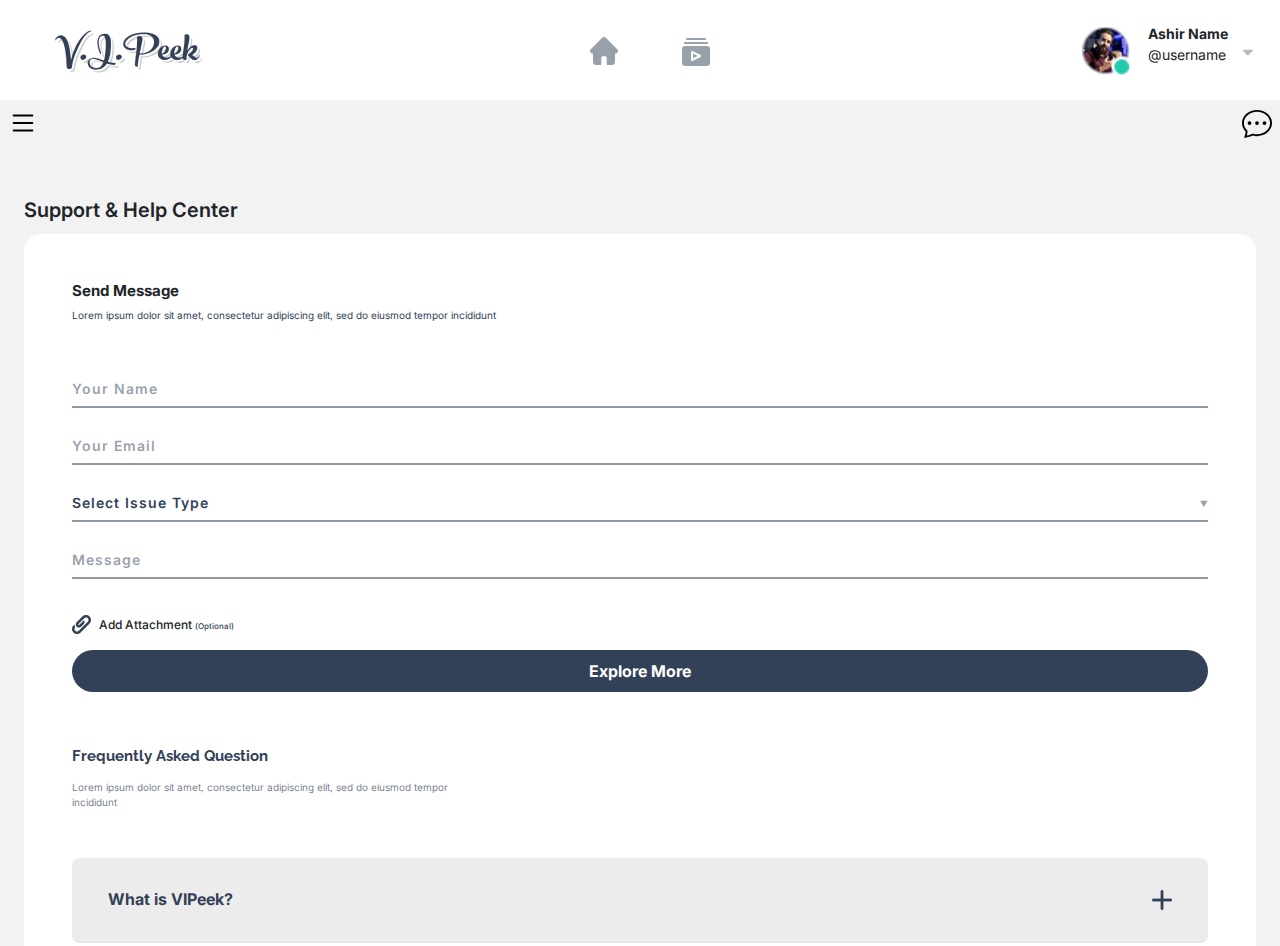
<file: support.html>
<!DOCTYPE html>
<html lang="en">
  <head>
    <meta charset="UTF-8" />
    <meta name="viewport" content="width=device-width, initial-scale=1.0" />

    <link
      href="https://cdn.jsdelivr.net/npm/bootstrap@5.3.3/dist/css/bootstrap.min.css"
      rel="stylesheet"
      integrity="sha384-QWTKZyjpPEjISv5WaRU9OFeRpok6YctnYmDr5pNlyT2bRjXh0JMhjY6hW+ALEwIH"
      crossorigin="anonymous"
    />
    <link rel="stylesheet" href="style.css" />
    <title>Document</title>
  </head>
  <body class="bg-light-gray">
    <nav class="navbar navbar-expand bg-white main-nav">
      <div
        class="container-fluid d-flex justify-content-between w-100 mx-xxl-5"
      >
        <div class="d-flex flex-column align-items-center">
          <img
            src="/assests/38770BF6-9C5E-4BF8-854D-470DB7F1E33C 2.png"
            alt=""
          />
          <p
            class="text-blue font-inter fw-bold brand-text m-0 d-none d-lg-block"
          >
            Exclusive Content From Top Creat
            <span><img src="/assests/Vector (11).png" alt="" /></span>rs
          </p>
        </div>

        <ul
          class="navbar-nav d-flex align-items-center gap-lg-5 me-auto mb-2 mb-lg-0 ps-5"
        >
          <li class="nav-item">
            <div class="search-bar position-relative">
              <input
                type="search"
                class="py-2 rounded-pill px-3"
                placeholder="Search"
              />
              <span
                ><img src="/assests/images.png" class="searchIcon" alt=""
              /></span>
            </div>
          </li>
          <li class="nav-item mx-lg-3 navlink1">
            <a href="/feed.html"
              ><img src="assests/Vector (3).svg" alt=""
            /></a>
          </li>
          <li class="nav-item mx-lg-3">
            <a href="/subscription.html"
              ><img src="/assests/Layer 15.svg" alt=""
            /></a>
          </li>
        </ul>
        <div class="d-flex justify-content-between align-items-center gap-3">
          <div class="position-relative">
            <a href="">
              <img src="/assests/fi-sr-bell.svg" class="img-fluid" alt=""
            /> <span
            class="bg-main-blue text-white px-2 font-14 fw-semibold rounded-3 position-absolute nav-notification"
            >
           2</span >
          </a>
           
          </div>
          <div class="position-relative">
            <a href="">
              <img
                src="/assests/fi-sr-envelope (1).svg"
                class="img-fluid mx-3"
                alt=""
              />
              <span
              class="bg-main-blue text-white px-2 font-14 fw-semibold rounded-3 position-absolute msg-notification"
              >2</span>
            </a>
            
          </div>
          <div
            class="d-flex align-items-center profile position-relative cursor-pointer"
            id="profileToggle"
          >
            <img src="/assests/Avatar.png" class="userIcon mx-3" alt="" />
            <p
              class="d-flex flex-column font-inter fw-bold font-14 d-none d-lg-flex"
            >
              Ashir Name <span class="font-xss fw-normal">@username</span>
            </p>
            <img
              src="/assests/Icon (1).png"
              class="img-fluid my-2 mx-2"
              alt=""
            />
          </div>

          <div class="menu" id="dropdownMenu">
            <ul>
              <li>
                <a href="profile.html"
                  ><img src="/assests/Icon.svg" alt="" />&nbsp;Profile</a
                >
              </li>
              <li>
                <a href="messages.html"
                  ><img
                    src="/assests/fi-sr-envelope.svg"
                    alt=""
                  />&nbsp;Messages</a
                >
              </li>
              <li>
                <a href="support.html"
                  ><img
                    src="/assests/Group 1000002901.svg"
                    alt=""
                  />&nbsp;Help</a
                >
              </li>
              <li>
                <a href="#"
                  ><img src="/assests/Group.svg" alt="" />&nbsp;Sign Out</a
                >
              </li>
            </ul>
          </div>
        </div>
      </div>
    </nav>

    <nav class="navbar navbar-expand bg-white responsive-nav">
      <div class="container-fluid w-100">
        <div class="d-flex justify-content-between w-100">
          <div class="d-flex flex-column align-items-center nav-brand">
            <img
              src="/assests/38770BF6-9C5E-4BF8-854D-470DB7F1E33C 2.png"
              alt=""
            />
          </div>
          <div
            class="collapse navbar-collapse d-flex justify-content-end"
            id="navbarSupportedContent"
          >
            <ul
              class="navbar-nav d-none d-md-flex justify-content-center align-items-center gap-5 mx-auto mb-2 mb-lg-0"
            >
              <li class="nav-item navlink1">
                <a href="feed.html"
                  ><img src="assests/Vector (3).svg" alt=""
                /></a>
              </li>
              <li class="nav-item mx-lg-3">
                <a href="subscription.html"
                  ><img src="/assests/Layer 15.svg" alt=""
                /></a>
              </li>
            </ul>

            <div
              class="d-flex align-items-center cursor-pointer profile"
              id="profileToggle2"
            >
              <img src="/assests/Avatar.png" class="userIcon mx-sm-3" alt="" />
              <p
                class="d-flex flex-column font-inter fw-bold font-14 d-none d-md-flex username-nav"
              >
                Ashir Name <span class="font-xss fw-normal">@username</span>
              </p>
              <img
                src="/assests/Icon (1).png"
                class="img-fluid my-2 mx-2"
                alt=""
              />
            </div>

            <div class="menu" id="dropdownMenu2">
              <ul>
                <li>
                  <a href="profile.html"
                    ><img src="/assests/Icon.svg" alt="" />&nbsp;Profile</a
                  >
                </li>
                <li>
                  <a href="messages.html"
                    ><img
                      src="/assests/fi-sr-envelope.svg"
                      alt=""
                    />&nbsp;Messages</a
                  >
                </li>
                <li>
                  <a href="support.html"
                    ><img
                      src="/assests/Group 1000002901.svg"
                      alt=""
                    />&nbsp;Help</a
                  >
                </li>
                <li>
                  <a href="#"
                    ><img src="/assests/Group.svg" alt="" />&nbsp;Sign Out</a
                  >
                </li>
              </ul>
            </div>
          </div>
        </div>
      </div>
    </nav>

    <main>
      <div class="container-fluid px-0">
        <div class="d-flex justify-content-between mx-2">
          <div class="sidebar-icon py-2">
            <img src="/assests/list.svg" class="sidebar-icon-width" alt="" />
          </div>
          <div class="chat-side-icon py-2" id="chatIcon">
            <img
              src="/assests/chat-dots.svg"
              class="sidebar-icon-width"
              alt=""
            />
          </div>
        </div>
        <div class="feed-wrapper d-flex justify-content-between">
          <!-- sidebar -->
          <div class="sidebar px-4" id="sideBox">
            <div
              class="sidebar-close-icon d-flex ms-auto w-100"
              id="closeSidebar"
            >
              <img src="/assests/x.svg" class="ms-auto" alt="" />
            </div>
            <ul>
              <li>
                <a href="feed.html"
                  ><img src="/assests/Vector (2).svg" alt="" /><span
                    class="sidebar-text"
                    >Home</span
                  ></a
                >
              </li>
              <li>
                <a href="profile.html"
                  ><img src="/assests/Icon (4).svg" alt="" /><span
                    class="sidebar-text"
                    >Profile</span
                  ></a
                >
              </li>
              <li>
                <a href="subscriptionmanagement.html"
                  ><img src="/assests/Subtract.svg" alt="" /><span
                    class="sidebar-text"
                    >Subscription Management</span
                  ></a
                >
              </li>
              <li>
                <a href="wallet.html"
                  ><img src="/assests/empty-wallet.svg" alt="" /><span
                    class="sidebar-text"
                    >Wallet & Payments</span
                  ></a
                >
              </li>
              <li class="position-relative">
                <a href="messages.html">
                  <span
                    class="text-white  rounded-2 position-absolute side-notification"
                  >
                    2</span
                  >
                  <img src="/assests/fi-sr-envelope.svg" alt="" /><span
                    class="sidebar-text"
                    >Messages</span
                  ></a
                >
              </li>
              <li>
                <a href="purchaseHistory.html"
                  ><img src="/assests/Group 1000002900.svg" alt="" /><span
                    class="sidebar-text"
                    >Purchase History</span
                  ></a
                >
              </li>
              <li>
                <a href="support.html"
                  ><img src="/assests/Group 1000002901 (1).svg" alt="" /><span
                    class="sidebar-text"
                    >Support & Help Center</span
                  ></a
                >
              </li>
              <li>
                <a class="mt-auto" href="">
                  <img src="/assests/Group.svg" alt="" />
                  <span class="sidebar-text">Logout</span>
                </a>
              </li>
            </ul>
          </div>

          <!-- subscription or main -->
          <div class="subscription-wrapper px-md-3 mx-2">
            <div class="feed-subscription w-100 section-feed">
              <!-- your-subscription or main start -->
              <div class="feed-main1 mx-auto mt-md-5 mt-3">
                <h1>Support & Help Center</h1>
                <div class="bg-white rounded-4 px-3 px-sm-5 py-5">
                  <div class="font-inter">
                    <h5 class="fw-bold font-15">Send Message</h5>
                    <p class="mb-0 font-10 text-blue">
                      Lorem ipsum dolor sit amet, consectetur adipiscing elit,
                      sed do eiusmod tempor incididunt
                    </p>
                    <div class="profile-form support-form pt-5 w-100">
                      <form>
                        <div class="mb-3">
                          <input
                            type="text"
                            class="form-control"
                            id="exampleInputEmail1"
                            aria-describedby="emailHelp"
                            placeholder="Your Name"
                          />
                        </div>
                        <div class="mb-3">
                          <input
                            type="email"
                            class="form-control"
                            id="exampleInputPassword1"
                            placeholder="Your Email"
                          />
                        </div>

                        <div class="mb-3 position-relative">
                          <select id="inputState" class="form-control">
                            <option value=""  selected disabled>Select Issue Type</option>
                            <option>Issue1</option>
                            <option>Issue2</option>
                          </select>
                          <img
                            src="/assests/Polygon 3.png"
                            alt=""
                            class="position-absolute select-img"
                          />
                        </div>

                        <div class="mb-3">
                          <input
                            type="text"
                            class="form-control"
                            id="exampleInputPassword1"
                            placeholder="Message"
                          />
                        </div> 
                        <div class="d-flex align-items-center py-3">
                           <img src="/assests/Vector (22).png" class="me-2" alt="" />
              
                          <p class="mb-0 fw-medium text-sm">Add Attachment <span class="font-8">(Optional)</span></p>
                        </div>
                        <a
                          href=""
                          class="btn bg-main-blue rounded-pill px-5 w-100 text-white fw-bold py-2 font-base"
                          >Explore More</a
                        >
                      </form>
                    </div>

                    <div class="section-w mx-auto support mt-5">
                      <div class="mx-auto text-start font-inter">
                        <h1 class="font-15 fw-bold font-raleway text-blue">
                          Frequently Asked Question
                        </h1>
                        <p class="text-blue-50 font-10 mb-0">
                          Lorem ipsum dolor sit amet, consectetur adipiscing
                          elit, sed do  eiusmod tempor
                          <br />
                          incididunt
                        </p>
                      </div>

                      <!-- accordion -->
                      <div class="support-accordion">
                        <div
                          class="accordion accordion-flush mt-5"
                          id="accordionFlushExample"
                        >
                          <div class="accordion-item p-3 rounded-3">
                            <h2 class="accordion-header">
                              <button
                                class="accordion-button collapsed fw-bold text-blue font-inter font-md"
                                type="button"
                                data-bs-toggle="collapse"
                                data-bs-target="#flush-collapseOne"
                                aria-expanded="false"
                                aria-controls="flush-collapseOne"
                              >
                                What is VIPeek?
                              </button>
                            </h2>
                            <div
                              id="flush-collapseOne"
                              class="accordion-collapse collapse"
                              data-bs-parent="#accordionFlushExample"
                            >
                              <div class="accordion-body">
                                ViPeek is a platform that helps businesses
                                connect with creators to promote their brands
                                through engaging video content.
                              </div>
                            </div>
                          </div>
                          <br />
                          <div class="accordion-item p-3 rounded-3">
                            <h2 class="accordion-header">
                              <button
                                class="accordion-button collapsed fw-bold text-blue font-inter font-md"
                                type="button"
                                data-bs-toggle="collapse"
                                data-bs-target="#flush-collapseTwo"
                                aria-expanded="false"
                                aria-controls="flush-collapseTwo"
                              >
                                How does VIPeek work?
                              </button>
                            </h2>
                            <div
                              id="flush-collapseTwo"
                              class="accordion-collapse collapse"
                              data-bs-parent="#accordionFlushExample"
                            >
                              <div class="accordion-body">
                                ViPeek is a platform that helps businesses
                                connect with creators to promote their brands
                                through engaging video content.
                              </div>
                            </div>
                          </div>
                          <br />
                          <div class="accordion-item p-3 rounded-3">
                            <h2 class="accordion-header">
                              <button
                                class="accordion-button collapsed fw-bold text-blue font-inter font-md"
                                type="button"
                                data-bs-toggle="collapse"
                                data-bs-target="#flush-collapseThree"
                                aria-expanded="false"
                                aria-controls="flush-collapseThree"
                              >
                                Who can use VIPeek?
                              </button>
                            </h2>
                            <div
                              id="flush-collapseThree"
                              class="accordion-collapse collapse"
                              data-bs-parent="#accordionFlushExample"
                            >
                              <div class="accordion-body">
                                ViPeek is a platform that helps businesses
                                connect with creators to promote their brands
                                through engaging video content.
                              </div>
                            </div>
                          </div>
                          <br />
                          <div class="accordion-item p-3 rounded-3">
                            <h2 class="accordion-header">
                              <button
                                class="accordion-button collapsed fw-bold text-blue font-inter font-md"
                                type="button"
                                data-bs-toggle="collapse"
                                data-bs-target="#flush-collapseFour"
                                aria-expanded="false"
                                aria-controls="flush-collapseFour"
                              >
                                Is there a cost to join VIPeek?
                              </button>
                            </h2>
                            <div
                              id="flush-collapseFour"
                              class="accordion-collapse collapse"
                              data-bs-parent="#accordionFlushExample"
                            >
                              <div class="accordion-body">
                                ViPeek is a platform that helps businesses
                                connect with creators to promote their brands
                                through engaging video content.
                              </div>
                            </div>
                          </div>
                          <br />
                          <div class="accordion-item p-3 rounded-3">
                            <h2 class="accordion-header">
                              <button
                                class="accordion-button collapsed fw-bold text-blue font-inter font-md"
                                type="button"
                                data-bs-toggle="collapse"
                                data-bs-target="#flush-collapseFive"
                                aria-expanded="false"
                                aria-controls="flush-collapseFive"
                              >
                                How do creators get paid?
                              </button>
                            </h2>
                            <div
                              id="flush-collapseFive"
                              class="accordion-collapse collapse"
                              data-bs-parent="#accordionFlushExample"
                            >
                              <div class="accordion-body">
                                ViPeek is a platform that helps businesses
                                connect with creators to promote their brands
                                through engaging video content.
                              </div>
                            </div>
                          </div>
                        </div>
                      </div>
                    </div>
                  </div>
                </div>
              </div>
            </div>
          </div>

          <!-- chat -->
          
          <div class="feed-chat px-4" id="chatBox">
            <div
              class="d-flex align-items-center justify-content-between chat-heading"
            >
              <h1 class="py-2">Chats</h1>
              <div class="chat-close-icon" id="closeChat">
                <img src="/assests/x.svg" alt="" />
              </div>
            </div>
            <div class="chat-wrapper">
              <div class="chat-icon d-flex align-items-center my-4">
                <div class="me-3">
                  <img src="/assests/Ellipse 50.png" alt="" />
                </div>
                <div class="flex position-relative">
                  <p class="chat-name mb-0">Name Here</p>
                  <p class="chat-text mb-0">His / Her Message Goes Her...</p>
                  <div
                    class="notification position-absolute my-2 d-flex align-items-center justify-content-center"
                  >
                    1
                  </div>
                </div>
              </div>

              <div class="chat-icon d-flex align-items-center my-4">
                <div class="me-3">
                  <img src="/assests/Ellipse 50 (1).png" alt="" />
                </div>
                <div class="flex position-relative">
                  <p class="chat-name mb-0">Name Here</p>
                  <p class="chat-text mb-0">His / Her Message Goes Her...</p>
                  <div
                    class="notification position-absolute my-2 d-flex align-items-center justify-content-center"
                  >
                    1
                  </div>
                </div>
              </div>

              <div class="chat-icon d-flex align-items-center my-4">
                <div class="me-3">
                  <img src="/assests/Ellipse 50 (2).png" alt="" />
                </div>
                <div class="flex position-relative">
                  <p class="chat-name mb-0">Name Here</p>
                  <p class="chat-text mb-0">His / Her Message Goes Her...</p>
                </div>
              </div>

              <div class="chat-icon d-flex align-items-center my-4">
                <div class="me-3">
                  <img src="/assests/Ellipse 50 (3).png" alt="" />
                </div>
                <div class="flex position-relative">
                  <p class="chat-name mb-0">Name Here</p>
                  <p class="chat-text mb-0">His / Her Message Goes Her...</p>
                </div>
              </div>

              <div class="chat-icon d-flex align-items-center my-4">
                <div class="me-3">
                  <img src="/assests/Ellipse 50 (4).png" alt="" />
                </div>
                <div class="flex position-relative">
                  <p class="chat-name mb-0">Name Here</p>
                  <p class="chat-text mb-0">His / Her Message Goes Her...</p>
                </div>
              </div>

              <div class="chat-icon d-flex align-items-center my-4">
                <div class="me-3">
                  <img src="/assests/Ellipse 50 (5).png" alt="" />
                </div>
                <div class="flex position-relative">
                  <p class="chat-name mb-0">Name Here</p>
                  <p class="chat-text mb-0">His / Her Message Goes Her...</p>
                </div>
              </div>

              <div class="chat-icon d-flex align-items-center my-4">
                <div class="me-3">
                  <img src="/assests/Ellipse 50 (6).png" alt="" />
                </div>
                <div class="flex position-relative">
                  <p class="chat-name mb-0">Name Here</p>
                  <p class="chat-text mb-0">His / Her Message Goes Her...</p>
                </div>
              </div>

              <div class="chat-icon d-flex align-items-center my-4">
                <div class="me-3">
                  <img src="/assests/Ellipse 50 (7).png" alt="" />
                </div>
                <div class="flex position-relative">
                  <p class="chat-name mb-0">Name Here</p>
                  <p class="chat-text mb-0">His / Her Message Goes Her...</p>
                </div>
              </div>
              <div class="chat-icon d-flex align-items-center my-4">
                <div class="me-3">
                  <img src="/assests/Ellipse 50 (7).png" alt="" />
                </div>
                <div class="flex position-relative">
                  <p class="chat-name mb-0">Name Here</p>
                  <p class="chat-text mb-0">His / Her Message Goes Her...</p>
                </div>
              </div>
              <div class="chat-icon d-flex align-items-center my-4">
                <div class="me-3">
                  <img src="/assests/Ellipse 50 (7).png" alt="" />
                </div>
                <div class="flex position-relative">
                  <p class="chat-name mb-0">Name Here</p>
                  <p class="chat-text mb-0">His / Her Message Goes Her...</p>
                </div>
              </div>
              <div class="chat-icon d-flex align-items-center my-4">
                <div class="me-3">
                  <img src="/assests/Ellipse 50 (7).png" alt="" />
                </div>
                <div class="flex position-relative">
                  <p class="chat-name mb-0">Name Here</p>
                  <p class="chat-text mb-0">His / Her Message Goes Her...</p>
                </div>
              </div>
              <div class="chat-icon d-flex align-items-center my-4">
                <div class="me-3">
                  <img src="/assests/Ellipse 50 (7).png" alt="" />
                </div>
                <div class="flex position-relative">
                  <p class="chat-name mb-0">Name Here</p>
                  <p class="chat-text mb-0">His / Her Message Goes Her...</p>
                </div>
              </div>
              <div class="chat-icon d-flex align-items-center my-4">
                <div class="me-3">
                  <img src="/assests/Ellipse 50 (7).png" alt="" />
                </div>
                <div class="flex position-relative">
                  <p class="chat-name mb-0">Name Here</p>
                  <p class="chat-text mb-0">His / Her Message Goes Her...</p>
                </div>
              </div>
              <div class="chat-icon d-flex align-items-center my-4">
                <div class="me-3">
                  <img src="/assests/Ellipse 50 (7).png" alt="" />
                </div>
                <div class="flex position-relative">
                  <p class="chat-name mb-0">Name Here</p>
                  <p class="chat-text mb-0">His / Her Message Goes Her...</p>
                </div>
              </div>
              <div class="chat-icon d-flex align-items-center my-4">
                <div class="me-3">
                  <img src="/assests/Ellipse 50 (7).png" alt="" />
                </div>
                <div class="flex position-relative">
                  <p class="chat-name mb-0">Name Here</p>
                  <p class="chat-text mb-0">His / Her Message Goes Her...</p>
                </div>
              </div>
              <div class="chat-icon d-flex align-items-center my-4">
                <div class="me-3">
                  <img src="/assests/Ellipse 50 (7).png" alt="" />
                </div>
                <div class="flex position-relative">
                  <p class="chat-name mb-0">Name Here</p>
                  <p class="chat-text mb-0">His / Her Message Goes Her...</p>
                </div>
              </div>
              <div class="chat-icon d-flex align-items-center my-4">
                <div class="me-3">
                  <img src="/assests/Ellipse 50 (7).png" alt="" />
                </div>
                <div class="flex position-relative">
                  <p class="chat-name mb-0">Name Here</p>
                  <p class="chat-text mb-0">His / Her Message Goes Her...</p>
                </div>
              </div>
              <div class="chat-icon d-flex align-items-center my-4">
                <div class="me-3">
                  <img src="/assests/Ellipse 50 (7).png" alt="" />
                </div>
                <div class="flex position-relative">
                  <p class="chat-name mb-0">Name Here</p>
                  <p class="chat-text mb-0">His / Her Message Goes Her...</p>
                </div>
              </div>
              <div class="chat-icon d-flex align-items-center my-4">
                <div class="me-3">
                  <img src="/assests/Ellipse 50 (7).png" alt="" />
                </div>
                <div class="flex position-relative">
                  <p class="chat-name mb-0">Name Here</p>
                  <p class="chat-text mb-0">His / Her Message Goes Her...</p>
                </div>
              </div>
              <div class="chat-icon d-flex align-items-center my-4">
                <div class="me-3">
                  <img src="/assests/Ellipse 50 (7).png" alt="" />
                </div>
                <div class="flex position-relative">
                  <p class="chat-name mb-0">Name Here</p>
                  <p class="chat-text mb-0">His / Her Message Goes Her...</p>
                </div>
              </div>
              <div class="chat-icon d-flex align-items-center my-4">
                <div class="me-3">
                  <img src="/assests/Ellipse 50 (7).png" alt="" />
                </div>
                <div class="flex position-relative">
                  <p class="chat-name mb-0">Name Here</p>
                  <p class="chat-text mb-0">His / Her Message Goes Her...</p>
                </div>
              </div>
            </div>
          </div>
        </div>
      </div>
    </main>

    <script src="index.js"></script>
    <script
      src="https://cdn.jsdelivr.net/npm/bootstrap@5.3.3/dist/js/bootstrap.bundle.min.js"
      integrity="sha384-YvpcrYf0tY3lHB60NNkmXc5s9fDVZLESaAA55NDzOxhy9GkcIdslK1eN7N6jIeHz"
      crossorigin="anonymous"
    ></script>
  </body>
</html>
</file>
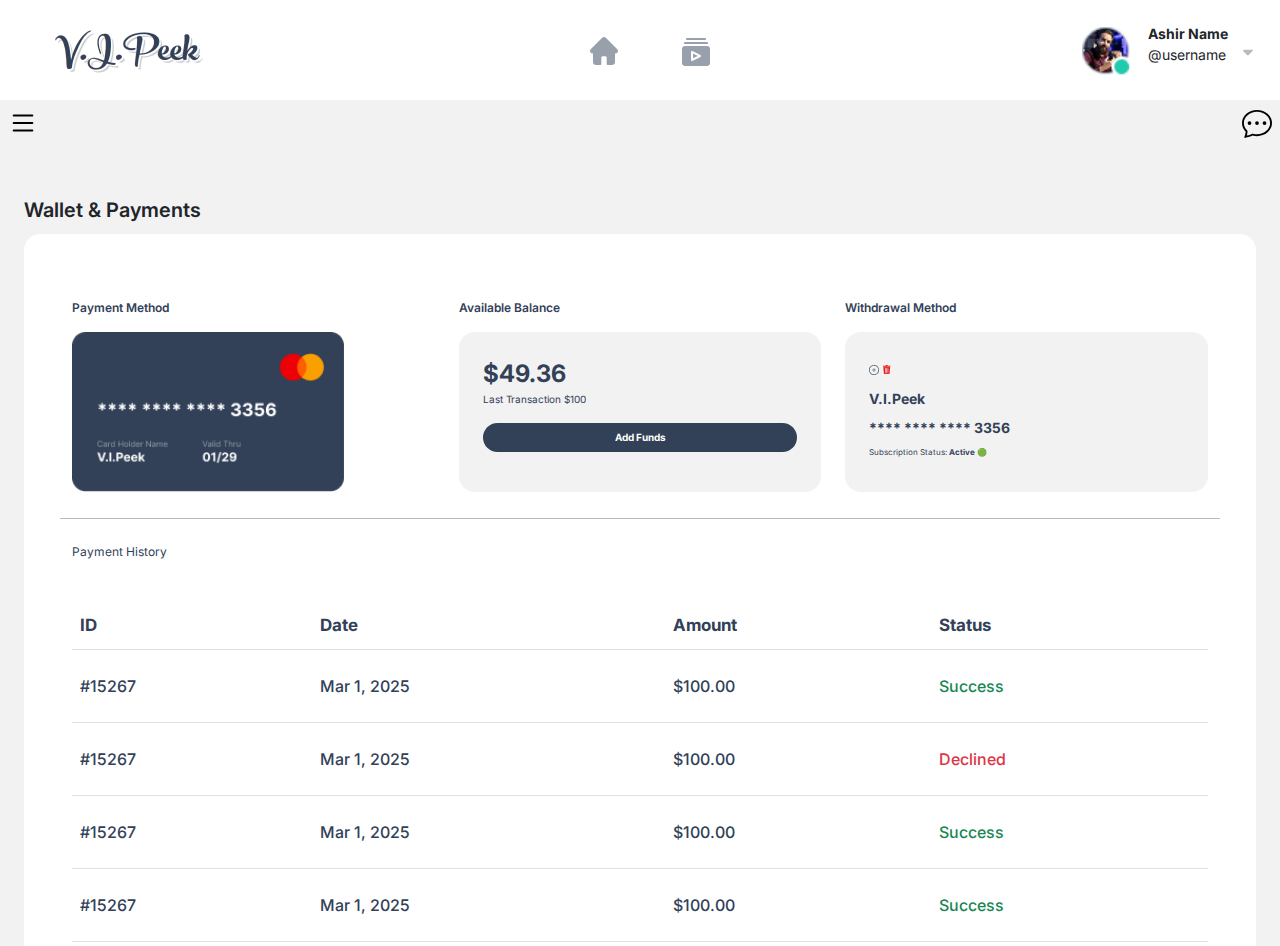
<file: wallet.html>
<!DOCTYPE html>
<html lang="en">
  <head>
    <meta charset="UTF-8" />
    <meta name="viewport" content="width=device-width, initial-scale=1.0" />

    <link
      href="https://cdn.jsdelivr.net/npm/bootstrap@5.3.3/dist/css/bootstrap.min.css"
      rel="stylesheet"
      integrity="sha384-QWTKZyjpPEjISv5WaRU9OFeRpok6YctnYmDr5pNlyT2bRjXh0JMhjY6hW+ALEwIH"
      crossorigin="anonymous"
    />
    <link rel="stylesheet" href="style.css" />
    <title>Document</title>
  </head>
  <body class="bg-light-gray">
    <nav class="navbar navbar-expand bg-white main-nav">
      <div
        class="container-fluid d-flex justify-content-between w-100 mx-xxl-5"
      >
        <div class="d-flex flex-column align-items-center">
          <img
            src="/assests/38770BF6-9C5E-4BF8-854D-470DB7F1E33C 2.png"
            alt=""
          />
          <p
            class="text-blue font-inter fw-bold brand-text m-0 d-none d-lg-block"
          >
            Exclusive Content From Top Creat
            <span><img src="/assests/Vector (11).png" alt="" /></span>rs
          </p>
        </div>

        <ul
          class="navbar-nav d-flex align-items-center gap-lg-5 me-auto mb-2 mb-lg-0 ps-5"
        >
          <li class="nav-item">
            <div class="search-bar position-relative">
              <input
                type="search"
                class="py-2 rounded-pill px-3"
                placeholder="Search"
              />
              <span
                ><img src="/assests/images.png" class="searchIcon" alt=""
              /></span>
            </div>
          </li>
          <li class="nav-item mx-lg-3 navlink1">
            <a href="/feed.html"
              ><img src="assests/Vector (3).svg" alt=""
            /></a>
          </li>
          <li class="nav-item mx-lg-3">
            <a href="/subscription.html"
              ><img src="/assests/Layer 15.svg" alt=""
            /></a>
          </li>
        </ul>
        <div class="d-flex justify-content-between align-items-center gap-3">
          <div class="position-relative">
            <a href="">
              <img src="/assests/fi-sr-bell.svg" class="img-fluid" alt=""
            /> <span
            class="bg-main-blue text-white px-2 font-14 fw-semibold rounded-3 position-absolute nav-notification"
            >
           2</span >
          </a>
           
          </div>
          <div class="position-relative">
            <a href="">
              <img
                src="/assests/fi-sr-envelope (1).svg"
                class="img-fluid mx-3"
                alt=""
              />
              <span
              class="bg-main-blue text-white px-2 font-14 fw-semibold rounded-3 position-absolute msg-notification"
              >2</span>
            </a>
            
          </div>
          <div
            class="d-flex align-items-center profile position-relative cursor-pointer"
            id="profileToggle"
          >
            <img src="/assests/Avatar.png" class="userIcon mx-3" alt="" />
            <p
              class="d-flex flex-column font-inter fw-bold font-14 d-none d-lg-flex"
            >
              Ashir Name <span class="font-xss fw-normal">@username</span>
            </p>
            <img
              src="/assests/Icon (1).png"
              class="img-fluid my-2 mx-2"
              alt=""
            />
          </div>

          <div class="menu" id="dropdownMenu">
            <ul>
              <li>
                <a href="profile.html"
                  ><img src="/assests/Icon.svg" alt="" />&nbsp;Profile</a
                >
              </li>
              <li>
                <a href="messages.html"
                  ><img
                    src="/assests/fi-sr-envelope.svg"
                    alt=""
                  />&nbsp;Messages</a
                >
              </li>
              <li>
                <a href="support.html"
                  ><img
                    src="/assests/Group 1000002901.svg"
                    alt=""
                  />&nbsp;Help</a
                >
              </li>
              <li>
                <a href="#"
                  ><img src="/assests/Group.svg" alt="" />&nbsp;Sign Out</a
                >
              </li>
            </ul>
          </div>
        </div>
      </div>
    </nav>

    <nav class="navbar navbar-expand bg-white responsive-nav">
      <div class="container-fluid w-100">
        <div class="d-flex justify-content-between w-100">
          <div class="d-flex flex-column align-items-center nav-brand">
            <img
              src="/assests/38770BF6-9C5E-4BF8-854D-470DB7F1E33C 2.png"
              alt=""
            />
          </div>
          <div
            class="collapse navbar-collapse d-flex justify-content-end"
            id="navbarSupportedContent"
          >
            <ul
              class="navbar-nav d-none d-md-flex justify-content-center align-items-center gap-5 mx-auto mb-2 mb-lg-0"
            >
              <li class="nav-item navlink1">
                <a href="feed.html"
                  ><img src="assests/Vector (3).svg" alt=""
                /></a>
              </li>
              <li class="nav-item mx-lg-3">
                <a href="subscription.html"
                  ><img src="/assests/Layer 15.svg" alt=""
                /></a>
              </li>
            </ul>

            <div
              class="d-flex align-items-center cursor-pointer profile"
              id="profileToggle2"
            >
              <img src="/assests/Avatar.png" class="userIcon mx-sm-3" alt="" />
              <p
                class="d-flex flex-column font-inter fw-bold font-14 d-none d-md-flex username-nav"
              >
                Ashir Name <span class="font-xss fw-normal">@username</span>
              </p>
              <img
                src="/assests/Icon (1).png"
                class="img-fluid my-2 mx-2"
                alt=""
              />
            </div>

            <div class="menu" id="dropdownMenu2">
              <ul>
                <li>
                  <a href="profile.html"
                    ><img src="/assests/Icon.svg" alt="" />&nbsp;Profile</a
                  >
                </li>
                <li>
                  <a href="messages.html"
                    ><img
                      src="/assests/fi-sr-envelope.svg"
                      alt=""
                    />&nbsp;Messages</a
                  >
                </li>
                <li>
                  <a href="support.html"
                    ><img
                      src="/assests/Group 1000002901.svg"
                      alt=""
                    />&nbsp;Help</a
                  >
                </li>
                <li>
                  <a href="#"
                    ><img src="/assests/Group.svg" alt="" />&nbsp;Sign Out</a
                  >
                </li>
              </ul>
            </div>
          </div>
        </div>
      </div>
    </nav>

    <main>
      <div class="container-fluid px-0">
        <div class="d-flex justify-content-between mx-2">
          <div class="sidebar-icon py-2">
            <img src="/assests/list.svg" class="sidebar-icon-width" alt="" />
          </div>
          <div class="chat-side-icon py-2" id="chatIcon">
            <img
              src="/assests/chat-dots.svg"
              class="sidebar-icon-width"
              alt=""
            />
          </div>
        </div>
        <div class="feed-wrapper d-flex justify-content-between">
          <!-- sidebar -->
          <div class="sidebar px-4" id="sideBox">
            <div
              class="sidebar-close-icon d-flex ms-auto w-100"
              id="closeSidebar"
            >
              <img src="/assests/x.svg" class="ms-auto" alt="" />
            </div>
            <ul>
              <li>
                <a href="feed.html"
                  ><img src="/assests/Vector (2).svg" alt="" /><span
                    class="sidebar-text"
                    >Home</span
                  ></a
                >
              </li>
              <li>
                <a href="profile.html"
                  ><img src="/assests/Icon (5).svg" alt="" /><span
                    class="sidebar-text"
                    >Profile</span
                  ></a
                >
              </li>
              <li>
                <a href="subscriptionmanagement.html"
                  ><img src="/assests/Subtract.svg" alt="" /><span
                    class="sidebar-text"
                    >Subscription Management</span
                  ></a
                >
              </li>
              <li>
                <a href="wallet.html"
                  ><img src="/assests/empty-wallet (1).svg" alt="" /><span
                    class="sidebar-text"
                    >Wallet & Payments</span
                  ></a
                >
              </li>
              <li class="position-relative">
                <a href="messages.html">
                  <span
                    class="text-white  rounded-2 position-absolute side-notification"
                  >
                    2</span
                  >
                  <img src="/assests/fi-sr-envelope.svg" alt="" /><span
                    class="sidebar-text"
                    >Messages</span
                  ></a
                >
              </li>
              <li>
                <a href="purchaseHistory.html"
                  ><img src="/assests/Group 1000002900.svg" alt="" /><span
                    class="sidebar-text"
                    >Purchase History</span
                  ></a
                >
              </li>
              <li>
                <a href="support.html"
                  ><img src="/assests/Group 1000002901.svg" alt="" /><span
                    class="sidebar-text"
                    >Support & Help Center</span
                  ></a
                >
              </li>
              <li>
                <a class="mt-auto" href="">
                  <img src="/assests/Group.svg" alt="" />
                  <span class="sidebar-text">Logout</span>
                </a>
              </li>
            </ul>
          </div>
          <!-- subscription or main -->
          <div class="subscription-wrapper px-md-3 mx-2">
            <div class="feed-subscription w-100 section-feed">
              <!-- your-subscription or main start -->
              <div class="feed-main1 mx-auto mt-3 mt-md-5">
                <h1>Wallet & Payments</h1>
                <div class="bg-white rounded-4 px-4  px-md-5 font-inter py-5">
                  <div
                    class="row d-flex justify-content-center justify-content-sm-between flex-wrap wallet"
                  >
                    <div
                      class="d-flex flex-column justify-content-center d-sm-block col-12 col-sm-6 col-md-4 wallet2 mb-3"
                    >
                      <h4>Payment Method</h4>
                      <img
                        src="/assests/Group 1000002914.png"
                        alt=""
                        class="img-fluid"
                      />
                    </div>
                    <div class="col-12 col-sm-6 col-md-4 mb-3">
                      <h4>Available Balance</h4>
                      <div class="bg-page rounded-4 wallet2 p-lg-4 px-3 py-4">
                        <p class="mb-0 font-24 fw-bold">$49.36</p>
                        <p class="mb-0 font-10">Last Transaction $100</p>
                        <a
                          href=""
                          class="btn bg-main-blue fw-bold px-4 text-white rounded-pill font-10 w-100 mt-3"
                          >Add Funds</a
                        >
                      </div>
                    </div>
                    <div class="col-12 col-sm-6 col-md-4 mb-3">
                      <h4 class="">Withdrawal Method</h4>
                      <div
                        class="p-4 bg-page rounded-4 p-lg-4 px-3 py-4 wallet1"
                      >
                        <div>
                          <a href="">
                            <img
                              src="/assests/Group 1 (1).png"
                              class="img-fluid edit-img"
                              alt=""
                          /></a>
                          <a href="">
                            <img
                              src="/assests/Vector (21).png"
                              class="img-fluid edit-img"
                              alt=""
                          /></a>
                        </div>
                        <div>
                          <p class="mb-0 font-14 fw-bold pt-2">V.I.Peek</p>
                          <p class="mb-0 font-14 fw-bold py-2">
                            **** **** **** 3356
                          </p>
                          <p class="mb-0 font-8">
                            Subscription Status:
                            <span class="fw-bold">Active 🟢</span>
                          </p>
                        </div>
                      </div>
                    </div>
                  </div>
                  <div>
                    <p class="py-4 text-blue font-inter text-sm">
                      Payment History
                    </p>
                    <div class="table-responsive">
                    <table class="table payment-history ">
                      <thead >
                        <tr>
                          <th>ID</th>
                          <th>Date</th>
                          <th>Amount</th>
                          <th>Status</th>
                        </tr>
                      </thead>
                      <tbody>
                        <tr>
                          <td class="py-4">#15267</td>
                          <td class="py-4 text-nowrap">Mar 1, 2025</td>
                          <td class="py-4">$100.00</td>
                          <td class="py-4 text-success">Success</td>
                        </tr>
                        <tr>
                          <td class="py-4">#15267</td>
                          <td class="py-4">Mar 1, 2025</td>
                          <td class="py-4">$100.00</td>
                          <td class="py-4 text-danger">Declined</td>
                        </tr>
                        <tr>
                          <td class="py-4">#15267</td>
                          <td class="py-4">Mar 1, 2025</td>
                          <td class="py-4">$100.00</td>
                          <td class="py-4 text-success">Success</td>
                        </tr>
                        <tr>
                          <td class="py-4">#15267</td>
                          <td class="py-4">Mar 1, 2025</td>
                          <td class="py-4">$100.00</td>
                          <td class="py-4 text-success">Success</td>
                        </tr>
                        <tr>
                          <td class="py-4">#15267</td>
                          <td class="py-4">Mar 1, 2025</td>
                          <td class="py-4">$100.00</td>
                          <td class="py-4 text-danger">Declined</td>
                        </tr>
                        <tr>
                          <td class="py-4">#15267</td>
                          <td class="py-4">Mar 1, 2025</td>
                          <td class="py-4">$100.00</td>
                          <td class="py-4 text-success">Success</td>
                        </tr>
                        <tr>
                          <td class="py-4">#15267</td>
                          <td class="py-4">Mar 1, 2025</td>
                          <td class="py-4">$100.00</td>
                          <td class="py-4 text-danger">Declined</td>
                        </tr>
                      </tbody>
                    </table>
                  </div>
                  </div>
                </div>
              </div>
            </div>
          </div>

          <!-- chat -->
  
          <div class="feed-chat px-4" id="chatBox">
            <div
              class="d-flex align-items-center justify-content-between chat-heading"
            >
              <h1 class="py-2">Chats</h1>
              <div class="chat-close-icon" id="closeChat">
                <img src="/assests/x.svg" alt="" />
              </div>
            </div>
            <div class="chat-wrapper">
              <div class="chat-icon d-flex align-items-center my-4">
                <div class="me-3">
                  <img src="/assests/Ellipse 50.png" alt="" />
                </div>
                <div class="flex position-relative">
                  <p class="chat-name mb-0">Name Here</p>
                  <p class="chat-text mb-0">His / Her Message Goes Her...</p>
                  <div
                    class="notification position-absolute my-2 d-flex align-items-center justify-content-center"
                  >
                    1
                  </div>
                </div>
              </div>

              <div class="chat-icon d-flex align-items-center my-4">
                <div class="me-3">
                  <img src="/assests/Ellipse 50 (1).png" alt="" />
                </div>
                <div class="flex position-relative">
                  <p class="chat-name mb-0">Name Here</p>
                  <p class="chat-text mb-0">His / Her Message Goes Her...</p>
                  <div
                    class="notification position-absolute my-2 d-flex align-items-center justify-content-center"
                  >
                    1
                  </div>
                </div>
              </div>

              <div class="chat-icon d-flex align-items-center my-4">
                <div class="me-3">
                  <img src="/assests/Ellipse 50 (2).png" alt="" />
                </div>
                <div class="flex position-relative">
                  <p class="chat-name mb-0">Name Here</p>
                  <p class="chat-text mb-0">His / Her Message Goes Her...</p>
                </div>
              </div>

              <div class="chat-icon d-flex align-items-center my-4">
                <div class="me-3">
                  <img src="/assests/Ellipse 50 (3).png" alt="" />
                </div>
                <div class="flex position-relative">
                  <p class="chat-name mb-0">Name Here</p>
                  <p class="chat-text mb-0">His / Her Message Goes Her...</p>
                </div>
              </div>

              <div class="chat-icon d-flex align-items-center my-4">
                <div class="me-3">
                  <img src="/assests/Ellipse 50 (4).png" alt="" />
                </div>
                <div class="flex position-relative">
                  <p class="chat-name mb-0">Name Here</p>
                  <p class="chat-text mb-0">His / Her Message Goes Her...</p>
                </div>
              </div>

              <div class="chat-icon d-flex align-items-center my-4">
                <div class="me-3">
                  <img src="/assests/Ellipse 50 (5).png" alt="" />
                </div>
                <div class="flex position-relative">
                  <p class="chat-name mb-0">Name Here</p>
                  <p class="chat-text mb-0">His / Her Message Goes Her...</p>
                </div>
              </div>

              <div class="chat-icon d-flex align-items-center my-4">
                <div class="me-3">
                  <img src="/assests/Ellipse 50 (6).png" alt="" />
                </div>
                <div class="flex position-relative">
                  <p class="chat-name mb-0">Name Here</p>
                  <p class="chat-text mb-0">His / Her Message Goes Her...</p>
                </div>
              </div>

              <div class="chat-icon d-flex align-items-center my-4">
                <div class="me-3">
                  <img src="/assests/Ellipse 50 (7).png" alt="" />
                </div>
                <div class="flex position-relative">
                  <p class="chat-name mb-0">Name Here</p>
                  <p class="chat-text mb-0">His / Her Message Goes Her...</p>
                </div>
              </div>
              <div class="chat-icon d-flex align-items-center my-4">
                <div class="me-3">
                  <img src="/assests/Ellipse 50 (7).png" alt="" />
                </div>
                <div class="flex position-relative">
                  <p class="chat-name mb-0">Name Here</p>
                  <p class="chat-text mb-0">His / Her Message Goes Her...</p>
                </div>
              </div>
              <div class="chat-icon d-flex align-items-center my-4">
                <div class="me-3">
                  <img src="/assests/Ellipse 50 (7).png" alt="" />
                </div>
                <div class="flex position-relative">
                  <p class="chat-name mb-0">Name Here</p>
                  <p class="chat-text mb-0">His / Her Message Goes Her...</p>
                </div>
              </div>
              <div class="chat-icon d-flex align-items-center my-4">
                <div class="me-3">
                  <img src="/assests/Ellipse 50 (7).png" alt="" />
                </div>
                <div class="flex position-relative">
                  <p class="chat-name mb-0">Name Here</p>
                  <p class="chat-text mb-0">His / Her Message Goes Her...</p>
                </div>
              </div>
              <div class="chat-icon d-flex align-items-center my-4">
                <div class="me-3">
                  <img src="/assests/Ellipse 50 (7).png" alt="" />
                </div>
                <div class="flex position-relative">
                  <p class="chat-name mb-0">Name Here</p>
                  <p class="chat-text mb-0">His / Her Message Goes Her...</p>
                </div>
              </div>
              <div class="chat-icon d-flex align-items-center my-4">
                <div class="me-3">
                  <img src="/assests/Ellipse 50 (7).png" alt="" />
                </div>
                <div class="flex position-relative">
                  <p class="chat-name mb-0">Name Here</p>
                  <p class="chat-text mb-0">His / Her Message Goes Her...</p>
                </div>
              </div>
              <div class="chat-icon d-flex align-items-center my-4">
                <div class="me-3">
                  <img src="/assests/Ellipse 50 (7).png" alt="" />
                </div>
                <div class="flex position-relative">
                  <p class="chat-name mb-0">Name Here</p>
                  <p class="chat-text mb-0">His / Her Message Goes Her...</p>
                </div>
              </div>
              <div class="chat-icon d-flex align-items-center my-4">
                <div class="me-3">
                  <img src="/assests/Ellipse 50 (7).png" alt="" />
                </div>
                <div class="flex position-relative">
                  <p class="chat-name mb-0">Name Here</p>
                  <p class="chat-text mb-0">His / Her Message Goes Her...</p>
                </div>
              </div>
              <div class="chat-icon d-flex align-items-center my-4">
                <div class="me-3">
                  <img src="/assests/Ellipse 50 (7).png" alt="" />
                </div>
                <div class="flex position-relative">
                  <p class="chat-name mb-0">Name Here</p>
                  <p class="chat-text mb-0">His / Her Message Goes Her...</p>
                </div>
              </div>
              <div class="chat-icon d-flex align-items-center my-4">
                <div class="me-3">
                  <img src="/assests/Ellipse 50 (7).png" alt="" />
                </div>
                <div class="flex position-relative">
                  <p class="chat-name mb-0">Name Here</p>
                  <p class="chat-text mb-0">His / Her Message Goes Her...</p>
                </div>
              </div>
              <div class="chat-icon d-flex align-items-center my-4">
                <div class="me-3">
                  <img src="/assests/Ellipse 50 (7).png" alt="" />
                </div>
                <div class="flex position-relative">
                  <p class="chat-name mb-0">Name Here</p>
                  <p class="chat-text mb-0">His / Her Message Goes Her...</p>
                </div>
              </div>
              <div class="chat-icon d-flex align-items-center my-4">
                <div class="me-3">
                  <img src="/assests/Ellipse 50 (7).png" alt="" />
                </div>
                <div class="flex position-relative">
                  <p class="chat-name mb-0">Name Here</p>
                  <p class="chat-text mb-0">His / Her Message Goes Her...</p>
                </div>
              </div>
              <div class="chat-icon d-flex align-items-center my-4">
                <div class="me-3">
                  <img src="/assests/Ellipse 50 (7).png" alt="" />
                </div>
                <div class="flex position-relative">
                  <p class="chat-name mb-0">Name Here</p>
                  <p class="chat-text mb-0">His / Her Message Goes Her...</p>
                </div>
              </div>
              <div class="chat-icon d-flex align-items-center my-4">
                <div class="me-3">
                  <img src="/assests/Ellipse 50 (7).png" alt="" />
                </div>
                <div class="flex position-relative">
                  <p class="chat-name mb-0">Name Here</p>
                  <p class="chat-text mb-0">His / Her Message Goes Her...</p>
                </div>
              </div>
            </div>
          </div>
        </div>
      </div>
    </main>

    <script src="index.js"></script>
    <script
      src="https://cdn.jsdelivr.net/npm/bootstrap@5.3.3/dist/js/bootstrap.bundle.min.js"
      integrity="sha384-YvpcrYf0tY3lHB60NNkmXc5s9fDVZLESaAA55NDzOxhy9GkcIdslK1eN7N6jIeHz"
      crossorigin="anonymous"
    ></script>
  </body>
</html>
</file>
<file: style.css>
@import url("https://fonts.googleapis.com/css2?family=Inter:ital,opsz,wght@0,14..32,100..900;1,14..32,100..900&display=swap");
@import url("https://fonts.googleapis.com/css2?family=Raleway:ital,wght@0,100..900;1,100..900&display=swap");
@import url("https://fonts.googleapis.com/css2?family=Rubik:ital,wght@0,300..900;1,300..900&display=swap");

* {
  margin: 0;
  padding: 0;
  box-sizing: border-box;
  font-family: "Inter", serif;
}
.font-inter {
  font-family: "Inter", sans-serif !important;
}
.font-raleway {
  font-family: "Raleway", sans-serif !important;
}
.font-rubik {
  font-family: "Rubik", sans-serif;
}
.font-8 {
  font-size: 8px;
  color: #324158;
}
.font-10 {
  font-size: 10px !important;
}

.font-xs {
  font-size: 13px !important;
}
.text-sm {
  font-size: 12px !important;
}
.font-14 {
  font-size: 14px !important;
}
.font-15 {
  font-size: 15px !important;
}
.font-base {
  font-size: 16px !important;
}
.font-md {
  font-size: 21px !important;
}
.font-md1 {
  font-size: 22px !important;
}
.font-24 {
  font-size: 24px !important;
}
.font-lg {
  font-size: 32px !important;
}

.font-xl {
  font-size: 36px !important;
}
.font-base {
  font-size: 16px !important;
}
.font-xxl {
  font-size: 60px !important;
}

.bg-orange {
  background: #ffd1c4 !important;
}
.bg-purple {
  background: #e0cffc !important;
}
.bg-green {
  background: #c9f2c7 !important;
}
.cursor-pointer {
  cursor: pointer;
}
.text-light-gray {
  color: #737791 !important;
}
.font-variation {
  /* font-variation-settings: "wght" 400!important; */
  max-width: 500px !important;
  text-align: center;
}

.mt-6 {
  margin-top: 7rem !important;
}
.navbar-nav-dashboard {
  list-style: none;
}
.navbar-nav li a {
  color: #324158 !important;
  font-weight: 500 !important;
}

.py-6 {
  padding: 6rem 0 !important;
}

.navbar-nav li a :active {
  font-weight: 700 !important;
}

.profile {
  position: relative;
}

/* menu (the right one) */

.menu {
  position: absolute;
  right: 20px;
  top: 100px;
  background: #fff;
  z-index: 55;
  width: 250px;
  height: 200px;
  padding: 10px 0px;
  visibility: hidden;
  opacity: 0;
  transition: transform 0.3s ease;
}
.menu li a img {
  height: 20px !important;
  margin-right: 2px !important;
}

.menu.active {
  visibility: visible;
  opacity: 1;
}

.menu li {
  list-style: none;
  padding: 10px 0;
}

.menu li a {
  text-decoration: none;
  color: #324158 !important;
}

.menu li a:hover {
  color: #324158 !important;
  font-weight: 700;
}

.bg-main-blue {
  background: #324158 !important;
}

.text-blue {
  color: #324158 !important;
}
.text-light-blue {
  color: #4079ed !important;
}
.text-blue-50 {
  color: #324158b0 !important;
}
.main-btn a {
  font-size: 17px !important;
  font-weight: 700 !important;
}

.main-btn a:nth-child(2):hover {
  background: #324158 !important;
  color: #fff;
}

.bg-header {
  background-color: #e3e3e3 !important;
}

.border-end {
  border-right-color: #324158 !important;
}

.border-start {
  border-left-color: #324158 !important;
}
.p-40 {
  padding: 40px 40px 10px 40px !important;
}
.section-feed {
  max-width: 850px;
}
.section-dashboard {
  max-width: 1300px !important;
}
.section-w {
  max-width: 1550px !important;
}

.section-w1 {
  max-width: 1100px;
}
.section-w3 {
  max-width: 750px !important;
}
.section-w2 {
  max-width: 500px;
}

.modal-body {
  width: 40vw !important;
}

.modal-backdrop {
  background-color: rgba(
    255,
    255,
    255,
    0.3
  ) !important; /* Change to your desired color */
  backdrop-filter: blur(100px); /* Adjust the blur intensity */
}

.top1 {
  top: -52px !important;
  inset: 0px;
  padding: 50px 0 !important;
}

.circle {
  height: 70px;
  width: 70px;
  background: #ffffffd3;
  border: 1px solid #fff;
  border-radius: 50%;
}

.center-div {
  position: absolute;
  top: 50%;
  left: 50%;
  transform: translate(-50%, -50%);
}

.center-div1 {
  position: absolute;
  bottom: -50px !important;
  left: 50%;
  transform: translate(-50%, -50%);
}
.bottom-10 {
  bottom: 10px !important;
}

/* .bg-page{
    background: #fff 60%!important;
} */

.bg-page {
  background: #f2f2f2;
}

.flex-grow-3 {
  flex-grow: 4;
}
.bg-blur1 {
  filter: blur(70px);
  width: 10%;
  left: -20px;
  background: linear-gradient(to right, #f2f2f2ea, #f2f2f2);

  height: 100%;
}

.bg-blur2 {
  filter: blur(70px);
  width: 10%;
  right: -20px;
  background: linear-gradient(to right, #f2f2f2ea, #f2f2f2);

  height: 100%;
}

.h-300 {
  height: 320px !important;
}

.img1 {
  height: 370px !important;
}

.img2 {
  left: 0;
  height: 450px !important;
  top: -80px;
}

.bg-blur3 {
  filter: blur(10px);
  width: 10%;
  left: -20px;
  background: linear-gradient(to right, #324158d3, #324158);
  /* background: #324158; */
  height: 100%;
  z-index: 10;
}

.bg-blur4 {
  filter: blur(10px);
  width: 15%;
  right: -20px;
  background: linear-gradient(to right, #324158d3, #324158);

  height: 100%;
  z-index: 10;
}

.bg-main-blue1 {
  background: linear-gradient(to right, #324158 6%, #324158 58%, #324158 0%);
}

.accordion-button {
  background-color: transparent !important;
  box-shadow: none !important;

  font-size: 30px !important;
}

.accordion-item {
  background-color: #ececec !important;
}

.accordion-button::after {
  background-image: url(/assests/plus.png);
}

.accordion-button:not(.collapsed)::after {
  background-image: url(/assests/xmark.png);
}

.accordion-body {
  color: #324158 !important;
  font-size: 18px !important;
}
.support-accordion .accordion-body {
  color: #324158 !important;
  font-size: 10px !important;
}
.support-accordion .accordion-button {
  background-color: transparent !important;
  box-shadow: none !important;

  font-size: 16px !important;
}

.right-0 {
  right: 0px;
  top: 10px;
}

.footer-links h1,
.footer-contact h1 {
  font-size: 24px !important;
}

.footer-links ul {
  padding: 0 !important;
}

.footer-links ul li {
  list-style: none;
  font-size: 16px !important;
  font-family: "Inter", sans-serif;
  line-height: 2.5rem !important;
}

.footer-links ul li a {
  color: #324158 !important;
  text-decoration: none;
}

.footer-logo img {
  margin-top: -60px;

  margin-left: -70px;
}

/* signup page */

.signup-logo {
  margin-left: -45px !important;
}

.form {
  max-width: 600px !important;
}

.form input {
  background: transparent;
  border: none !important;
  border-bottom: 2px solid #32415896 !important ;
  font-family: "Inter" !important;
  position: relative;
}
.form input:focus {
  border-bottom: 2px solid #324158;
  outline: none;
}

.eye {
  right: 10px;
  top: 10px;
}

input[type="checkbox"] {
  transform: scale(1.5);
}
input[type="text"] {
  -webkit-text-security: none !important;
}

.hr {
  margin-top: 30px !important;
  height: 2px !important;
  background: #32415888 !important;
}
.or {
  margin-top: -14px;
  background: #fff !important;
  width: 30px;
}

.swiper-slide {
  width: 250px !important;
  height: 450px !important;
  border-radius: 20px;
  transition: all 0.4s ease-in-out;
}

/* Active slide - expanded container */
.swiper-slide-active {
  width: 400px !important;
  height: 450px !important;
}

/* Image styling for ALL slides */
.swiper-slide img {
  /* width: 250px !important;  */
  height: auto !important; /* Natural height */
  max-width: 100%; /* Constrain to container */
  max-height: 100%; /* Constrain to container */
}

/* Active slide image - force full width */
.swiper-slide-active img {
  width: 100% !important; /* Fill container width */
  height: 450px !important;
}

/* ***************************************creator */

.swiper-slide1 {
  /* width: 250px !important; */
  height: 650px !important;
  border-radius: 20px;
  transition: all 0.4s ease-in-out;
}

/* Active slide - expanded container */
.swiper-slide-active1 {
  width: 400px !important;
  height: 650px !important;
}

/* Image styling for ALL slides */
.swiper-slide img {
  /* width: 250px !important;  */
  height: auto !important; /* Natural height */
  max-width: 100%; /* Constrain to container */
  max-height: 100%; /* Constrain to container */
}

/* Active slide image - force full width */
.swiper-slide-active img {
  width: 100% !important; /* Fill container width */
  height: 650px !important;
}

.signin a {
  text-decoration: none;
}

/* **************************************** Feed ************************************************* */

.brand-text {
  font-size: 10px !important;
}
.brand-text img {
  width: 12px !important;
}

.main-nav,
.responsive-nav {
  height: 100px !important;
}
.p1-40 {
  padding: 40px !important;
}

.userIcon {
  height: 50px !important;
  width: 50px !important;
}
.search-bar input {
  width: 550px;
  border: 2px solid #ececec;
}
.searchIcon {
  height: 20px !important;
  position: absolute;
  right: 20px;
  top: 10px;
}

input::placeholder {
  color: #aaa; /* Lighter placeholder text */
}
.search-bar input:focus {
  outline: none;
}
.nav-item a {
  position: relative;
  text-decoration: none; /* Removes default underline */
  color: black; /* Adjust color as needed */
  padding-bottom: 5px; /* Space for the underline */
}
.nav-item-dashboard a {
  color: #fff !important;
}
.navbar-nav .nav-item a.active {
  position: relative;
}
.navbar-nav .nav-item a.active::after {
  content: "";
  position: absolute;
  height: 3px;
  width: 70px !important;

  background: #324158;
  bottom: -10px;
  left: -20px;
}
.nav-notification {
  top: -8px;
  right: -15px;
}
.msg-notification {
  top: -8px;
  right: 0px;
}
.nav-item a::after {
  content: "";
}

.nav-item a:hover::after {
  width: 100px;
}
.bg-light-gray {
  background: #f2f2f2 !important;
  height: 100% !important;
}

.sidebar {
  padding-top: 2rem !important;
}
.side-notification {
  top: -6px;
  font-size: 10px !important;
  font-weight: bolder !important;
  left: 10px;

  padding: 0 6px;
  height: 25px;
  width: 20px;
  text-align: center;
  background: #324158;
}
.sidebar ul li {
  list-style: none;

  margin: 1.6rem 0 !important;
}

.sidebar ul li a {
  font-family: "Inter" !important;
  font-weight: 500 !important;
  font-size: 16px !important;
  line-height: 28px !important;
  letter-spacing: -2% !important;
  text-decoration: none;
  color: #324158 !important;
}
.sidebar ul li a:visited,
.sidebar ul li a:hover {
  font-weight: 700 !important;
}
.sidebar ul {
  padding-left: 1rem !important;
}

.sidebar ul li a img {
  height: 22px !important;
  width: 22px !important;
  margin-right: 10px;
}

.sidebar .sidebar-text {
  margin-left: 0.5rem !important;
}
.sidebar {
  width: 18% !important;
  background: #fff !important;
  height: calc(100vh - 100px) !important;
  overflow-y: auto;
}
.subscription-wrapper {
  height: calc(100vh - 100px) !important;
  width: 60% !important;
  overflow-y: auto;
  display: flex;
  justify-content: center;
}
.creator-wrapper {
  height: calc(100vh - 100px) !important;
  width: 74% !important;
  overflow-y: auto;
  display: flex;
  justify-content: center;
}

.message-wrapper {
  height: calc(100vh - 100px) !important;
  width: 60% !important;
  display: flex;

  justify-content: center;
}

.subscription-wrapper::-webkit-scrollbar,
.feed-chat::-webkit-scrollbar,
.sidebar::-webkit-scrollbar {
  width: 0;
}
.feed-chat {
  width: 20% !important;
  background: #fff !important;
  height: calc(100vh - 100px) !important;
  overflow-y: auto !important;
}
.feed-subscription {
  width: 100% !important;
}
.creator-dashboard {
  width: 100% !important;
}
.chat-wrapper {
  min-height: calc(100vh - 100px) !important;
  overflow-y: auto;
}
nav .main-nav {
  display: flex;
}
.responsive-nav {
  display: none !important;
}

.feed-chat h1 {
  font-family: "Inter" !important;
  font-weight: 500 !important;
  font-size: 16px !important;
  line-height: 28px !important;
  letter-spacing: -2% !important;
}
.chat-heading {
  border-bottom: 1px solid #b5bac3;
}

.feed-chat .chat-icon {
  width: 50 !important;
  height: 50 !important;

  border-radius: 50% !important;
}

.feed-chat .chat-icon .icon-name,
.feed-chat .chat-icon .chat-text {
  font-family: "Inter";
  font-weight: 500 !important;
  font-size: 13px;
  opacity: 0.5;
  letter-spacing: 0px;
  color: #324158;
}
.message-header h5,
.message-header p {
  font-family: "Inter";
  font-weight: 500 !important;
  font-size: 13px;
}

.message-header {
  border-bottom: 1px solid #b5bac3;
  padding: 1rem 0;
}

.feed-chat .notification {
  height: 16px !important;
  width: 16px !important;
  background: #324158 !important;
  color: #fff !important;
  border-radius: 50% !important;
  font-size: 12px !important;
  right: -25px;
  top: 15px;
}

.feed-main1 h1 {
  font-family: "Inter";
  font-weight: 600;
  font-size: 20px;
  line-height: 32px;
  letter-spacing: 0px;
}

.feed-title img {
  border-radius: 50% !important;
}
.feed-title .profile-name {
  font-family: "Inter";
  font-weight: 700;
  font-size: 20px;
  line-height: 32px;
  letter-spacing: -2%;
}

.feed-title .designation,
.creator-name {
  font-family: "Inter";
  font-weight: 500;
  font-size: 15px;
  line-height: 24px;
}
.feed-wrapper .post-img {
  min-height: 100% !important;
  width: 100%;
}

.profession {
  font-family: "Inter";
  font-weight: 500;
  font-size: 8px;
  line-height: 24px;
  letter-spacing: -2%;
  text-align: center;
}
.creator-description {
  font-family: "Inter";
  font-weight: 500;
  font-size: 8px;
  line-height: 10px;
  color: #b5bac3 !important;
  text-align: center;
}

.feed-img-11,
.feed-img-22 {
  width: 100%; /* Removed !important to allow flexibility */
  height: auto; /* Maintain aspect ratio */
}

.post-img img {
  width: 100%;
  height: 100%;
}

.order-111 {
  order: -1 !important;
}

.see_more {
  position: relative;
  display: inline-block;
}
.sidebar li:last-child a {
  position: absolute;
  bottom: 40px;
}
.arrow-more {
  position: relative;
  display: inline-block;
}

.arrow-more::after {
  content: "";
  position: absolute;
  width: 100%;
  height: 100%;
  background: url(/assests/arrow.svg) center center no-repeat; /* Center the image */
  background-size: contain; /* Ensures the image scales nicely */
  background-color: rgba(50, 65, 88, 0.7);
  background-size: 20px 20px;
  top: 0;
  left: 0;
  display: flex;
  align-items: center;
  justify-content: center;

  border-radius: 50% !important;

  opacity: 1;
  transition: opacity 0.3s ease-in-out;
}
.video-play img{
  width: 100%!important;
  
}
.video-play {
  position: relative;
  display: inline-block;
}

.video-play::after {
  content: "";
  position: absolute;
  width: 100%;
  height: 100%;
  background: url(/assests/play.svg) center center no-repeat; /* Center the image */
  background-size: contain; /* Ensures the image scales nicely */
  background-color: rgba(50, 65, 88, 0.3);
  background-size: 40px 40px;
  top: 0;
  left: 0;
  display: flex;
  align-items: center;
  justify-content: center;
  opacity: 1;
  transition: opacity 0.3s ease-in-out;
}

.see_more::after {
  content: "See More";
  position: absolute;
  width: 100%;
  height: 100%;
  background-color: rgba(50, 65, 88, 0.7);
  top: 0;
  left: 0;
  color: white;
  font-size: 8px;
  font-weight: bold;
  display: flex;
  align-items: center;
  justify-content: center;
  text-transform: uppercase;
  border-radius: 4px;
  opacity: 0;
  transition: opacity 0.3s ease-in-out;
}

.see_more::after {
  opacity: 1;
}

.more-info {
  top: 30px;
  right: 30px;
}

.like-section {
  font-family: "Inter";
  font-weight: 500;
  font-size: 20px;
  line-height: 24px;
  letter-spacing: -2%;
  color: #324158;
  border-top: 1px solid #b5bac3;
}
.like-section a {
  text-decoration: none;
  color: #324158;
}
#chatIcon {
  display: none;
}

.sidebar-icon {
  display: none;
}

.chat-side-icon img {
  height: 30px;
  width: 30px;
}
.post-text p {
  font-family: "Inter", sans-serif;
  font-size: 15px;
  color: #324158;
}

#sidebar-close-icon {
  display: none !important;
}
#closeChat,
#closeSidebar {
  display: none !important;
}

.center-creator-img {
  top: 35%;
  left: 50%;
  transform: translate(-50%, -50%);
}

.subscription-bg-img img {
  width: 100%;
}

.featured-img {
  top: -267px;
  height: 450px !important;
}

.featured-subscription .featured-img {
  top: -167px;
  height: 280px !important;
}
.chat-name,
.chat-text {
  font-family: "Inter";
  font-weight: 500;
  font-size: 13px;

  letter-spacing: 0px;
}
.bg-blur-explore {
  filter: blur(40px);
  position: absolute;

  background: linear-gradient(to top, #fff, #fff);
  top: -200px;
  width: 100%;
  height: 200px;
  z-index: 2;
}

/* profile  */

.profile-form label {
  font-family: "Inter";
  font-weight: 600;
  font-size: 10px;
  letter-spacing: 1px;
  color: #324158B5!important;
}
.profile-form form input,
.profile-form form select {
  border: none;
  border-bottom: 2px solid #3241588a;
  border-radius: 0;
  padding: 0;
  margin-bottom: 20px !important;
  font-family: "Inter";
  font-weight: 600;
  font-size: 14px;
  line-height: 35px;
  letter-spacing: 1px ;
  color: #324158;
}
.wallet h4{
  font-family: Inter;
font-weight: 600;
font-size: 12px;
line-height: 32px;
letter-spacing: 0px;
color: #324158!important;

}


.wallet{
  color: #324158;
}

.profile-form input::placeholder{
  color: #324158!important;

}
.input-img2 {
  position: absolute;
  bottom: 10px;
  right: 10px;
}
.input-img3 {
  position: absolute;
  bottom: 10px;
  right: 10px;
}
.input-img4 {
  position: absolute;
  bottom: 30px;
  right: 30px;
}

.form-control:focus,
.form-control:focus-visible {
  box-shadow: none !important;
  background: none;
  outline: none !important;
}

.subscription-managemnet-wrapper,
.wallet {
  border-bottom: 1px solid #b5bac3;
  padding: 10px 0rem;
}
.subscription-management-tile img {
  padding: 0 20px 0 0 !important;
}
.subscription-management-tile h6 {
  font-family: "Inter";
  font-weight: 700;
  font-size: 14px;
  letter-spacing: 0px;
}
.subscription-management-tile p {
  font-family: "Inter";
  font-weight: 500;
  font-size: 8px;
  letter-spacing: 0px;
}

.subscription-cancel h5 {
  font-family: "Inter";
  font-weight: 500;
  font-size: 10px;
  color: #e71b1b;
  letter-spacing: 0px;
}
.subscription-cancel p {
  font-family: "Inter";
  font-weight: 500;
  font-size: 8px;

  letter-spacing: 0px;
}
.feed11 input {
  height: 10px;
  width: 10px;
  margin: auto 1rem auto 0;
}
.payment-history th {
  font-family: "Inter";
  font-weight: 700;
  font-size: 17px;
  line-height: 32px;
  letter-spacing: 0px;
  color: #324158;
}

.payment-history td {
  font-family: "Inter";
  font-weight: 500;
  font-size: 16px;
  color: #324158;

  font-variant-numeric: lining-nums proportional-nums;
}
.support-form input::placeholder {
  color: #32415880 !important;
  letter-spacing: 1px;
}
.support-form select option[disabled] {
  color: #32415880 !important;
  letter-spacing: 1px;
}
.support-form .select-img {
  top: 15px;
  right: 0;
}
.wallet2,
.wallet1 {
  min-height: 160px !important;
}

.wallet2 img {
  min-height: 160px;
}
.message-receive .bg-message {
  background: #b5bac37d;
  color: #324158;
  width: fit-content;
  font-family: "Inter";
  font-weight: 500;
  font-size: 13px;
  /* line-height: 32px; */
  letter-spacing: 0px;
}
.message-receive img {
  height: 16px !important;
  width: 16px !important;
  bottom: 20px;
  left: -20px;
}
.message-sent .bg-message {
  background: #324158;
  color: #fff;
  width: fit-content;
  font-family: "Inter";
  font-weight: 500;
  font-size: 13px;
  margin-top: 8px;
  letter-spacing: 0px;
}
.message-sent img {
  height: 16px !important;
  width: 16px !important;
  bottom: 20px;
  right: -20px;
}

.deactivate {
  font-family: "Inter";
  font-weight: 600;
  font-size: 7px;
  line-height: 20px;
  letter-spacing: 0px;
  color: #b5bac3;
}
.input-field {
  border: none;
  background-color: #f2f2f2 !important;
}

.message-body {
  height: calc(100vh - 400px) !important;
  width: 100%;
  padding: 0 20px;
  overflow-y: auto;
  overflow-x: none;
}
.message-body::-webkit-scrollbar {
  width: 0;
}

.sidebar-dashboard {
  width: 15% !important;
}
.creator-img {
  border-radius: 50% !important;
}

/* Dashboard panel */

.profile-text p {
  font-weight: 400;
  font-size: 11px;
  line-height: 20px;
  letter-spacing: -2%;

  color: #b5bac3;
}
.profile-text span {
  font-weight: 700;
  font-size: 20px;
  line-height: 32px;
  letter-spacing: -2%;

  color: #324158;
}
.sidebar ul li a.active {
  font-weight: bold !important; /* Change to desired weight */
  color: #324158 !important; /* Change to desired color */
}
.subscribed-right- {
  right: 18px;
  top: 10px;
}
#profileImage {
  height: 80px !important;
  width: 80px !important;
}
/* responsive */

/* homepage */

@media screen and (max-width: 1750px) {
  .feed-chat {
    width: 23% !important;
  }
  .sidebar {
    width: 22% !important;
  }

  .search-bar input {
    width: 400px;
    border: 2px solid #ececec;
  }
}

@media screen and (max-width: 1480px) {
  .search-bar input {
    width: 350px;
    border: 2px solid #ececec;
  }
  .feed-chat .chat-text {
    font-size: 12px !important;
  }
  .sidebar .sidebar-text {
    font-size: 14px !important;
  }
  .sidebar ul li a img {
    margin-right: 5px !important;
  }
  .subscription-wrapper100 {
    width: 58% !important;
  }
  .message-wrapper {
    width: 100% !important;
  }

  .p1-40 {
    padding: 30px !important;
  }
  .font-xxl {
    font-size: 55px !important;
  }
  .sidebar {
    width: 24% !important;
  }
  .sidebar-dashboard {
    width: 18% !important;
  }
  .feed-chat {
    width: 26.5% !important;
  }
  .center-creator-img {
    top: 28% !important;
  }
}
@media screen and (max-width: 1400px) {
  .menu {
    right: 0;
    width: 220px;
  }
}

@media screen and (max-width: 1280px) {
  #chatBox {
    display: none;
  }
  .navbar-nav .nav-item a.active {
    position: relative;
  }
  .navbar-nav .nav-item a.active::after {
    content: "";
    position: absolute;
    height: 3px;
    width: 70px !important;

    background: #324158;
    bottom: -10px;
    left: -20px;
  }

  .main-nav {
    display: none !important;
  }
  #closeChat,
  #closeSidebar {
    display: flex !important;
  }

  .responsive-nav {
    display: block !important;
  }
  .sidebar {
    position: absolute;
    width: 30% !important;
    z-index: 10;
    display: none;
  }
  .sidebar-dashboard {
    width: 27% !important;
  }
  .feed-chat {
    position: absolute;
    width: 32% !important;
    z-index: 10;
    right: 0;
    display: none;
    /* transition: all 5s; */
  }
  #chatIcon,
  .sidebar-icon {
    display: flex;
  }
  .featured-subscription .featured-img {
    top: -170px;
    height: 280px !important;
  }

  .subscription-wrapper {
    height: calc(100vh - 100px) !important;
    width: 100% !important;
  }
  .creator-wrapper {
    width: 100% !important;
  }
  .sidebar-icon-width {
    height: 30px !important;
    width: 30px !important;
    /* margin-left: 20px !important; */
  }
  .chat-side-icon {
    height: 30px !important;
    width: 30px !important;
  }
  .chat-close-icon img,
  .sidebar-close-icon img {
    width: 30px !important;
    height: 30px !important;
  }

  #chatBox {
    display: none;
  }
  .font-xxl {
    font-size: 44px !important;
  }
  .font-md1 {
    font-size: 20px;
  }
  .sidebar {
    padding-top: 0rem !important;
  }
  .section-feed {
    max-width: 100% !important;
  }
  .modal-body {
    width: 65vw !important;
  }
  .exclusivecontent .font-xl {
    font-size: 26px !important;
  }
  .exclusivecontent .font-lg {
    font-size: 22px !important;
  }
  .center-creator-img {
    top: 43% !important;
  }
}
@media screen and (max-width: 1100px) {
  .center-creator-img {
    top: 40% !important;
  }
}
@media screen and (max-width: 998px) {
  .footer-links h1,
  .footer-contact h1 {
    font-size: 20px !important;
  }
  .footer-links ul li a {
    font-size: 14px !important;
  }
  .footer-contact .font-xs {
    font-size: 11px !important;
  }
  .footer-logo img {
    max-width: 280px !important;
  }
  .footer-logo .font-base {
    font-size: 14px !important;
  }
  .bg-blur3 {
    display: none;
  }
  .w-48 {
    width: 48%;
  }

  .bg-blur4 {
    display: none;
  }

  .feed-chat {
    position: absolute;
    width: 35% !important;
    z-index: 10;
    right: 0;
    display: none;
    /* transition: all 5s; */
  }

  .center-creator-img {
    top: 34% !important;
    left: 50%;
    transform: translate(-50%, -50%);
  }
  .sidebar {
    position: absolute;
    width: 40% !important;
    z-index: 10;
    display: none;
  }
  .sidebar-dashboard {
    width: 32% !important;
  }
  .feed-chat {
    position: absolute;
    width: 40% !important;
    z-index: 10;
    right: 0;
    display: none;
  }

  .signin img {
    height: 15px !important;
  }
  .signin a span {
    font-size: 12px !important;
  }

  .exclusivecontent {
    overflow-y: hidden;
    overflow-x: auto;
  }
  .exclusivecontent::-webkit-scrollbar,
  .feed-main1 .bg-white ::-webkit-scrollbar {
    width: 0;
  }
  .exclusivecontent .font-xl {
    font-size: 22px !important;
    text-wrap-mode: nowrap;
    margin-left: 250px !important;
  }
  .exclusivecontent .font-lg {
    font-size: 18px !important;
    min-width: 200px;
    text-align: center;
  }
}
@media screen and (max-width: 767px) {
  .font-xl {
    font-size: 24px !important;
  }

  .center-creator-img {
    top: 42% !important;
  }

  .payment-history td {
    min-width: 150px !important;
  }
  .font-xxl {
    font-size: 36px !important;
  }
  .font-lg {
    font-size: 18px !important;
  }

  .ms-500 {
    margin-left: 250px !important;
  }
  .modal-body {
    width: 75vw !important;
  }

  .sidebar {
    position: absolute;
    width: 40% !important;
    z-index: 10;
    display: none;
  }

  .feed-chat {
    position: absolute;
    width: 43% !important;
    z-index: 10;
    right: 0;
    display: none;
  }
  #chatIcon {
    display: flex;
  }
  .sidebar-icon-width {
    height: 25px !important;
    width: 25px !important;
    /* margin-left: 15px !important; */
  }
  .chat-side-icon {
    height: 25px !important;
    width: 25px !important;
  }
  .center-creator-img {
    top: 35%;
    left: 50%;
    transform: translate(-50%, -50%);
  }
  .input-img4 {
    position: absolute;
    bottom: 30px;
    right: 10px;
  }
  .exclusivecontent .font-xl {
    margin-left: 350px !important;
  }
  .homepage-accordion .accordion-button {
    font-size: 20px !important;
  }
  .homepage-accordion .accordion-body {
    font-size: 16px !important;
  }
}

@media screen and (max-width: 700px) {
  .menu {
    right: 0;
    width: 200px;
  }
  .sidebar {
    position: absolute;
    width: 50% !important;
    z-index: 10;
    display: none;
  }
  .sidebar-dashboard {
    width: 42% !important;
  }
  .feed-chat {
    position: absolute;
    width: 50% !important;
    z-index: 10;
    right: 0;
    display: none;
  }
  .modal-body {
    width: 82vw !important;
  }
  .exclusivecontent .font-xl {
    margin-left: 470px !important;
  }
  .center-creator-img {
    top: 38% !important;
  }
}

@media screen and (max-width: 576px) {
  .message-sent .bg-message,
  .message-receive .bg-message {
    font-size: 12px !important;
  }
  .nav-brand {
    margin-left: -45px;
  }
  .font-base {
    font-size: 14px !important;
  }
  .font-xl {
    font-size: 24px !important;
  }
  .font-lg {
    font-size: 18px !important;
  }
  .exclusivecontent-wrapper {
    margin: 0px 10px !important;
  }

  .font-md {
    font-size: 16px !important;
  }

  .exclusivecontent .font-xl {
    margin-left: 650px !important;
    font-size: 16px !important;
  }
  .exclusivecontent .font-lg {
    font-size: 14px !important;
  }
  .exclusivecontent .font-xs {
    font-size: 10px !important;
  }

  .top1 {
    padding: 35px 0 !important;
  }
  .accordion-button {
    font-size: 16px !important;
  }
  .bg-blur1,
  .bg-blur1 {
    display: none;
  }
  .username-nav {
    display: none !important;
  }
  .font-xxl {
    font-size: 24px !important;
  }
  .featured .font-xxl {
    font-size: 24px !important;
  }
  .featured .font-md1 {
    font-size: 12px !important;
  }
  .main-btn a {
    font-size: 12px !important;
  }
  .featured a {
    font-size: 12px !important;
  }
  .font-md1 {
    font-size: 16px !important;
  }
  .text-base {
    font-size: 12px !important;
  }
  .circle {
    height: 50px;
    width: 50px;
  }

  .creator .text-width {
    max-width: 250px;
  }

  .like-section {
    font-family: "Inter";
    font-weight: 500;
    font-size: 12px;
    line-height: 24px;
    letter-spacing: -2%;
    color: #324158;
    border-top: 1px solid #b5bac3;
  }

  .like-section img {
    height: 20px !important;
    width: 20px !important;
  }
  .more-info {
    top: 10px;
    right: 15px;
  }
  .feed-title .profile-name {
    font-family: "Inter";
    font-weight: 700;
    font-size: 16px;
    line-height: 32px;
    letter-spacing: -2%;
  }

  .feed-title .designation {
    font-family: "Inter";
    font-weight: 500;
    font-size: 12px;
    line-height: 24px;
    letter-spacing: -2%;
  }
  .post-text p {
    font-size: 14px;
  }
  .sidebar-icon-width {
    height: 20px !important;
    width: 20px !important;
    /* margin-left: 10px !important; */
  }
  .chat-side-icon img {
    height: 20px !important;
    width: 20px !important;
  }
  .sidebar {
    position: absolute;
    width: 70% !important;
    z-index: 10;
    display: none;
  }
  .sidebar-dashboard {
    width: 55% !important;
  }
  .sidebar {
    padding-top: 0.5rem !important;
  }
  .feed-chat {
    position: absolute;
    width: 70% !important;
    z-index: 10;
    right: 0;
    display: none;
  }

  .subscription-managemnet-wrapper {
    border-bottom: 1px solid #b5bac3;
    padding: 10px 0rem;
  }
  .subscription-cancel {
    padding: 0px !important;
  }
  .payment-history {
    overflow-x: auto;
  }
  .input-field {
    width: 100%;
  }
  .modal {
    height: 100vh !important;
  }
  .modal-body {
    width: 90vw !important;
    z-index: 10;
  }
  .signin a span {
    font-size: 12px !important;
  }
  .signin-content p {
    font-size: 12px !important;
  }
  .signin img {
    height: 13px !important;
  }
  .modal-body .font-xxl {
    font-size: 20px !important;
  }
  .right-0 {
    right: 0px;
  }
  input[type="checkbox"] {
    transform: scale(1);
  }
  .support-accordion .accordion-button {
    font-size: 12px !important;
  }

  .or {
    font-size: 12px !important;
    margin-top: -10px;
  }
  .signup-logo {
    margin-left: -20px !important;
  }
  .center-creator-img {
    top: 47% !important;
  }
}

@media screen and (max-width: 425px) {
  .nav-icon-p {
    display: none !important;
  }
  .nav-icon1 img {
    margin-right: 0px !important;
  }
  .p-40 {
    padding: 20px !important;
  }
  .sidebar {
    position: absolute;
    width: 80% !important;
    z-index: 10;
    display: none;
  }

  .feed-chat {
    position: absolute;
    width: 85% !important;
    z-index: 10;
    right: 0;
    display: none;
  }
  .sidebar ul {
    padding: 0px;
  }
  .more-info {
    top: 10px;
    right: 10px;
  }
  .subscription-management-tile h6 {
    font-family: "Inter";
    font-weight: 700;
    font-size: 12px;
    letter-spacing: 0px;
  }

  .exclusivecontent .font-xl {
    font-size: 16px !important;
    margin-left: 700px !important;
  }
  .center-creator-img {
    top: 40%!important;}
}
</file>
